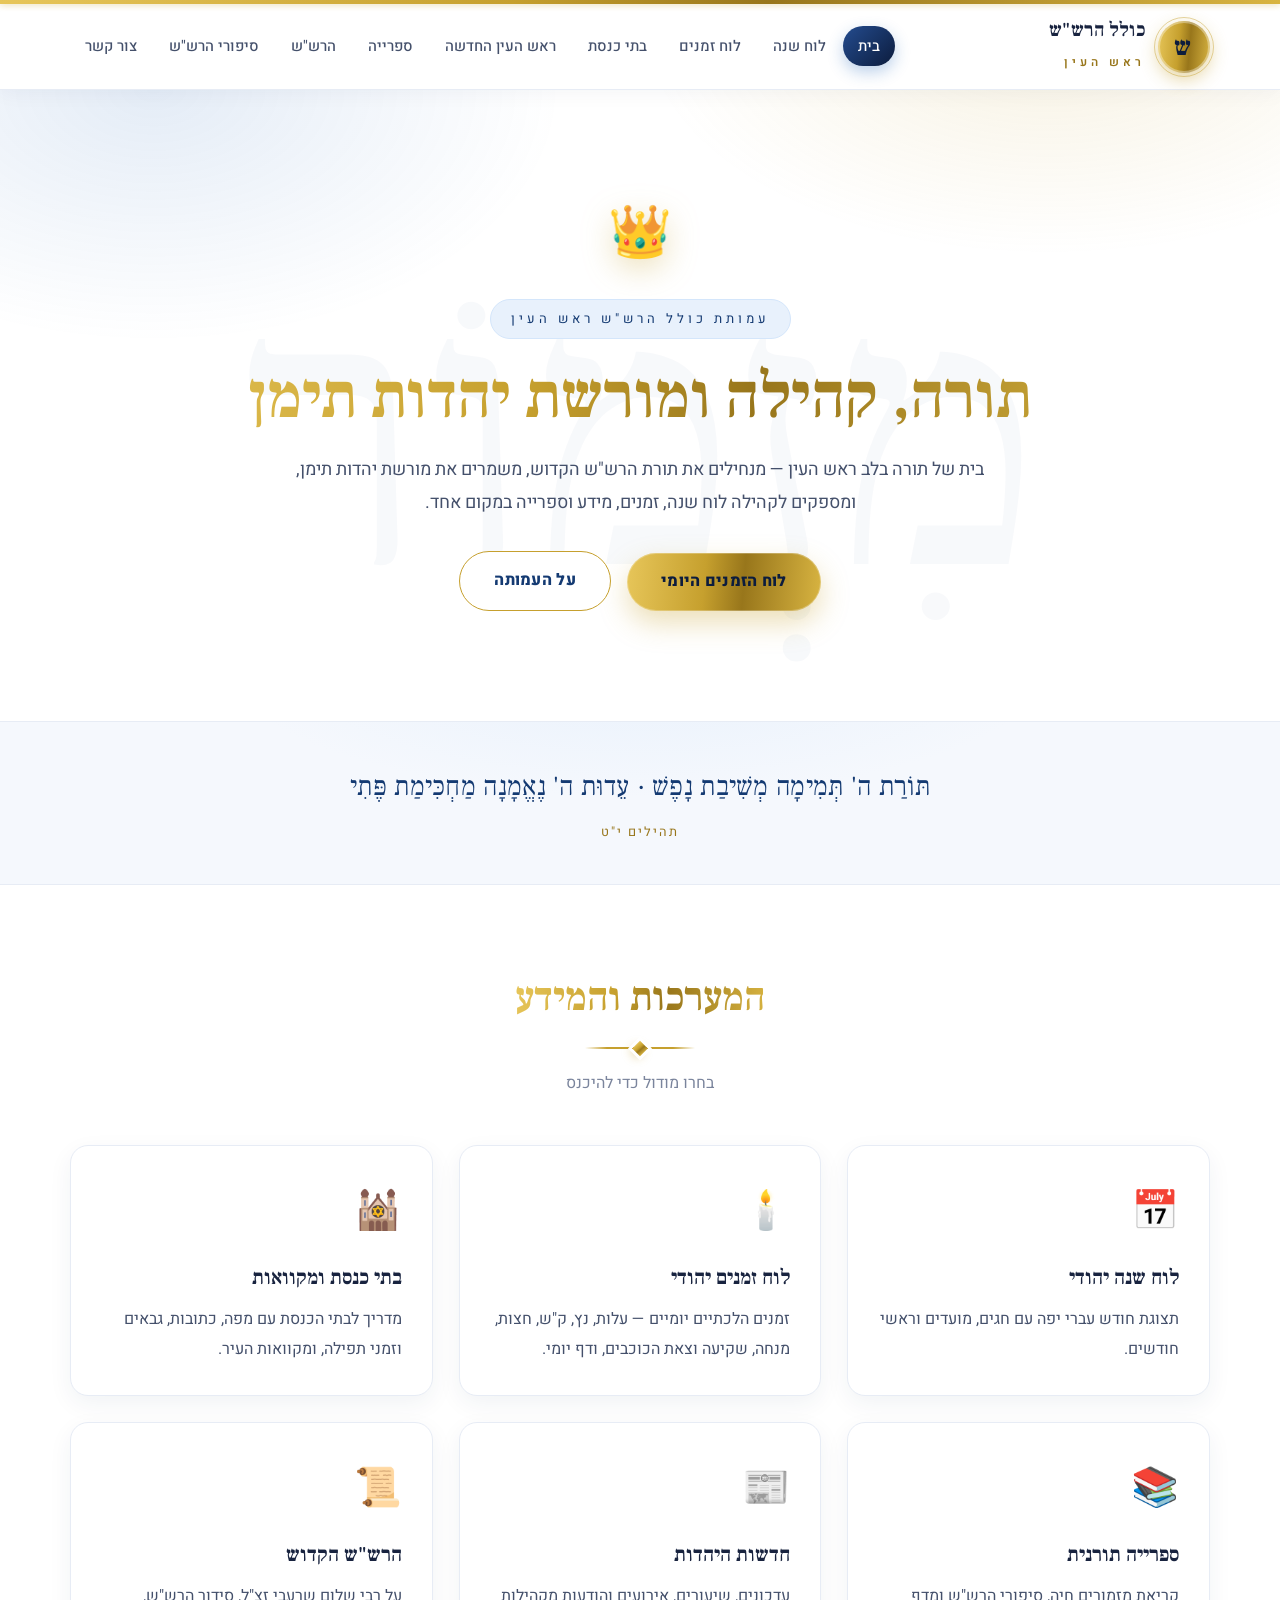
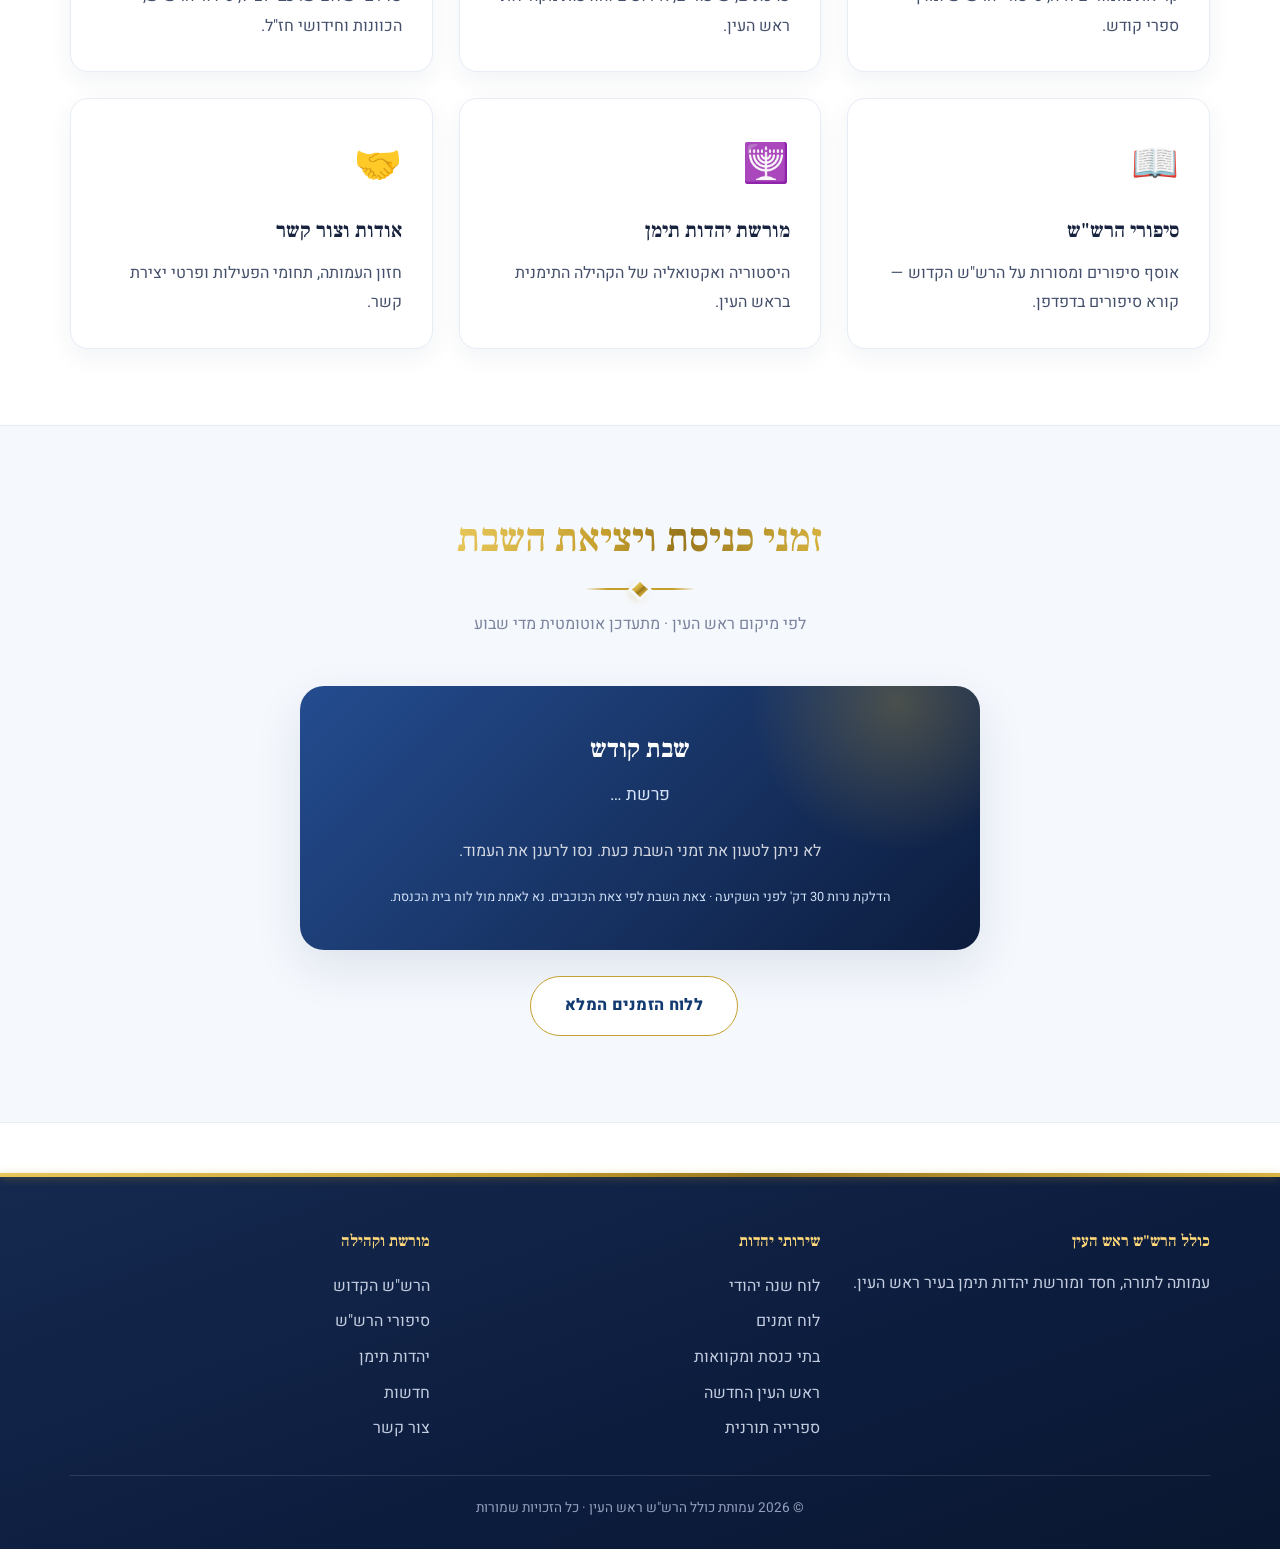
<file: index.html>
<!DOCTYPE html>
<html lang="he" dir="rtl">
<head>
  <meta charset="UTF-8">
  <meta name="viewport" content="width=device-width, initial-scale=1.0">
  <title>כולל הרש"ש ראש העין | תורה, קהילה ומורשת יהדות תימן</title>
  <meta name="description" content="עמותת כולל הרש&quot;ש ראש העין - לוח שנה ולוח זמנים יהודי, חדשות, בתי כנסת ומקוואות, ספרייה תורנית, תורת הרש&quot;ש ומורשת יהדות תימן.">
  <link rel="preconnect" href="https://fonts.googleapis.com">
  <link href="https://fonts.googleapis.com/css2?family=Heebo:wght@400;500;700;800&family=Frank+Ruhl+Libre:wght@500;700;900&display=swap" rel="stylesheet">
  <link rel="stylesheet" href="style.css">
</head>
<body>
  <div id="app-header"></div>

  <!-- Hero -->
  <section class="hero">
    <div class="container">
      <div class="crown">👑</div>
      <div class="sub">עמותת כולל הרש"ש ראש העין</div>
      <h1 class="gold-text">תורה, קהילה ומורשת יהדות תימן</h1>
      <p class="lead">בית של תורה בלב ראש העין — מנחילים את תורת הרש"ש הקדוש, משמרים את מורשת יהדות תימן, ומספקים לקהילה לוח שנה, זמנים, מידע וספרייה במקום אחד.</p>
      <a class="btn" href="luach.html">לוח הזמנים היומי</a>
      <a class="btn ghost" href="about.html">על העמותה</a>
    </div>
  </section>

  <!-- פסוק קודש -->
  <section class="verse-band">
    <div class="container">
      <div class="verse">תּוֹרַת ה' תְּמִימָה מְשִׁיבַת נָפֶשׁ · עֵדוּת ה' נֶאֱמָנָה מַחְכִּימַת פֶּתִי</div>
      <small>תהילים י"ט</small>
    </div>
  </section>

  <!-- פורטל מערכות -->
  <section class="section">
    <div class="container">
      <div class="section-title">
        <h2 class="gold-text">המערכות והמידע</h2>
        <p>בחרו מודול כדי להיכנס</p>
      </div>
      <div class="grid">
        <a class="card" href="calendar.html">
          <div class="ico">📅</div>
          <h3>לוח שנה יהודי</h3>
          <p>תצוגת חודש עברי יפה עם חגים, מועדים וראשי חודשים.</p>
        </a>
        <a class="card" href="luach.html">
          <div class="ico">🕯️</div>
          <h3>לוח זמנים יהודי</h3>
          <p>זמנים הלכתיים יומיים — עלות, נץ, ק"ש, חצות, מנחה, שקיעה וצאת הכוכבים, ודף יומי.</p>
        </a>
        <a class="card" href="judaism.html">
          <div class="ico">🕍</div>
          <h3>בתי כנסת ומקוואות</h3>
          <p>מדריך לבתי הכנסת עם מפה, כתובות, גבאים וזמני תפילה, ומקוואות העיר.</p>
        </a>
        <a class="card" href="library.html">
          <div class="ico">📚</div>
          <h3>ספרייה תורנית</h3>
          <p>קריאת מזמורים חיה, סיפורי הרש"ש ומדף ספרי קודש.</p>
        </a>
        <a class="card" href="news.html">
          <div class="ico">📰</div>
          <h3>חדשות היהדות</h3>
          <p>עדכונים, שיעורים, אירועים והודעות מקהילות ראש העין.</p>
        </a>
        <a class="card" href="rashash.html">
          <div class="ico">📜</div>
          <h3>הרש"ש הקדוש</h3>
          <p>על רבי שלום שרעבי זצ"ל, סידור הרש"ש, הכוונות וחידושי חז"ל.</p>
        </a>
        <a class="card" href="sippurim.html">
          <div class="ico">📖</div>
          <h3>סיפורי הרש"ש</h3>
          <p>אוסף סיפורים ומסורות על הרש"ש הקדוש — קורא סיפורים בדפדפן.</p>
        </a>
        <a class="card" href="teimanim.html">
          <div class="ico">🕎</div>
          <h3>מורשת יהדות תימן</h3>
          <p>היסטוריה ואקטואליה של הקהילה התימנית בראש העין.</p>
        </a>
        <a class="card" href="about.html">
          <div class="ico">🤝</div>
          <h3>אודות וצור קשר</h3>
          <p>חזון העמותה, תחומי הפעילות ופרטי יצירת קשר.</p>
        </a>
      </div>
    </div>
  </section>

  <!-- זמני שבת -->
  <section class="section alt">
    <div class="container">
      <div class="section-title">
        <h2 class="gold-text">זמני כניסת ויציאת השבת</h2>
        <p>לפי מיקום ראש העין · מתעדכן אוטומטית מדי שבוע</p>
      </div>
      <div class="shabbat-box">
        <h3>שבת קודש</h3>
        <div class="parasha">פרשת <span id="shabbatParasha">…</span></div>
        <div class="shabbat-times" id="shabbatTimes"><p>טוען זמנים…</p></div>
        <div class="shabbat-note">הדלקת נרות 30 דק' לפני השקיעה · צאת השבת לפי צאת הכוכבים. נא לאמת מול לוח בית הכנסת.</div>
      </div>
      <div style="text-align:center; margin-top:26px;">
        <a class="btn ghost" href="luach.html">ללוח הזמנים המלא</a>
      </div>
    </div>
  </section>

  <div id="app-footer"></div>

  <script src="components.js"></script>
  <script src="script.js"></script>
</body>
</html>
</file>
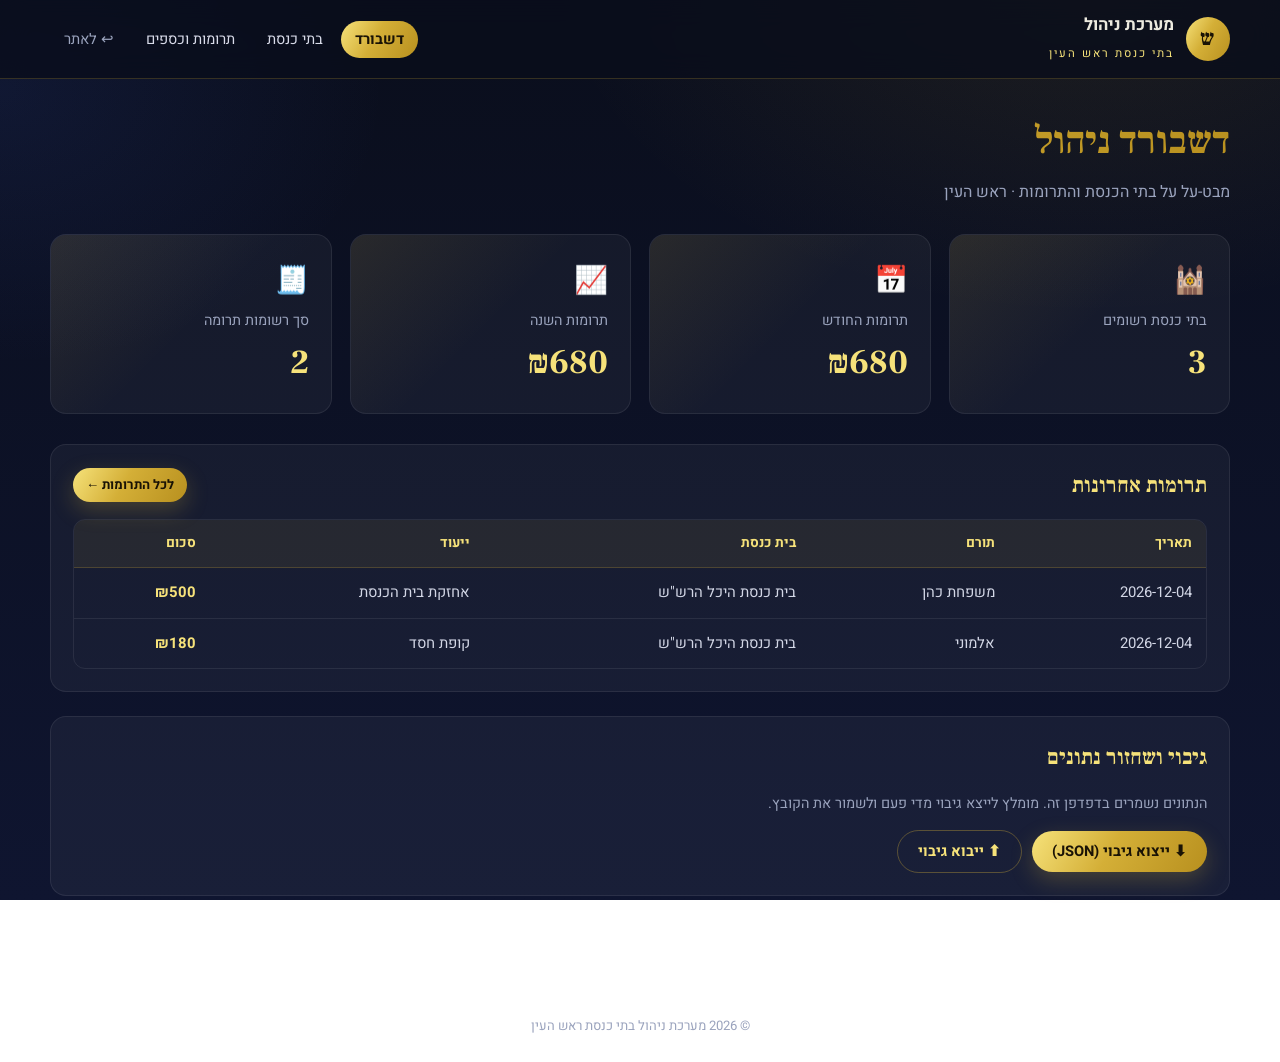
<file: admin/index.html>
<!DOCTYPE html>
<html lang="he" dir="rtl">
<head>
  <meta charset="UTF-8">
  <meta name="viewport" content="width=device-width, initial-scale=1.0">
  <title>דשבורד | מערכת ניהול בתי כנסת ראש העין</title>
  <link rel="preconnect" href="https://fonts.googleapis.com">
  <link href="https://fonts.googleapis.com/css2?family=Heebo:wght@400;500;700;800&family=Frank+Ruhl+Libre:wght@500;700;900&display=swap" rel="stylesheet">
  <link rel="stylesheet" href="admin.css">
</head>
<body>
  <header class="site-header" id="siteHeader"></header>

  <div class="page-head">
    <div class="container">
      <h1 class="gold-text">דשבורד ניהול</h1>
      <p>מבט-על על בתי הכנסת והתרומות · ראש העין</p>
    </div>
  </div>

  <main>
    <div class="container">
      <div class="stats" id="stats"></div>

      <div class="panel">
        <div class="panel-head">
          <h2>תרומות אחרונות</h2>
          <a class="btn sm" href="donations.html">לכל התרומות ←</a>
        </div>
        <div class="table-wrap">
          <table>
            <thead><tr><th>תאריך</th><th>תורם</th><th>בית כנסת</th><th>ייעוד</th><th>סכום</th></tr></thead>
            <tbody id="recentBody"></tbody>
          </table>
        </div>
      </div>

      <div class="panel">
        <div class="panel-head">
          <h2>גיבוי ושחזור נתונים</h2>
        </div>
        <p style="color:var(--muted); margin-bottom:14px; font-size:.9rem;">
          הנתונים נשמרים בדפדפן זה. מומלץ לייצא גיבוי מדי פעם ולשמור את הקובץ.
        </p>
        <div class="toolbar">
          <button class="btn" onclick="doExport()">⬇ ייצוא גיבוי (JSON)</button>
          <button class="btn ghost" onclick="document.getElementById('importFile').click()">⬆ ייבוא גיבוי</button>
          <input type="file" id="importFile" accept="application/json" style="display:none" onchange="doImport(this)">
        </div>
      </div>
    </div>
  </main>

  <div class="footer-note">© <span id="year"></span> מערכת ניהול בתי כנסת ראש העין</div>

  <script src="db.js"></script>
  <script src="ui.js"></script>
  <script>
    renderNav('home');
    document.getElementById('year').textContent = new Date().getFullYear();

    function synName(id) {
      const s = DB.synagogues.get(id);
      return s ? s.name : '—';
    }

    function render() {
      const syn = DB.synagogues.all();
      const don = DB.donations.all();
      const now = new Date();
      const monthKey = now.toISOString().slice(0, 7);
      const yearKey = now.getFullYear().toString();

      const monthTotal = don.filter(d => (d.date || '').startsWith(monthKey))
        .reduce((s, d) => s + Number(d.amount || 0), 0);
      const yearTotal = don.filter(d => (d.date || '').startsWith(yearKey))
        .reduce((s, d) => s + Number(d.amount || 0), 0);

      document.getElementById('stats').innerHTML = `
        <div class="stat"><div class="ico">🕍</div><div class="label">בתי כנסת רשומים</div><div class="num">${syn.length}</div></div>
        <div class="stat"><div class="ico">📅</div><div class="label">תרומות החודש</div><div class="num">${ils(monthTotal)}</div></div>
        <div class="stat"><div class="ico">📈</div><div class="label">תרומות השנה</div><div class="num">${ils(yearTotal)}</div></div>
        <div class="stat"><div class="ico">🧾</div><div class="label">סך רשומות תרומה</div><div class="num">${don.length}</div></div>`;

      const recent = [...don].sort((a, b) => (b.date || '').localeCompare(a.date || '')).slice(0, 6);
      const body = document.getElementById('recentBody');
      if (!recent.length) {
        body.innerHTML = `<tr><td colspan="5" class="empty">אין עדיין תרומות. אפשר להוסיף במסך "תרומות וכספים".</td></tr>`;
        return;
      }
      body.innerHTML = recent.map(d => `
        <tr>
          <td>${esc(d.date) || '—'}</td>
          <td>${esc(d.donor) || '—'}</td>
          <td>${esc(synName(d.synagogueId))}</td>
          <td>${esc(d.purpose) || '—'}</td>
          <td class="amount">${ils(d.amount)}</td>
        </tr>`).join('');
    }

    function doExport() {
      const blob = new Blob([DB.exportAll()], { type: 'application/json' });
      const a = document.createElement('a');
      a.href = URL.createObjectURL(blob);
      a.download = 'roshhaayin-backup-' + new Date().toISOString().slice(0, 10) + '.json';
      a.click();
      toast('הגיבוי יוצא בהצלחה');
    }

    function doImport(input) {
      const file = input.files[0];
      if (!file) return;
      if (!confirm('הייבוא יחליף את כל הנתונים הקיימים. להמשיך?')) { input.value = ''; return; }
      const reader = new FileReader();
      reader.onload = () => {
        try { DB.importAll(reader.result); toast('הנתונים יובאו בהצלחה'); render(); }
        catch (e) { alert('קובץ לא תקין'); }
        input.value = '';
      };
      reader.readAsText(file);
    }

    render();
  </script>
</body>
</html>
</file>
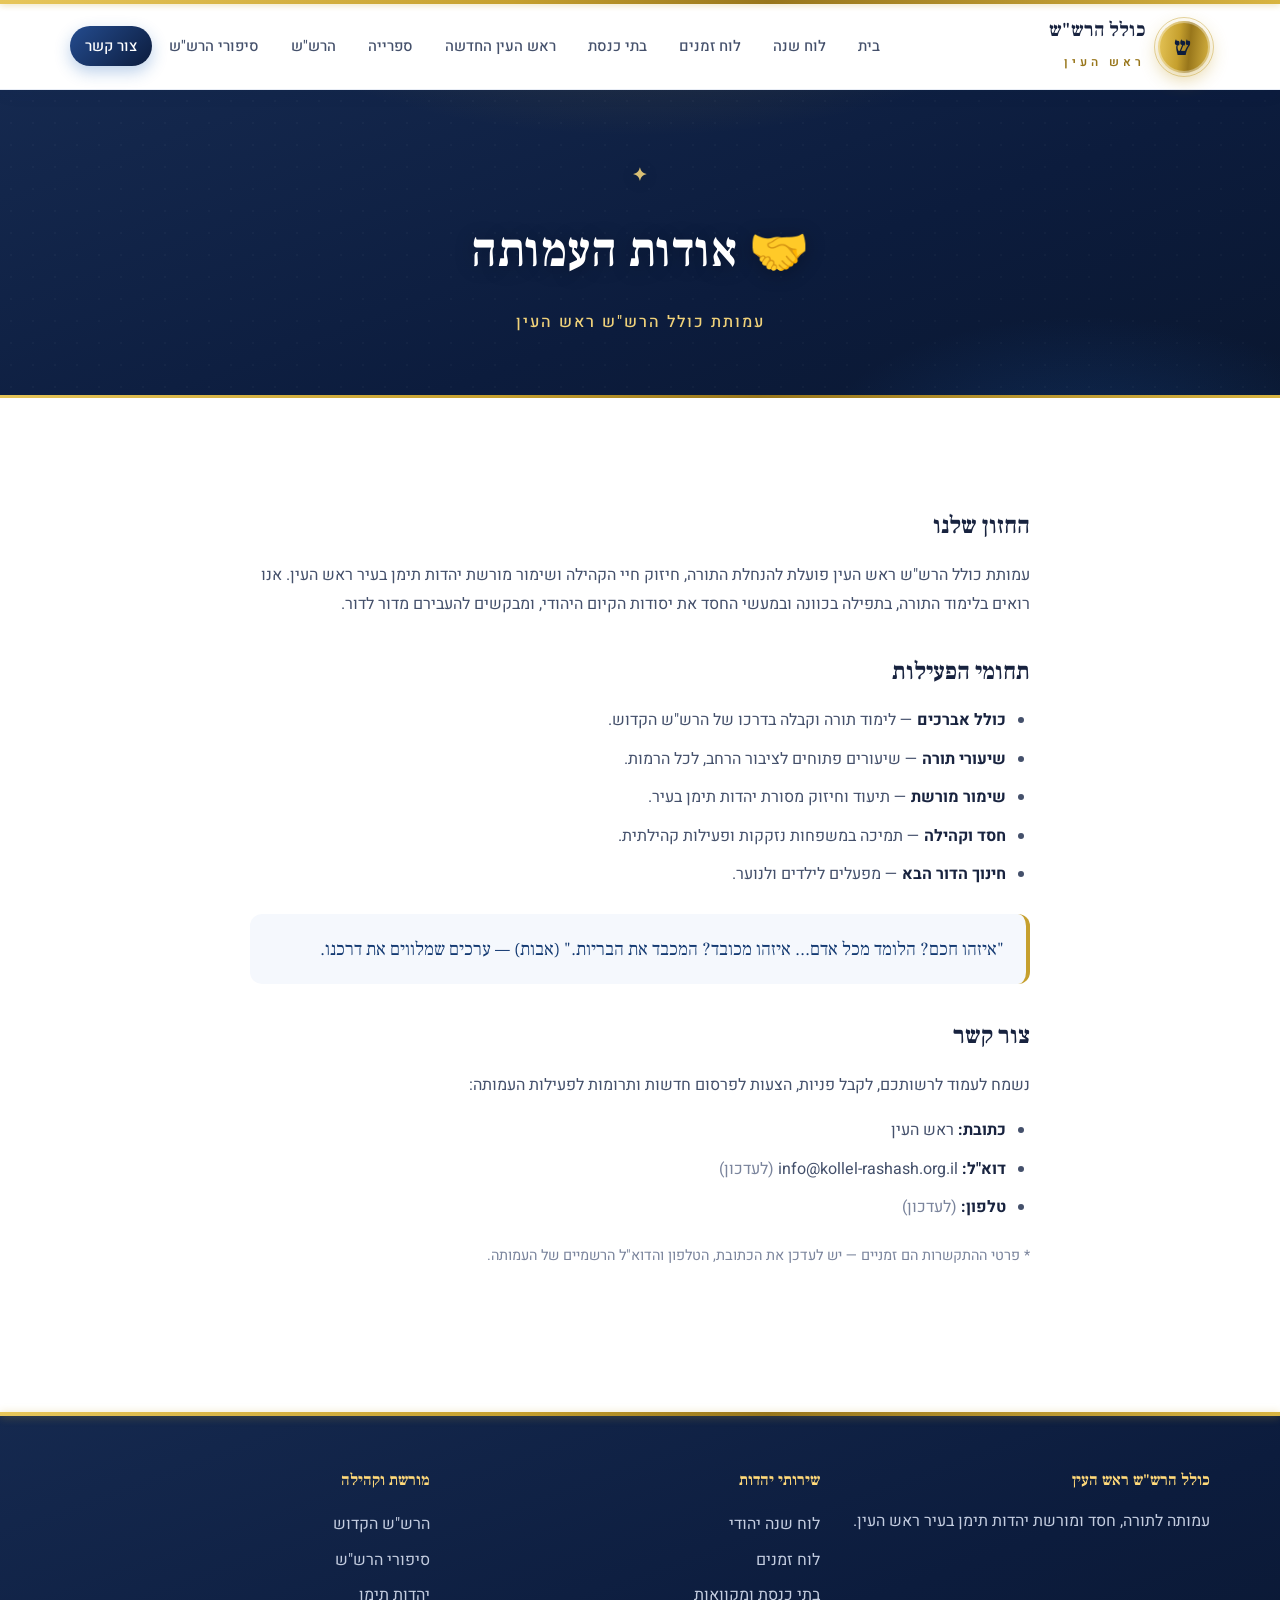
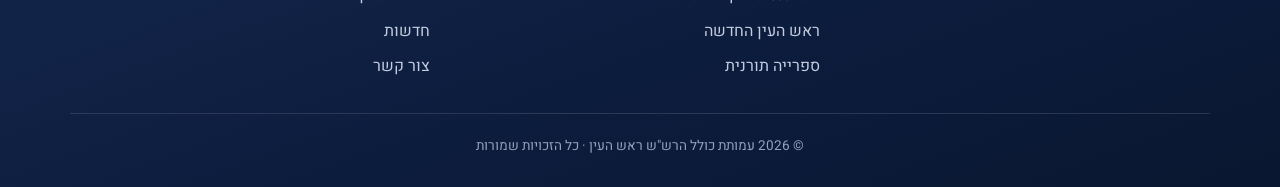
<file: about.html>
<!DOCTYPE html>
<html lang="he" dir="rtl">
<head>
  <meta charset="UTF-8">
  <meta name="viewport" content="width=device-width, initial-scale=1.0">
  <title>אודות העמותה וצור קשר | כולל הרש"ש ראש העין</title>
  <meta name="description" content="אודות עמותת כולל הרש&quot;ש ראש העין - חזון, פעילות וצור קשר.">
  <link rel="preconnect" href="https://fonts.googleapis.com">
  <link href="https://fonts.googleapis.com/css2?family=Heebo:wght@400;500;700;800&family=Frank+Ruhl+Libre:wght@500;700&display=swap" rel="stylesheet">
  <link rel="stylesheet" href="style.css">
</head>
<body>
  <div id="app-header"></div>

  <section class="page-head">
    <div class="container">
      <h1>🤝 אודות העמותה</h1>
      <p>עמותת כולל הרש"ש ראש העין</p>
    </div>
  </section>

  <section class="section">
    <div class="container">
      <div class="prose">
        <h3>החזון שלנו</h3>
        <p>עמותת כולל הרש"ש ראש העין פועלת להנחלת התורה, חיזוק חיי הקהילה ושימור מורשת יהדות תימן בעיר ראש העין. אנו רואים בלימוד התורה, בתפילה בכוונה ובמעשי החסד את יסודות הקיום היהודי, ומבקשים להעבירם מדור לדור.</p>

        <h3>תחומי הפעילות</h3>
        <ul>
          <li><b>כולל אברכים</b> — לימוד תורה וקבלה בדרכו של הרש"ש הקדוש.</li>
          <li><b>שיעורי תורה</b> — שיעורים פתוחים לציבור הרחב, לכל הרמות.</li>
          <li><b>שימור מורשת</b> — תיעוד וחיזוק מסורת יהדות תימן בעיר.</li>
          <li><b>חסד וקהילה</b> — תמיכה במשפחות נזקקות ופעילות קהילתית.</li>
          <li><b>חינוך הדור הבא</b> — מפעלים לילדים ולנוער.</li>
        </ul>

        <blockquote>"איזהו חכם? הלומד מכל אדם... איזהו מכובד? המכבד את הבריות." (אבות) — ערכים שמלווים את דרכנו.</blockquote>

        <h3>צור קשר</h3>
        <p>נשמח לעמוד לרשותכם, לקבל פניות, הצעות לפרסום חדשות ותרומות לפעילות העמותה:</p>
        <ul>
          <li><b>כתובת:</b> ראש העין</li>
          <li><b>דוא"ל:</b> <span style="direction:ltr; unicode-bidi:embed;">info@kollel-rashash.org.il</span> <span style="color:var(--muted)">(לעדכון)</span></li>
          <li><b>טלפון:</b> <span style="color:var(--muted)">(לעדכון)</span></li>
        </ul>
        <p style="color:var(--muted); font-size:.9rem;">* פרטי ההתקשרות הם זמניים — יש לעדכן את הכתובת, הטלפון והדוא"ל הרשמיים של העמותה.</p>
      </div>
    </div>
  </section>

  <div id="app-footer"></div>

  <script src="components.js"></script>
  <script src="script.js"></script>
</body>
</html>
</file>
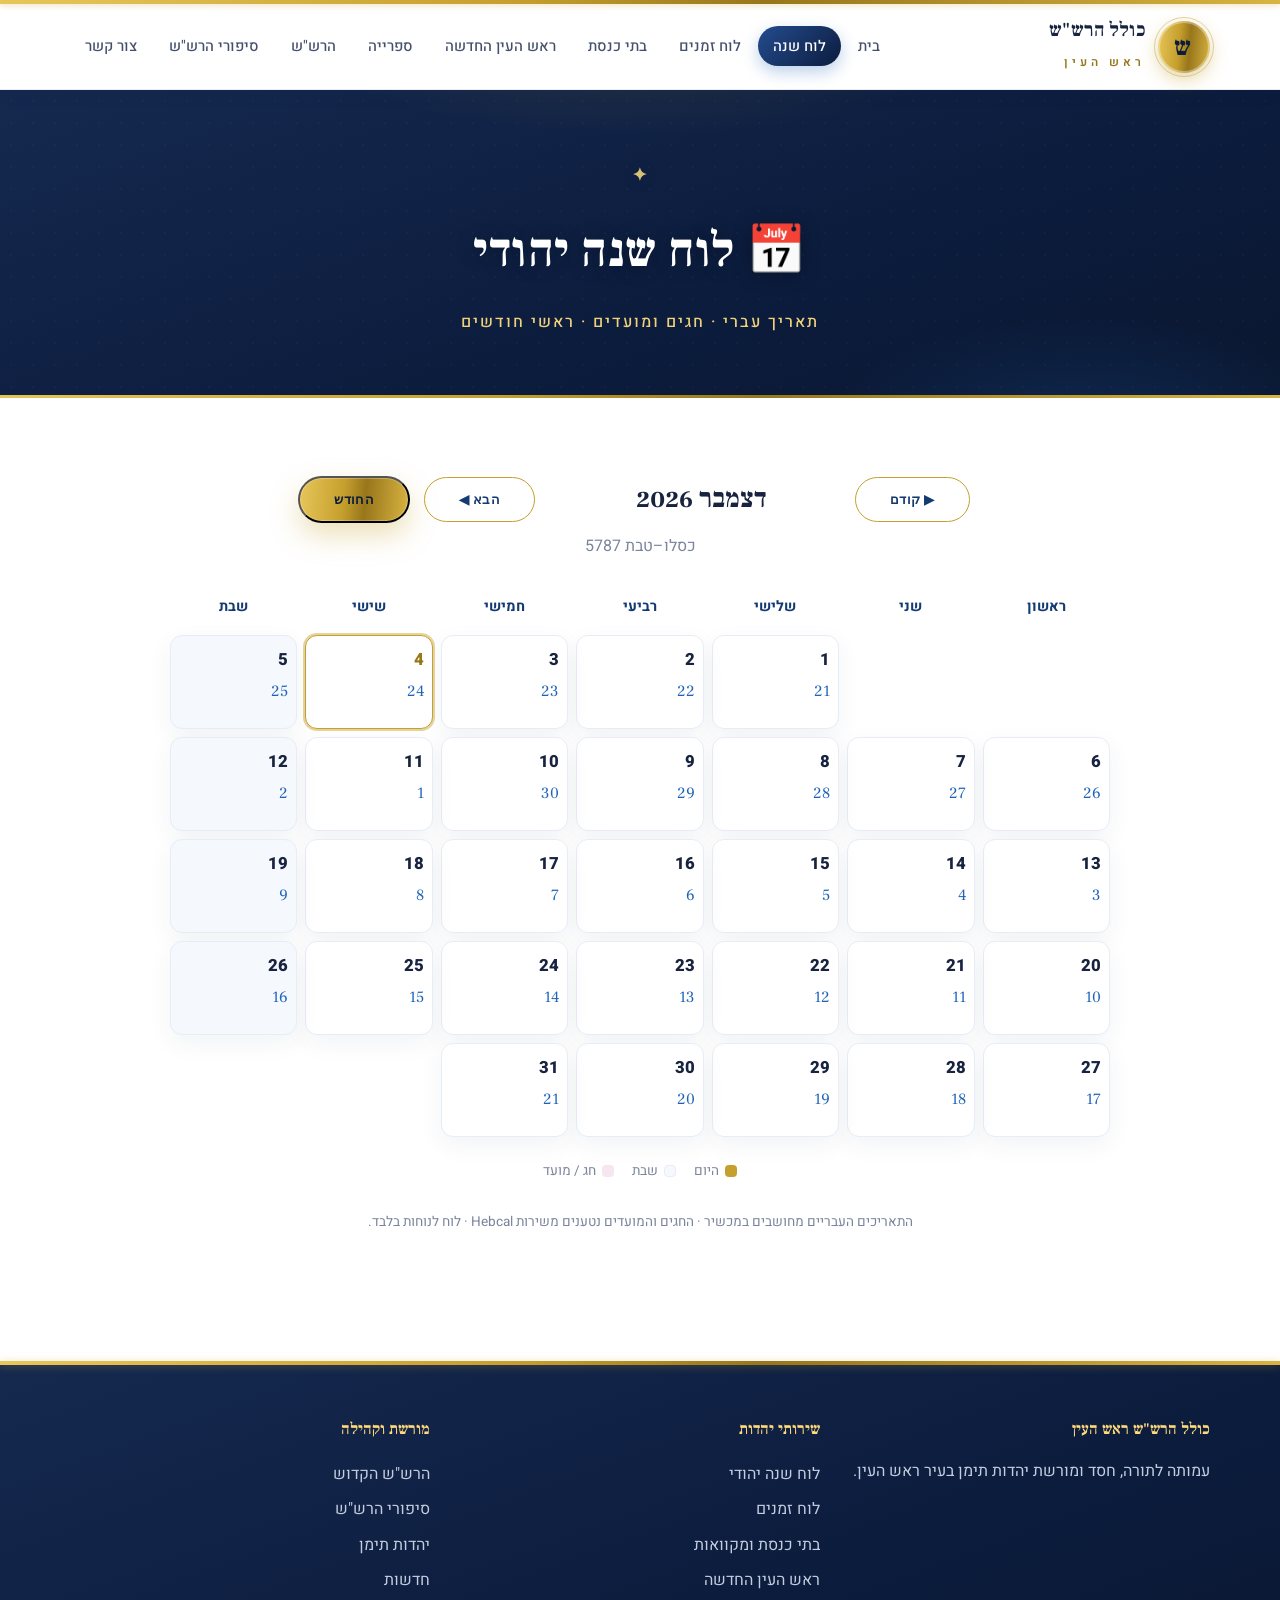
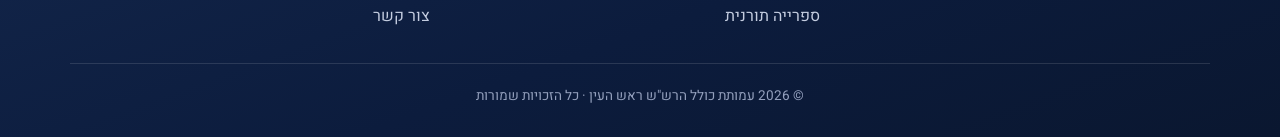
<file: calendar.html>
<!DOCTYPE html>
<html lang="he" dir="rtl">
<head>
  <meta charset="UTF-8">
  <meta name="viewport" content="width=device-width, initial-scale=1.0">
  <title>לוח שנה יהודי | כולל הרש"ש ראש העין</title>
  <meta name="description" content="לוח שנה עברי יפה - תצוגת חודש עם תאריכים עבריים, חגים, מועדים וראשי חודשים.">
  <link rel="preconnect" href="https://fonts.googleapis.com">
  <link href="https://fonts.googleapis.com/css2?family=Heebo:wght@400;500;700;800&family=Frank+Ruhl+Libre:wght@500;700;900&display=swap" rel="stylesheet">
  <link rel="stylesheet" href="style.css">
  <style>
    .cal-bar { display: flex; justify-content: center; align-items: center; gap: 14px; margin-bottom: 8px; flex-wrap: wrap; }
    .cal-title { font-family: 'Frank Ruhl Libre', serif; font-size: 1.7rem; color: var(--ink); font-weight: 700; min-width: 280px; text-align: center; }
    .cal-sub { text-align: center; color: var(--muted); margin-bottom: 26px; }
    .cal-grid { display: grid; grid-template-columns: repeat(7, 1fr); gap: 8px; max-width: 940px; margin: 0 auto; }
    .cal-dow { text-align: center; font-weight: 700; color: var(--techelet-deep); padding: 6px 0; font-size: .9rem; }
    .cal-cell { min-height: 94px; background: #fff; border: 1px solid var(--line); border-radius: 12px; padding: 8px; display: flex; flex-direction: column; gap: 2px; box-shadow: var(--shadow-sm); transition: transform .2s, border-color .2s; }
    .cal-cell:hover { transform: translateY(-2px); border-color: #cdddf3; }
    .cal-cell.empty { background: transparent; border: none; box-shadow: none; }
    .cal-cell .greg { font-weight: 800; color: var(--ink); font-size: 1.05rem; }
    .cal-cell .heb { font-family: 'Frank Ruhl Libre', serif; color: var(--techelet); font-size: .98rem; }
    .cal-cell .evs { margin-top: auto; display: flex; flex-direction: column; gap: 2px; }
    .cal-cell .ev { background: var(--techelet-soft); color: var(--techelet-deep); font-size: .66rem; border-radius: 6px; padding: 1px 5px; line-height: 1.45; }
    .cal-cell.today { border-color: var(--gold); box-shadow: 0 0 0 2px rgba(198,160,46,.45); }
    .cal-cell.today .greg { color: var(--gold-deep); }
    .cal-cell.shabbat { background: var(--bg-tint); }
    .cal-cell.holiday .ev { background: #f6e6ef; color: var(--argaman); }
    .cal-legend { display: flex; justify-content: center; gap: 18px; flex-wrap: wrap; margin-top: 22px; color: var(--muted); font-size: .85rem; }
    .cal-legend span { display: inline-flex; align-items: center; gap: 6px; }
    .dot { width: 12px; height: 12px; border-radius: 4px; display: inline-block; }
    @media (max-width: 680px) {
      .cal-grid { gap: 4px; }
      .cal-cell { min-height: 62px; padding: 4px; border-radius: 8px; }
      .cal-cell .greg { font-size: .85rem; }
      .cal-cell .heb { font-size: .72rem; }
      .cal-cell .ev { font-size: .52rem; padding: 1px 3px; }
      .cal-dow { font-size: .72rem; }
    }
  </style>
</head>
<body>
  <div id="app-header"></div>

  <section class="page-head">
    <div class="container">
      <h1>📅 לוח שנה יהודי</h1>
      <p>תאריך עברי · חגים ומועדים · ראשי חודשים</p>
    </div>
  </section>

  <section class="section">
    <div class="container">
      <div class="cal-bar">
        <button class="btn ghost" onclick="changeMonth(-1)">▶ קודם</button>
        <div class="cal-title" id="calTitle">…</div>
        <button class="btn ghost" onclick="changeMonth(1)">הבא ◀</button>
        <button class="btn" onclick="goThisMonth()">החודש</button>
      </div>
      <div class="cal-sub" id="calSub"></div>

      <div class="cal-grid" id="calGrid"></div>

      <div class="cal-legend">
        <span><i class="dot" style="background:var(--gold)"></i> היום</span>
        <span><i class="dot" style="background:var(--bg-tint);border:1px solid var(--line)"></i> שבת</span>
        <span><i class="dot" style="background:#f6e6ef"></i> חג / מועד</span>
      </div>

      <p style="text-align:center; color:var(--muted); font-size:.85rem; margin-top:26px;">
        התאריכים העבריים מחושבים במכשיר · החגים והמועדים נטענים משירות Hebcal · לוח לנוחות בלבד.
      </p>
    </div>
  </section>

  <div id="app-footer"></div>

  <script src="components.js"></script>
  <script src="script.js"></script>
  <script>
    var view = new Date();
    view.setDate(1);

    var DOW = ['ראשון', 'שני', 'שלישי', 'רביעי', 'חמישי', 'שישי', 'שבת'];
    var hebDay = new Intl.DateTimeFormat('he-u-ca-hebrew', { day: 'numeric' });
    var hebMY  = new Intl.DateTimeFormat('he-u-ca-hebrew', { month: 'long', year: 'numeric' });
    var hebMonth = new Intl.DateTimeFormat('he-u-ca-hebrew', { month: 'long' });

    function isoDate(d) {
      return d.getFullYear() + '-' + String(d.getMonth() + 1).padStart(2, '0') + '-' + String(d.getDate()).padStart(2, '0');
    }
    function changeMonth(delta) { view.setMonth(view.getMonth() + delta); render(); }
    function goThisMonth() { view = new Date(); view.setDate(1); render(); }

    async function render() {
      var y = view.getFullYear(), m = view.getMonth();
      var first = new Date(y, m, 1);
      var daysInMonth = new Date(y, m + 1, 0).getDate();
      var todayIso = isoDate(new Date());

      document.getElementById('calTitle').textContent =
        first.toLocaleDateString('he-IL', { month: 'long', year: 'numeric' });
      // טווח חודשים עבריים
      var hStart = hebMonth.format(new Date(y, m, 1));
      var hEnd = hebMonth.format(new Date(y, m, daysInMonth));
      var hYear = hebMY.format(new Date(y, m, 15)).split(' ').slice(1).join(' ');
      document.getElementById('calSub').textContent =
        (hStart === hEnd ? hStart : hStart + '–' + hEnd) + ' ' + hYear;

      // אירועים מ-Hebcal לחודש זה
      var events = {};
      try {
        var url = 'https://www.hebcal.com/hebcal?v=1&cfg=json&year=' + y + '&month=' + (m + 1) +
          '&maj=on&min=on&mod=on&nx=on&mf=on&ss=on&lg=h&c=off';
        var res = await fetch(url);
        var data = await res.json();
        (data.items || []).forEach(function (it) {
          if (!it.date) return;
          var key = it.date.substring(0, 10);
          (events[key] = events[key] || []).push(it.title);
        });
      } catch (e) {}

      var html = '';
      DOW.forEach(function (d) { html += '<div class="cal-dow">' + d + '</div>'; });
      for (var i = 0; i < first.getDay(); i++) html += '<div class="cal-cell empty"></div>';

      for (var day = 1; day <= daysInMonth; day++) {
        var date = new Date(y, m, day);
        var iso = isoDate(date);
        var cls = 'cal-cell';
        if (iso === todayIso) cls += ' today';
        if (date.getDay() === 6) cls += ' shabbat';
        var evs = events[iso] || [];
        if (evs.length) cls += ' holiday';
        var evHtml = evs.map(function (t) { return '<div class="ev">' + t + '</div>'; }).join('');
        html += '<div class="' + cls + '">' +
          '<div class="greg">' + day + '</div>' +
          '<div class="heb">' + hebDay.format(date) + '</div>' +
          '<div class="evs">' + evHtml + '</div></div>';
      }
      document.getElementById('calGrid').innerHTML = html;
    }

    render();
  </script>
</body>
</html>
</file>
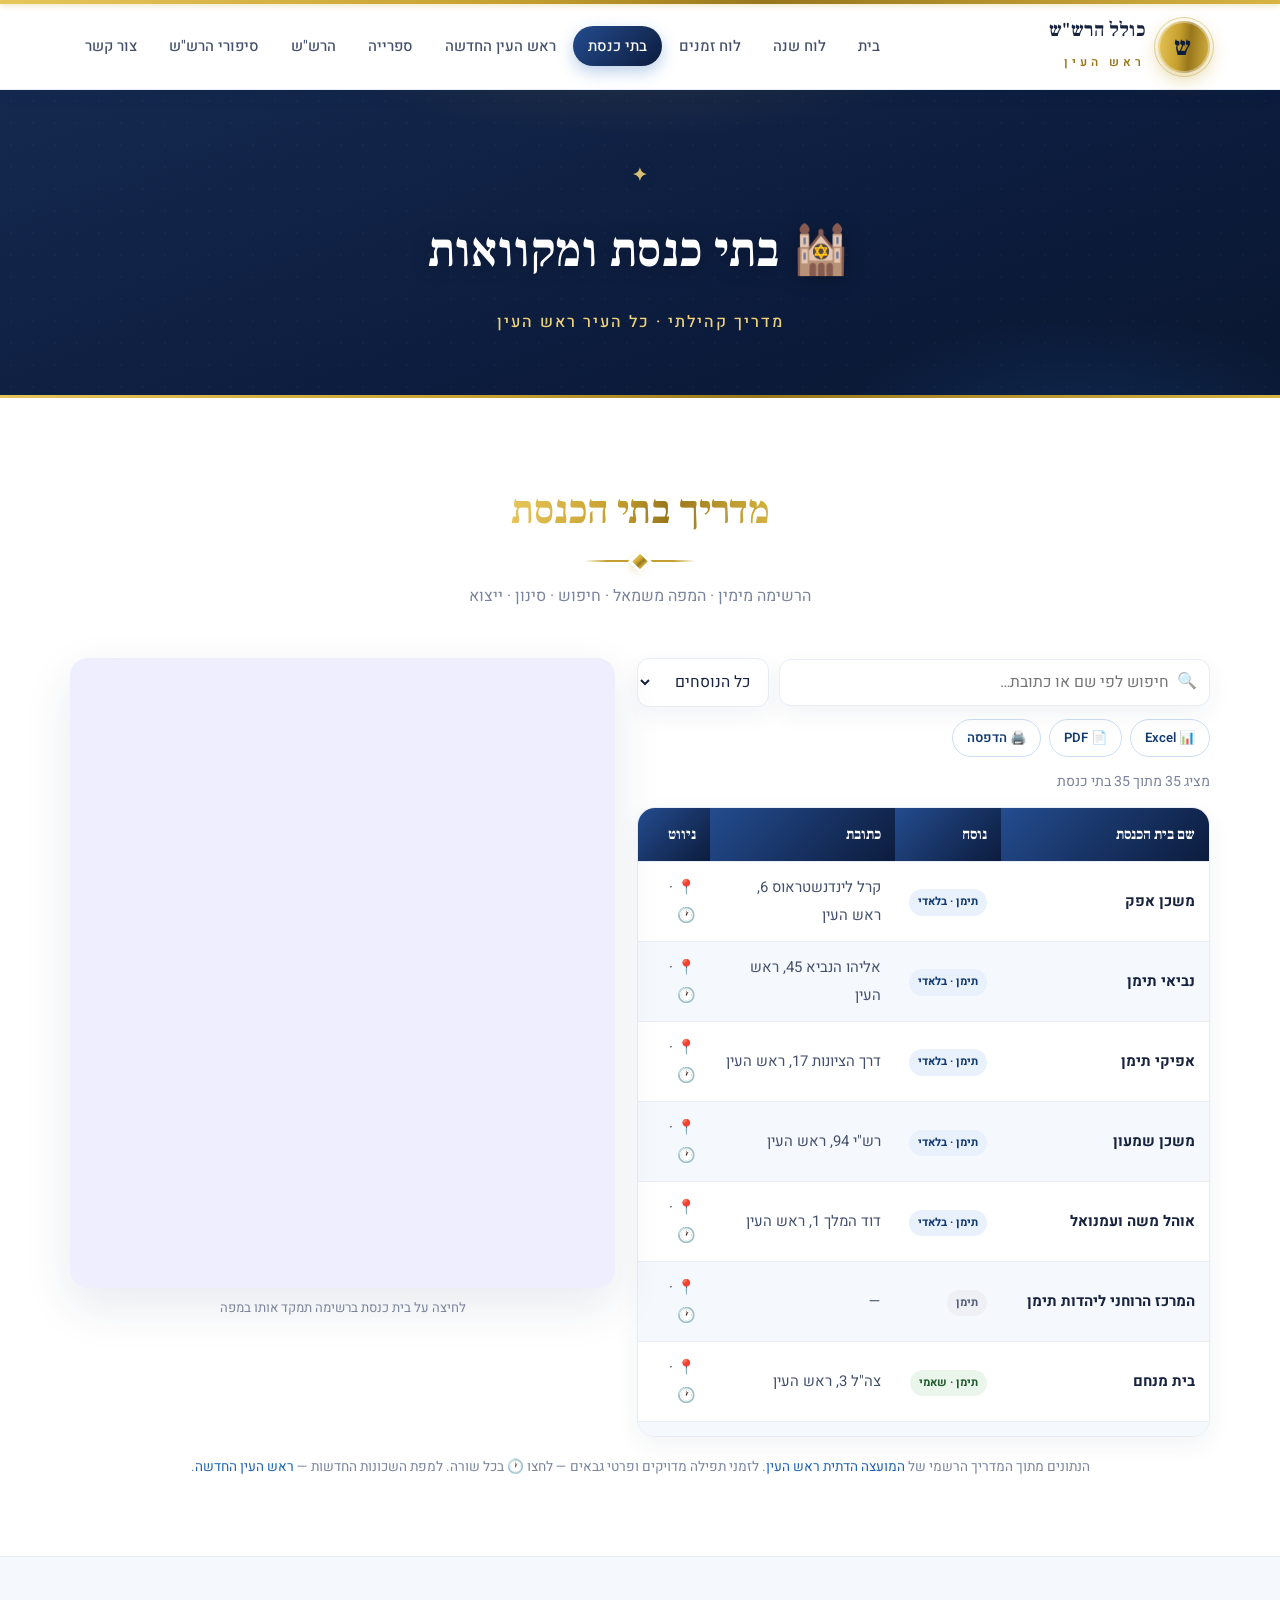
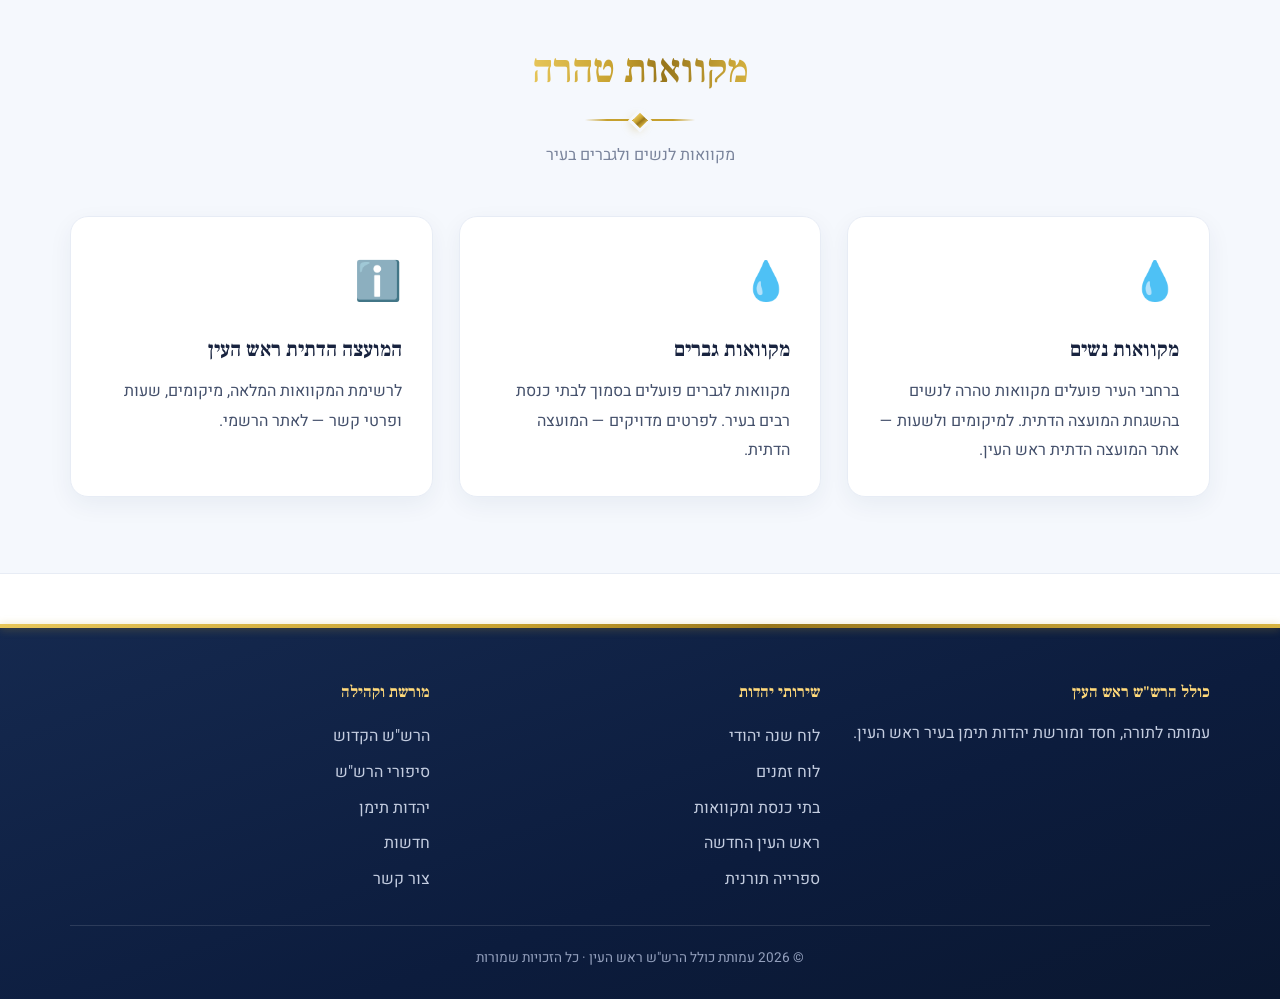
<file: judaism.html>
<!DOCTYPE html>
<html lang="he" dir="rtl">
<head>
  <meta charset="UTF-8">
  <meta name="viewport" content="width=device-width, initial-scale=1.0">
  <title>בתי כנסת ומקוואות בראש העין | כולל הרש"ש</title>
  <meta name="description" content="מדריך בתי הכנסת בראש העין - רשימה ומפה זה לצד זה, חיפוש, סינון לפי נוסח, ניווט וייצוא ל-PDF/Excel והדפסה. מקור: המועצה הדתית ראש העין.">
  <link rel="preconnect" href="https://fonts.googleapis.com">
  <link href="https://fonts.googleapis.com/css2?family=Heebo:wght@400;500;700;800&family=Frank+Ruhl+Libre:wght@500;700;900&display=swap" rel="stylesheet">
  <link rel="stylesheet" href="style.css">
  <style>
    /* רשימה (ראשונה, מימין) + מפה (שנייה, משמאל) זה לצד זה */
    .split { display: grid; grid-template-columns: 1.05fr 1fr; gap: 22px; align-items: start; max-width: 1180px; margin: 0 auto; }
    .map-col { position: sticky; top: 86px; }
    .map-frame { width: 100%; height: 70vh; min-height: 420px; border: 0; border-radius: var(--radius); box-shadow: var(--shadow); display: block; background: #eef; }
    .map-cap { text-align: center; color: var(--muted); font-size: .82rem; margin-top: 8px; }

    .toolbar { display: flex; gap: 10px; flex-wrap: wrap; align-items: center; margin-bottom: 12px; }
    .toolbar .search { flex: 1; min-width: 180px; position: relative; }
    .toolbar .search input { width: 100%; padding: 11px 40px 11px 14px; border-radius: 12px; border: 1px solid var(--line); font-family: inherit; font-size: .98rem; color: var(--ink); background: #fff; box-shadow: var(--shadow-sm); }
    .toolbar .search::before { content: "🔍"; position: absolute; top: 50%; right: 13px; transform: translateY(-50%); opacity: .6; }
    .toolbar select { padding: 11px 14px; border-radius: 12px; border: 1px solid var(--line); font-family: inherit; font-size: .98rem; color: var(--ink); background: #fff; box-shadow: var(--shadow-sm); }

    .export-bar { display: flex; gap: 8px; flex-wrap: wrap; margin-bottom: 12px; }
    .export-bar button { padding: 8px 14px; border-radius: 999px; border: 1px solid #cdddf3; background: #fff; color: var(--techelet-deep); font-family: inherit; font-size: .82rem; font-weight: 600; cursor: pointer; transition: background .2s, transform .15s; }
    .export-bar button:hover { background: var(--techelet-soft); transform: translateY(-1px); }
    .count-line { color: var(--muted); font-size: .88rem; margin-bottom: 12px; }

    .list-wrap { max-height: 70vh; overflow-y: auto; border-radius: var(--radius); border: 1px solid var(--line); box-shadow: var(--shadow-sm); background: #fff; }
    table.shuls { width: 100%; border-collapse: collapse; font-size: .93rem; }
    table.shuls thead th { background: var(--grad-tech); color: #fff; padding: 13px 14px; text-align: right; font-family: 'Frank Ruhl Libre', serif; font-weight: 700; white-space: nowrap; position: sticky; top: 0; z-index: 2; }
    table.shuls tbody td { padding: 12px 14px; border-top: 1px solid var(--line); color: var(--ink-soft); }
    table.shuls tbody tr { cursor: pointer; }
    table.shuls tbody tr:nth-child(even) { background: var(--bg-tint); }
    table.shuls tbody tr:hover, table.shuls tbody tr.sel { background: var(--techelet-soft); }
    table.shuls .name { font-weight: 700; color: var(--ink); }
    .badge { display: inline-block; font-size: .7rem; font-weight: 700; padding: 3px 9px; border-radius: 999px; white-space: nowrap; }
    .b-baladi { background: #e8f1fc; color: #143a72; }
    .b-shami  { background: #eaf6ec; color: #235c2f; }
    .b-sfarad { background: #f6e6ef; color: #7a2e57; }
    .b-ashkenaz { background: #fff1d9; color: #8a5a12; }
    .b-other  { background: #eef0f5; color: #555f78; }
    .nav-link { color: var(--techelet); font-weight: 600; white-space: nowrap; }
    .nav-link:hover { text-decoration: underline; }
    .no-results { text-align: center; padding: 30px; color: var(--muted); }

    /* נייד: הכל אחד מתחת לשני — קודם רשימה, אחר כך מפה */
    @media (max-width: 900px) {
      .split { grid-template-columns: 1fr; }
      .map-col { position: static; }
      .map-frame { height: 56vh; }
      .list-wrap { max-height: none; }
      table.shuls thead { display: none; }
      table.shuls, table.shuls tbody, table.shuls tr, table.shuls td { display: block; width: 100%; }
      table.shuls tr { border-top: 4px solid var(--techelet-soft); padding: 6px 0; }
      table.shuls td { border: none; padding: 5px 16px; }
      table.shuls td::before { content: attr(data-label) ": "; font-weight: 700; color: var(--ink); }
      table.shuls td.name-cell::before { content: ""; }
      table.shuls .name { font-size: 1.1rem; }
    }

    @media print {
      .site-header, #app-header, #app-footer, .site-footer, .toolbar, .export-bar,
      .map-col, .page-head p, .nav-link, .mikveh-sec { display: none !important; }
      .split { grid-template-columns: 1fr; }
      .list-wrap { max-height: none; overflow: visible; box-shadow: none; border: 1px solid #ccc; }
      body { background: #fff; }
      .print-head { display: block !important; text-align: center; margin-bottom: 16px; }
      table.shuls thead th { background: #143a72 !important; -webkit-print-color-adjust: exact; print-color-adjust: exact; }
      .section { padding: 0; }
    }
    .print-head { display: none; }
  </style>
</head>
<body>
  <div id="app-header"></div>

  <section class="page-head">
    <div class="container">
      <h1>🕍 בתי כנסת ומקוואות</h1>
      <p>מדריך קהילתי · כל העיר ראש העין</p>
    </div>
  </section>

  <section class="section">
    <div class="container">
      <div class="section-title">
        <h2 class="gold-text">מדריך בתי הכנסת</h2>
        <p>הרשימה מימין · המפה משמאל · חיפוש · סינון · ייצוא</p>
      </div>

      <div class="print-head">
        <h2 style="font-family:'Frank Ruhl Libre',serif;">מדריך בתי כנסת — ראש העין</h2>
        <div>עמותת כולל הרש"ש ראש העין · מקור: המועצה הדתית ראש העין</div>
      </div>

      <div class="split">
        <!-- רשימה (ראשונה, מימין) -->
        <div class="list-col">
          <div class="toolbar">
            <div class="search"><input type="text" id="searchBox" placeholder="חיפוש לפי שם או כתובת…" oninput="renderTable()"></div>
            <select id="nusachFilter" onchange="renderTable()">
              <option value="">כל הנוסחים</option>
              <option value="תימן · בלאדי">תימן · בלאדי</option>
              <option value="תימן · שאמי">תימן · שאמי</option>
              <option value="ספרד">ספרד</option>
              <option value="אשכנז">אשכנז</option>
              <option value="ירושלים">ירושלים</option>
              <option value="אחר">אחר / מעורב</option>
            </select>
          </div>
          <div class="export-bar">
            <button onclick="exportExcel()">📊 Excel</button>
            <button onclick="exportPDF()">📄 PDF</button>
            <button onclick="window.print()">🖨️ הדפסה</button>
          </div>
          <div class="count-line" id="countLine"></div>
          <div class="list-wrap">
            <table class="shuls">
              <thead><tr><th>שם בית הכנסת</th><th>נוסח</th><th>כתובת</th><th>ניווט</th></tr></thead>
              <tbody id="shulsBody"></tbody>
            </table>
          </div>
        </div>

        <!-- מפה (שנייה, משמאל) -->
        <div class="map-col">
          <iframe class="map-frame" id="mainMap" loading="lazy" referrerpolicy="no-referrer-when-downgrade"
            src="https://www.google.com/maps?q=%D7%91%D7%AA%D7%99%20%D7%9B%D7%A0%D7%A1%D7%AA%20%D7%A8%D7%90%D7%A9%20%D7%94%D7%A2%D7%99%D7%9F&output=embed"
            title="מפת בתי כנסת ראש העין"></iframe>
          <div class="map-cap">לחיצה על בית כנסת ברשימה תמקד אותו במפה</div>
        </div>
      </div>

      <p style="text-align:center; color:var(--muted); font-size:.85rem; margin-top:18px;">
        הנתונים מתוך המדריך הרשמי של
        <a href="https://mdrh.org.il/directory-synagogues/" target="_blank" rel="noopener" style="color:var(--techelet)">המועצה הדתית ראש העין</a>.
        לזמני תפילה מדויקים ופרטי גבאים — לחצו 🕐 בכל שורה.
        למפת השכונות החדשות — <a href="newcity.html" style="color:var(--techelet)">ראש העין החדשה</a>.
      </p>
    </div>
  </section>

  <!-- מקוואות -->
  <section class="section alt mikveh-sec">
    <div class="container">
      <div class="section-title">
        <h2 class="gold-text">מקוואות טהרה</h2>
        <p>מקוואות לנשים ולגברים בעיר</p>
      </div>
      <div class="grid">
        <div class="card">
          <div class="ico">💧</div>
          <h3>מקוואות נשים</h3>
          <p>ברחבי העיר פועלים מקוואות טהרה לנשים בהשגחת המועצה הדתית. למיקומים ולשעות — אתר המועצה הדתית ראש העין.</p>
        </div>
        <div class="card">
          <div class="ico">💧</div>
          <h3>מקוואות גברים</h3>
          <p>מקוואות לגברים פועלים בסמוך לבתי כנסת רבים בעיר. לפרטים מדויקים — המועצה הדתית.</p>
        </div>
        <a class="card" href="https://mdrh.org.il/" target="_blank" rel="noopener">
          <div class="ico">ℹ️</div>
          <h3>המועצה הדתית ראש העין</h3>
          <p>לרשימת המקוואות המלאה, מיקומים, שעות ופרטי קשר — לאתר הרשמי.</p>
        </a>
      </div>
    </div>
  </section>

  <div id="app-footer"></div>

  <script src="components.js"></script>
  <script src="script.js"></script>
  <script>
    /* נתונים מתוך המדריך הרשמי של המועצה הדתית ראש העין (mdrh.org.il). */
    var SHULS = [
      { name: 'משכן אפק', nusach: 'תימן · בלאדי', address: 'קרל לינדנשטראוס 6' },
      { name: 'נביאי תימן', nusach: 'תימן · בלאדי', address: 'אליהו הנביא 45' },
      { name: 'אפיקי תימן', nusach: 'תימן · בלאדי', address: 'דרך הציונות 17' },
      { name: 'משכן שמעון', nusach: 'תימן · בלאדי', address: 'רש"י 94' },
      { name: 'אוהל משה ועמנואל', nusach: 'תימן · בלאדי', address: 'דוד המלך 1' },
      { name: 'המרכז הרוחני ליהדות תימן', nusach: 'תימן', address: '' },
      { name: 'בית מנחם', nusach: 'תימן · שאמי', address: 'צה"ל 3' },
      { name: 'שם ועבר', nusach: 'תימן · שאמי', address: 'מנצורה 40' },
      { name: 'חפץ חיים', nusach: 'תימן · שאמי', address: 'קנדי / מלכי ישראל' },
      { name: 'שער השמים', nusach: 'תימן · שאמי', address: 'צה"ל 101' },
      { name: 'אהבת ישראל', nusach: 'ספרד', address: 'יגאל אלון 1' },
      { name: 'בית הכנסת הספרדי', nusach: 'ספרד', address: 'ברקן 2' },
      { name: 'הספרדי פסגות אפק (מאור ישראל)', nusach: 'ספרד', address: 'הרב שלום שבזי 182' },
      { name: 'אבן העזר', nusach: 'ספרד', address: 'מבצע דני' },
      { name: 'נוה צדק', nusach: 'אשכנז', address: 'ש"י עגנון 5' },
      { name: 'סיני', nusach: 'אשכנז', address: 'סיני 17' },
      { name: 'ישיבת צדק ושלום', nusach: 'ירושלים', address: 'חפץ חיים 6' },
      { name: 'בית הכנסת המרכזי פסגות אפק', nusach: 'אחר', address: 'נתן אלתרמן' },
      { name: 'דברי קהלת', nusach: 'אחר', address: 'אפק 25' },
      { name: 'בית כנסת חדש', nusach: 'אחר', address: 'צה"ל 55' },
      { name: 'צעירי פסגות אפק', nusach: 'אחר', address: '' },
      { name: 'פסגות אפק - שערי שמים', nusach: 'אחר', address: '' },
      { name: 'אהבת אחים - פסגות', nusach: 'אחר', address: '' },
      { name: 'זכור לאברהם', nusach: 'אחר', address: '' },
      { name: 'יד הרמב"ם', nusach: 'אחר', address: '' },
      { name: 'רמב"ם - לב אחים', nusach: 'אחר', address: '' },
      { name: 'בית אל', nusach: 'אחר', address: '' },
      { name: 'בית תפילה', nusach: 'אחר', address: '' },
      { name: 'היכל יד ושם', nusach: 'אחר', address: '' },
      { name: 'יד לחללי צה"ל', nusach: 'אחר', address: '' },
      { name: 'עוד יוסף חי', nusach: 'אחר', address: '' },
      { name: 'תפארת שלום', nusach: 'אחר', address: '' },
      { name: 'תפארת ישראל', nusach: 'אחר', address: '' },
      { name: 'אחוות אחים', nusach: 'אחר', address: '' },
      { name: 'בית חב"ד ראש העין', nusach: 'אחר', address: '' }
    ];

    var MDRH = 'https://mdrh.org.il/directory-synagogues/';

    function badgeClass(n) {
      if (n.indexOf('בלאדי') > -1) return 'b-baladi';
      if (n.indexOf('שאמי') > -1) return 'b-shami';
      if (n.indexOf('ספרד') > -1) return 'b-sfarad';
      if (n.indexOf('אשכנז') > -1) return 'b-ashkenaz';
      return 'b-other';
    }
    function mapsLink(q) { return 'https://www.google.com/maps/search/?api=1&query=' + encodeURIComponent(q); }
    function embedFor(q) { return 'https://www.google.com/maps?q=' + encodeURIComponent(q) + '&output=embed'; }

    function filtered() {
      var q = (document.getElementById('searchBox').value || '').trim();
      var nf = document.getElementById('nusachFilter').value;
      return SHULS.filter(function (s) {
        var matchQ = !q || s.name.indexOf(q) > -1 || (s.address && s.address.indexOf(q) > -1);
        var matchN = !nf || s.nusach === nf || (nf === 'אחר' && (s.nusach === 'אחר' || s.nusach === 'תימן'));
        return matchQ && matchN;
      });
    }

    function focusShul(idx) {
      var s = SHULS[idx];
      if (!s) return;
      var q = s.address ? (s.address + ', ראש העין') : (s.name + ' ראש העין');
      document.getElementById('mainMap').src = embedFor(q);
      document.querySelectorAll('#shulsBody tr').forEach(function (tr) { tr.classList.remove('sel'); });
      var row = document.querySelector('#shulsBody tr[data-idx="' + idx + '"]');
      if (row) row.classList.add('sel');
      // בנייד — גלילה אל המפה
      if (window.matchMedia('(max-width: 900px)').matches) {
        document.getElementById('mainMap').scrollIntoView({ behavior: 'smooth', block: 'center' });
      }
    }

    function renderTable() {
      var rows = filtered();
      var body = document.getElementById('shulsBody');
      document.getElementById('countLine').textContent =
        'מציג ' + rows.length + ' מתוך ' + SHULS.length + ' בתי כנסת';

      if (!rows.length) {
        body.innerHTML = '<tr><td colspan="4" class="no-results">לא נמצאו בתי כנסת התואמים לחיפוש.</td></tr>';
        return;
      }
      body.innerHTML = rows.map(function (s) {
        var idx = SHULS.indexOf(s);
        var addr = s.address ? (s.address + ', ראש העין') : '—';
        var navQ = s.address ? (s.address + ', ראש העין') : (s.name + ' ראש העין');
        return '<tr data-idx="' + idx + '" onclick="focusShul(' + idx + ')">' +
          '<td class="name-cell" data-label="שם"><span class="name">' + s.name + '</span></td>' +
          '<td data-label="נוסח"><span class="badge ' + badgeClass(s.nusach) + '">' + s.nusach + '</span></td>' +
          '<td data-label="כתובת">' + addr + '</td>' +
          '<td data-label="ניווט" onclick="event.stopPropagation()">' +
            '<a class="nav-link" href="' + mapsLink(navQ) + '" target="_blank" rel="noopener" title="ניווט">📍</a> · ' +
            '<a class="nav-link" href="' + MDRH + '" target="_blank" rel="noopener" title="זמני תפילה">🕐</a></td>' +
        '</tr>';
      }).join('');
    }

    function exportExcel() {
      var rows = filtered();
      var html = '<html dir="rtl"><head><meta charset="UTF-8"></head><body><table border="1"><tr>' +
        '<th>שם בית הכנסת</th><th>נוסח</th><th>כתובת</th><th>עיר</th></tr>';
      rows.forEach(function (s) {
        html += '<tr><td>' + s.name + '</td><td>' + s.nusach + '</td><td>' +
          (s.address || '') + '</td><td>ראש העין</td></tr>';
      });
      html += '</table></body></html>';
      var blob = new Blob(['﻿' + html], { type: 'application/vnd.ms-excel;charset=utf-8' });
      downloadBlob(blob, 'בתי-כנסת-ראש-העין.xls');
    }
    function exportPDF() { window.print(); }
    function downloadBlob(blob, filename) {
      var url = URL.createObjectURL(blob);
      var a = document.createElement('a');
      a.href = url; a.download = filename;
      document.body.appendChild(a); a.click();
      document.body.removeChild(a);
      setTimeout(function () { URL.revokeObjectURL(url); }, 1000);
    }

    renderTable();
  </script>
</body>
</html>
</file>
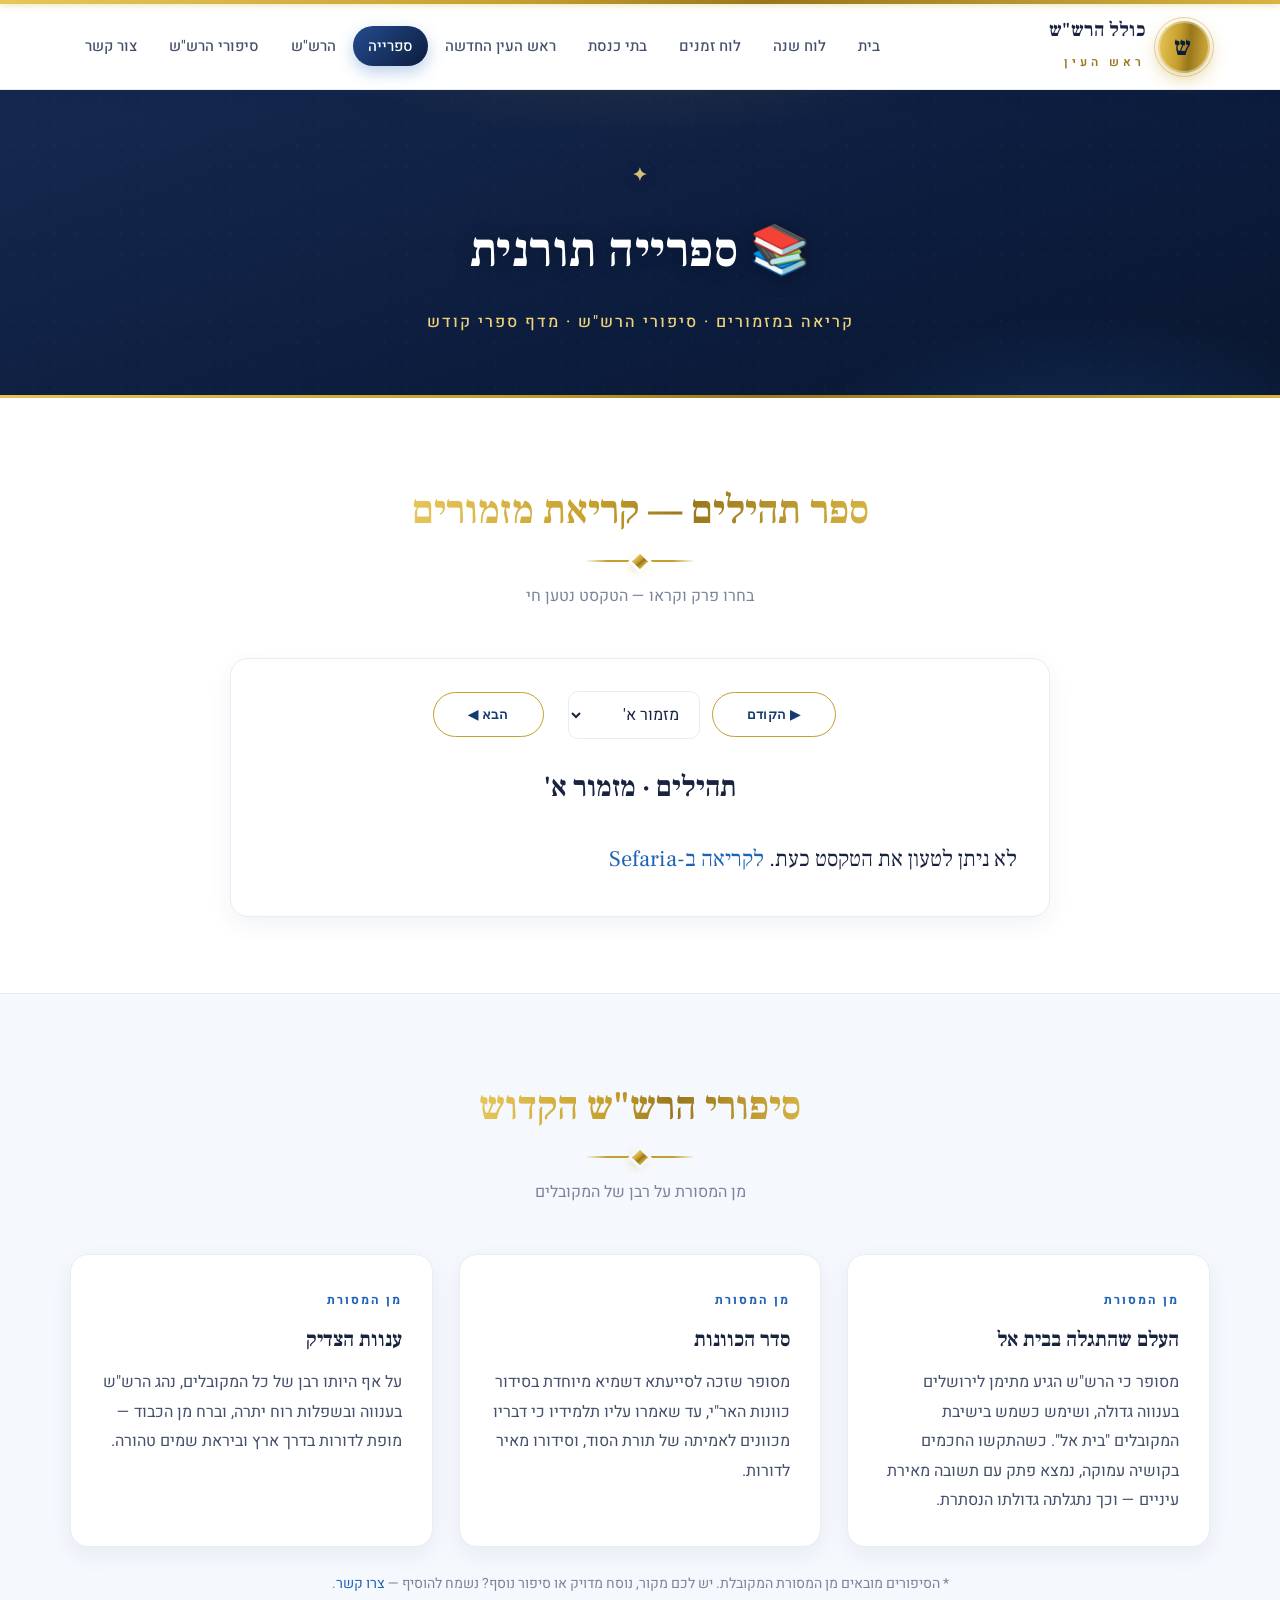
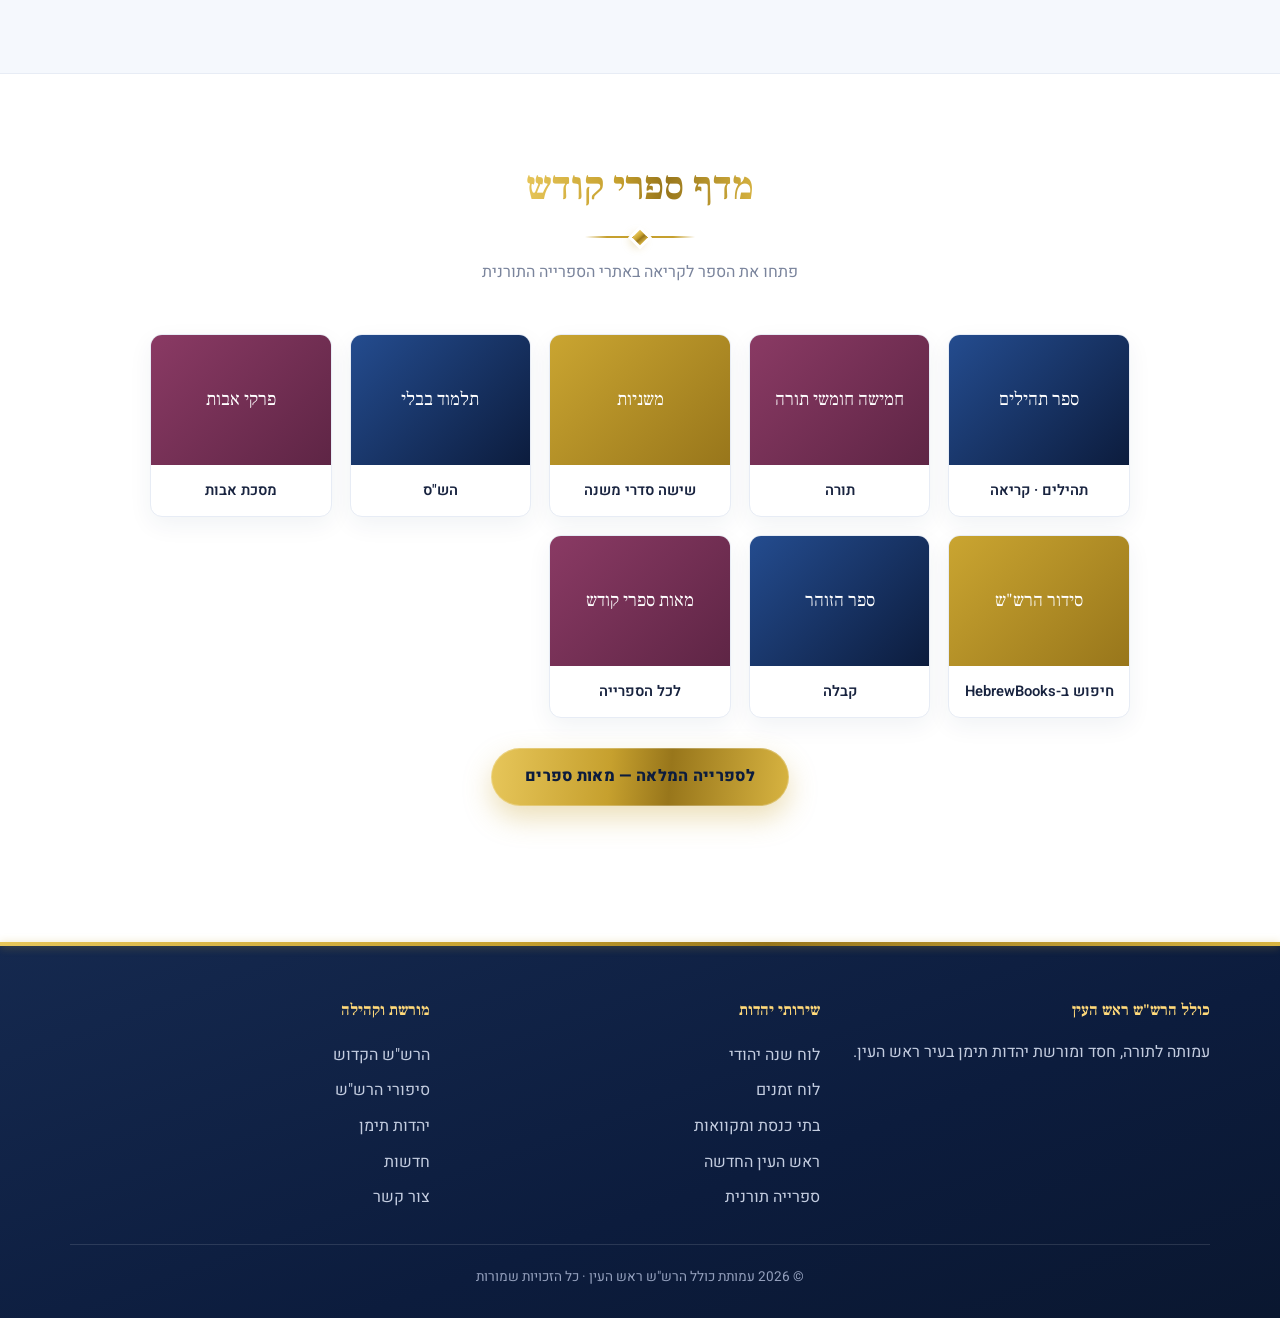
<file: library.html>
<!DOCTYPE html>
<html lang="he" dir="rtl">
<head>
  <meta charset="UTF-8">
  <meta name="viewport" content="width=device-width, initial-scale=1.0">
  <title>ספרייה תורנית | כולל הרש"ש ראש העין</title>
  <meta name="description" content="ספרייה תורנית - קורא תהילים ומזמורים חי, סיפורי הרש&quot;ש הקדוש, ומדף ספרי קודש לקריאה.">
  <link rel="preconnect" href="https://fonts.googleapis.com">
  <link href="https://fonts.googleapis.com/css2?family=Heebo:wght@400;500;700;800&family=Frank+Ruhl+Libre:wght@500;700;900&display=swap" rel="stylesheet">
  <link rel="stylesheet" href="style.css">
  <style>
    .reader { max-width: 820px; margin: 0 auto; background: #fff; border: 1px solid var(--line); border-radius: var(--radius); box-shadow: var(--shadow-sm); padding: 32px; }
    .reader-bar { display: flex; justify-content: center; align-items: center; gap: 12px; margin-bottom: 22px; flex-wrap: wrap; }
    .reader-bar select { padding: 10px 16px; border-radius: 10px; border: 1px solid var(--line); font-family: inherit; font-size: 1rem; color: var(--ink); background: #fff; }
    .reader-title { text-align: center; font-family: 'Frank Ruhl Libre', serif; font-size: 1.8rem; color: var(--ink); font-weight: 700; margin-bottom: 20px; }
    .reader-text { font-family: 'Frank Ruhl Libre', serif; font-size: 1.4rem; line-height: 2.25; color: var(--ink); text-align: justify; }
    .reader-text .vn { display: inline-block; color: var(--gold-deep); font-size: .8rem; font-weight: 700; margin: 0 2px 0 6px; vertical-align: super; }
    .shelf { display: grid; grid-template-columns: repeat(auto-fill, minmax(155px, 1fr)); gap: 18px; max-width: 980px; margin: 0 auto; }
    .book { background: #fff; border: 1px solid var(--line); border-radius: 12px; box-shadow: var(--shadow-sm); overflow: hidden; transition: transform .2s, box-shadow .2s; text-align: center; }
    .book:hover { transform: translateY(-4px); box-shadow: var(--shadow); }
    .book .cover { height: 130px; background: var(--grad-tech); display: grid; place-items: center; color: #fff; font-family: 'Frank Ruhl Libre', serif; font-size: 1.15rem; padding: 12px; line-height: 1.4; }
    .book:nth-child(3n) .cover { background: linear-gradient(135deg, #caa531, #98761b); }
    .book:nth-child(3n+2) .cover { background: linear-gradient(135deg, #8a3a64, #5e2545); }
    .book .bt { padding: 12px 10px; font-weight: 600; color: var(--ink); font-size: .92rem; }
  </style>
</head>
<body>
  <div id="app-header"></div>

  <section class="page-head">
    <div class="container">
      <h1>📚 ספרייה תורנית</h1>
      <p>קריאה במזמורים · סיפורי הרש"ש · מדף ספרי קודש</p>
    </div>
  </section>

  <!-- קורא תהילים -->
  <section class="section">
    <div class="container">
      <div class="section-title">
        <h2 class="gold-text">ספר תהילים — קריאת מזמורים</h2>
        <p>בחרו פרק וקראו — הטקסט נטען חי</p>
      </div>
      <div class="reader">
        <div class="reader-bar">
          <button class="btn ghost" onclick="changeChap(-1)">▶ הקודם</button>
          <select id="chapSel" onchange="loadChapter()"></select>
          <button class="btn ghost" onclick="changeChap(1)">הבא ◀</button>
        </div>
        <div class="reader-title" id="readerTitle">מזמור</div>
        <div class="reader-text" id="readerText">טוען…</div>
      </div>
    </div>
  </section>

  <!-- סיפורי הרש"ש -->
  <section class="section alt">
    <div class="container">
      <div class="section-title">
        <h2 class="gold-text">סיפורי הרש"ש הקדוש</h2>
        <p>מן המסורת על רבן של המקובלים</p>
      </div>
      <div class="grid">
        <div class="card">
          <div class="meta">מן המסורת</div>
          <h3>העלם שהתגלה בבית אל</h3>
          <p>מסופר כי הרש"ש הגיע מתימן לירושלים בענווה גדולה, ושימש כשמש בישיבת המקובלים "בית אל". כשהתקשו החכמים בקושיה עמוקה, נמצא פתק עם תשובה מאירת עיניים — וכך נתגלתה גדולתו הנסתרת.</p>
        </div>
        <div class="card">
          <div class="meta">מן המסורת</div>
          <h3>סדר הכוונות</h3>
          <p>מסופר שזכה לסייעתא דשמיא מיוחדת בסידור כוונות האר"י, עד שאמרו עליו תלמידיו כי דבריו מכוונים לאמיתה של תורת הסוד, וסידורו מאיר לדורות.</p>
        </div>
        <div class="card">
          <div class="meta">מן המסורת</div>
          <h3>ענוות הצדיק</h3>
          <p>על אף היותו רבן של כל המקובלים, נהג הרש"ש בענווה ובשפלות רוח יתרה, וברח מן הכבוד — מופת לדורות בדרך ארץ וביראת שמים טהורה.</p>
        </div>
      </div>
      <p style="text-align:center; color:var(--muted); font-size:.88rem; margin-top:24px;">
        * הסיפורים מובאים מן המסורת המקובלת. יש לכם מקור, נוסח מדויק או סיפור נוסף? נשמח להוסיף — <a href="about.html" style="color:var(--techelet)">צרו קשר</a>.
      </p>
    </div>
  </section>

  <!-- מדף ספרים -->
  <section class="section">
    <div class="container">
      <div class="section-title">
        <h2 class="gold-text">מדף ספרי קודש</h2>
        <p>פתחו את הספר לקריאה באתרי הספרייה התורנית</p>
      </div>
      <div class="shelf">
        <a class="book" href="https://www.sefaria.org.il/Psalms?lang=he" target="_blank" rel="noopener"><div class="cover">ספר תהילים</div><div class="bt">תהילים · קריאה</div></a>
        <a class="book" href="https://www.sefaria.org.il/Pentateuch?lang=he" target="_blank" rel="noopener"><div class="cover">חמישה חומשי תורה</div><div class="bt">תורה</div></a>
        <a class="book" href="https://www.sefaria.org.il/Mishnah?lang=he" target="_blank" rel="noopener"><div class="cover">משניות</div><div class="bt">שישה סדרי משנה</div></a>
        <a class="book" href="https://www.sefaria.org.il/texts/Talmud?lang=he" target="_blank" rel="noopener"><div class="cover">תלמוד בבלי</div><div class="bt">הש"ס</div></a>
        <a class="book" href="https://www.sefaria.org.il/Pirkei_Avot?lang=he" target="_blank" rel="noopener"><div class="cover">פרקי אבות</div><div class="bt">מסכת אבות</div></a>
        <a class="book" href="https://hebrewbooks.org/" target="_blank" rel="noopener"><div class="cover">סידור הרש"ש</div><div class="bt">חיפוש ב-HebrewBooks</div></a>
        <a class="book" href="https://www.sefaria.org.il/Zohar?lang=he" target="_blank" rel="noopener"><div class="cover">ספר הזוהר</div><div class="bt">קבלה</div></a>
        <a class="book" href="https://www.sefaria.org.il/texts?lang=he" target="_blank" rel="noopener"><div class="cover">מאות ספרי קודש</div><div class="bt">לכל הספרייה</div></a>
      </div>
      <div style="text-align:center; margin-top:30px;">
        <a class="btn" href="https://www.sefaria.org.il/texts?lang=he" target="_blank" rel="noopener">לספרייה המלאה — מאות ספרים</a>
      </div>
    </div>
  </section>

  <div id="app-footer"></div>

  <script src="components.js"></script>
  <script src="script.js"></script>
  <script>
    var chap = 1, MAX = 150;
    function gematria(n) { // מספר עברי פשוט עד 150
      var ones = ['', 'א', 'ב', 'ג', 'ד', 'ה', 'ו', 'ז', 'ח', 'ט'];
      var tens = ['', 'י', 'כ', 'ל', 'מ', 'נ', 'ס', 'ע', 'פ', 'צ'];
      var huns = ['', 'ק'];
      var s = huns[Math.floor(n / 100)] + tens[Math.floor((n % 100) / 10)] + ones[n % 10];
      s = s.replace('יה', 'טו').replace('יו', 'טז');
      if (s.length > 1) s = s.slice(0, -1) + '"' + s.slice(-1);
      else if (s.length === 1) s = s + "'";
      return s;
    }
    function fillSelect() {
      var sel = document.getElementById('chapSel'), o = '';
      for (var i = 1; i <= MAX; i++) o += '<option value="' + i + '">מזמור ' + gematria(i) + '</option>';
      sel.innerHTML = o;
    }
    function changeChap(d) {
      chap = Math.min(MAX, Math.max(1, chap + d));
      document.getElementById('chapSel').value = chap;
      loadChapter();
    }
    async function loadChapter() {
      chap = parseInt(document.getElementById('chapSel').value, 10) || 1;
      var t = document.getElementById('readerText');
      document.getElementById('readerTitle').textContent = 'תהילים · מזמור ' + gematria(chap);
      t.textContent = 'טוען…';
      try {
        var res = await fetch('https://www.sefaria.org/api/texts/Psalms.' + chap + '?lang=he&context=0');
        var data = await res.json();
        var verses = data.he || [];
        if (!verses.length) { t.textContent = 'לא נמצא טקסט.'; return; }
        t.innerHTML = verses.map(function (v, i) {
          var clean = String(v).replace(/<[^>]*>/g, '');
          return '<span class="vn">' + gematria(i + 1) + '</span>' + clean + ' ';
        }).join('');
      } catch (e) {
        t.innerHTML = 'לא ניתן לטעון את הטקסט כעת. ' +
          '<a href="https://www.sefaria.org.il/Psalms.' + chap + '?lang=he" target="_blank" rel="noopener" style="color:var(--techelet)">לקריאה ב-Sefaria</a>';
      }
    }
    fillSelect();
    loadChapter();
  </script>
</body>
</html>
</file>
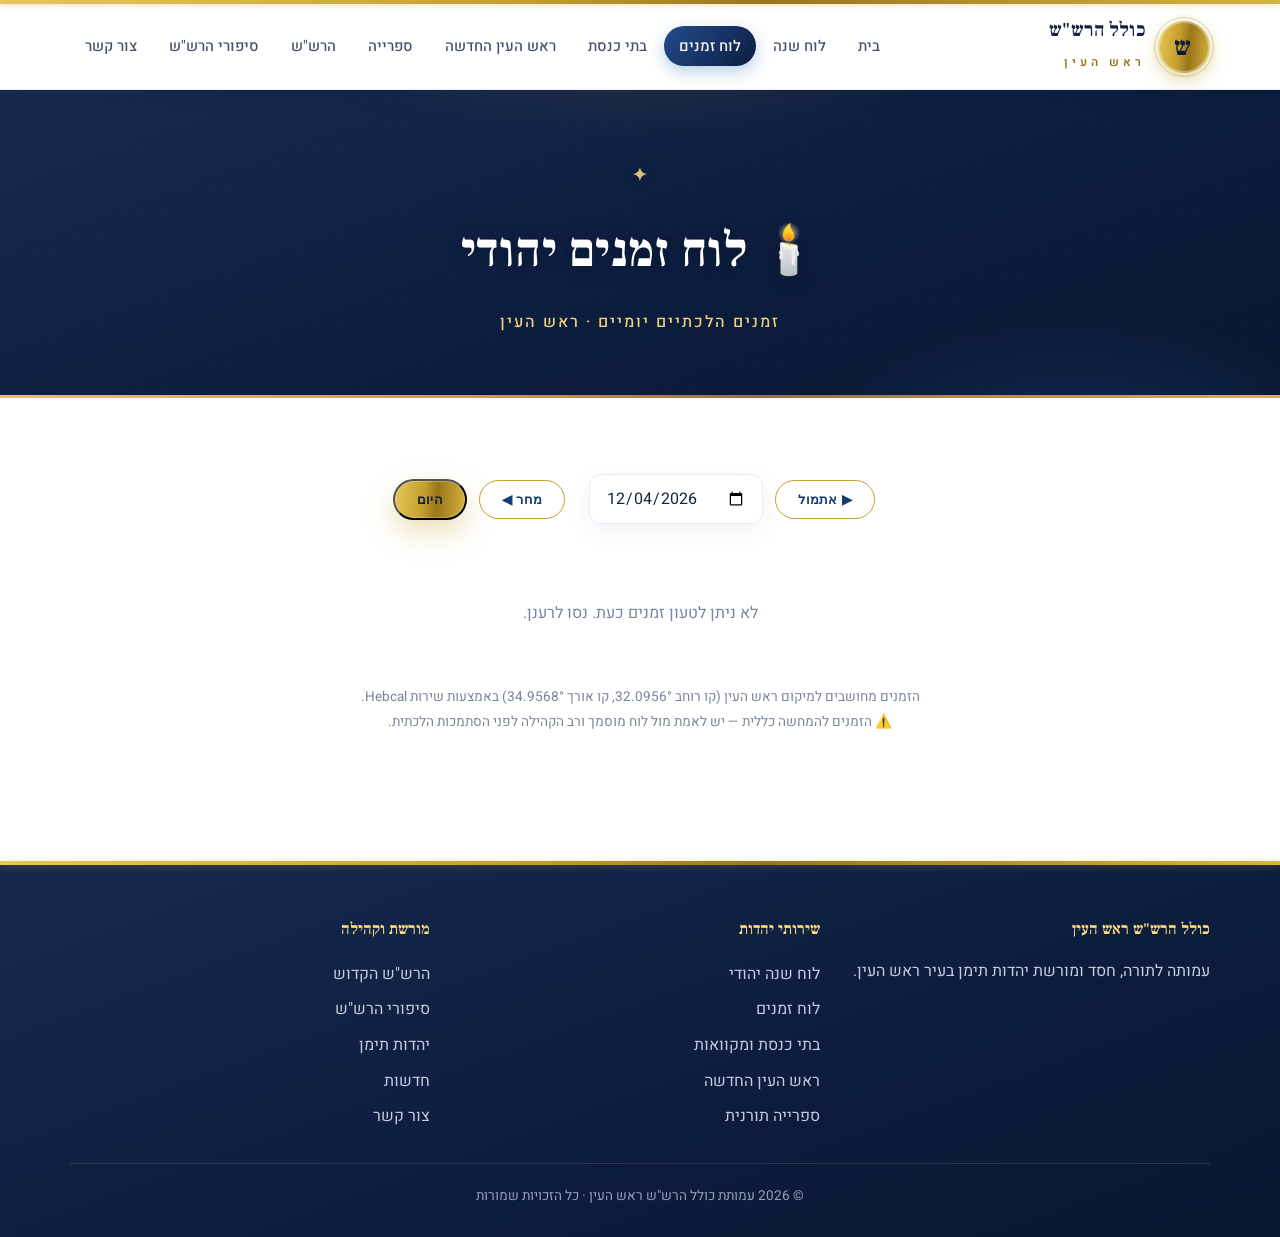
<file: luach.html>
<!DOCTYPE html>
<html lang="he" dir="rtl">
<head>
  <meta charset="UTF-8">
  <meta name="viewport" content="width=device-width, initial-scale=1.0">
  <title>לוח זמנים יהודי - ראש העין | כולל הרש"ש</title>
  <meta name="description" content="לוח זמנים הלכתי יומי לראש העין - עלות השחר, נץ החמה, סוף זמן קריאת שמע, חצות, מנחה, שקיעה וצאת הכוכבים, תאריך עברי, פרשת השבוע ודף יומי.">
  <link rel="preconnect" href="https://fonts.googleapis.com">
  <link href="https://fonts.googleapis.com/css2?family=Heebo:wght@400;500;700;800&family=Frank+Ruhl+Libre:wght@500;700;900&display=swap" rel="stylesheet">
  <link rel="stylesheet" href="style.css">
</head>
<body>

  <div id="app-header"></div>

  <section class="page-head">
    <div class="container">
      <h1>🕯️ לוח זמנים יהודי</h1>
      <p>זמנים הלכתיים יומיים · ראש העין</p>
    </div>
  </section>

  <section class="section">
    <div class="container">

      <div class="date-bar">
        <button class="btn ghost" onclick="changeDay(-1)">▶ אתמול</button>
        <input type="date" id="dateInput" onchange="loadLuach()">
        <button class="btn ghost" onclick="changeDay(1)">מחר ◀</button>
        <button class="btn" onclick="goToday()">היום</button>
      </div>

      <div class="hebdate" id="hebDate">טוען…</div>
      <div class="hebdate-events" id="hebEvents"></div>

      <div class="luach-grid" id="zmanim">
        <p style="grid-column:1/-1; text-align:center; color:var(--muted)">טוען זמנים…</p>
      </div>

      <div class="luach-extra" id="extra"></div>

      <p style="text-align:center; color:var(--muted); font-size:.85rem; margin-top:30px;">
        הזמנים מחושבים למיקום ראש העין (קו רוחב 32.0956°, קו אורך 34.9568°) באמצעות שירות Hebcal.<br>
        ⚠️ הזמנים להמחשה כללית — יש לאמת מול לוח מוסמך ורב הקהילה לפני הסתמכות הלכתית.
      </p>
    </div>
  </section>

  <div id="app-footer"></div>

  <script src="components.js"></script>
  <script src="script.js"></script>
  <script>
    var LAT = 32.0956, LNG = 34.9568, TZ = 'Asia/Jerusalem';

    // רשימת הזמנים שמוצגים, לפי הסדר. hl = להדגיש.
    var ZMANIM = [
      { key: 'chatzotNight',   name: 'חצות הלילה' },
      { key: 'alotHaShachar',  name: 'עלות השחר', sub: 'עמוד השחר' },
      { key: 'misheyakir',     name: 'משיכיר', sub: 'זמן טלית ותפילין' },
      { key: 'sunrise',        name: 'הנץ החמה', sub: 'זריחה', hl: true },
      { key: 'sofZmanShma',    name: 'סוף זמן ק"ש', sub: 'גר"א', hl: true },
      { key: 'sofZmanShmaMGA', name: 'סוף זמן ק"ש', sub: 'מג"א' },
      { key: 'sofZmanTfilla',  name: 'סוף זמן תפילה', sub: 'גר"א' },
      { key: 'chatzot',        name: 'חצות היום', hl: true },
      { key: 'minchaGedola',   name: 'מנחה גדולה' },
      { key: 'minchaKetana',   name: 'מנחה קטנה' },
      { key: 'plagHaMincha',   name: 'פלג המנחה' },
      { key: 'sunset',         name: 'שקיעת החמה', sub: 'שקיעה', hl: true },
      { key: 'tzeit85deg',     name: 'צאת הכוכבים', sub: 'צאת', hl: true },
      { key: 'tzeit72min',     name: 'צאת ר"ת', sub: '72 דקות' }
    ];

    function fmtTime(iso) {
      if (!iso) return '--:--';
      return new Date(iso).toLocaleTimeString('he-IL', { hour: '2-digit', minute: '2-digit' });
    }
    function isoDate(d) {
      return d.getFullYear() + '-' + String(d.getMonth() + 1).padStart(2, '0') + '-' + String(d.getDate()).padStart(2, '0');
    }

    function goToday() { document.getElementById('dateInput').value = isoDate(new Date()); loadLuach(); }
    function changeDay(delta) {
      var inp = document.getElementById('dateInput');
      var d = inp.value ? new Date(inp.value + 'T12:00:00') : new Date();
      d.setDate(d.getDate() + delta);
      inp.value = isoDate(d);
      loadLuach();
    }

    async function loadLuach() {
      var date = document.getElementById('dateInput').value || isoDate(new Date());
      loadZmanim(date);
      loadHebDate(date);
      loadExtras(date);
    }

    async function loadZmanim(date) {
      var box = document.getElementById('zmanim');
      try {
        var url = 'https://www.hebcal.com/zmanim?cfg=json&latitude=' + LAT + '&longitude=' + LNG +
                  '&tzid=' + TZ + '&date=' + date;
        var res = await fetch(url);
        var data = await res.json();
        var t = data.times || {};
        box.innerHTML = ZMANIM.map(function (z) {
          return '<div class="zman' + (z.hl ? ' hl' : '') + '">' +
            '<div class="name">' + z.name + (z.sub ? '<small>' + z.sub + '</small>' : '') + '</div>' +
            '<div class="t">' + fmtTime(t[z.key]) + '</div>' +
          '</div>';
        }).join('');
      } catch (e) {
        box.innerHTML = '<p style="grid-column:1/-1; text-align:center; color:var(--muted)">לא ניתן לטעון זמנים כעת. נסו לרענן.</p>';
      }
    }

    async function loadHebDate(date) {
      var el = document.getElementById('hebDate');
      var ev = document.getElementById('hebEvents');
      try {
        var p = date.split('-');
        var url = 'https://www.hebcal.com/converter?cfg=json&gy=' + p[0] + '&gm=' + (+p[1]) +
                  '&gd=' + (+p[2]) + '&g2h=1&strict=1';
        var res = await fetch(url);
        var data = await res.json();
        el.innerHTML = '<span class="gold-text">' + (data.hebrew || '') + '</span>';
        ev.textContent = (data.events && data.events.length) ? data.events.join(' · ') : '';
      } catch (e) { el.textContent = ''; }
    }

    async function loadExtras(date) {
      var box = document.getElementById('extra');
      var cards = [];
      // דף יומי
      try {
        var r1 = await fetch('https://www.hebcal.com/dafyomi?cfg=json&date=' + date);
        var d1 = await r1.json();
        var daf = (d1.hebrew) || (d1.name && d1.name.he) || (d1.name && d1.name.en) || '';
        if (daf) cards.push({ ico: '📖', label: 'דף יומי', val: daf });
      } catch (e) {}
      // פרשת השבוע (השבת הקרובה)
      try {
        var r2 = await fetch('https://www.hebcal.com/shabbat?cfg=json&latitude=' + LAT +
                  '&longitude=' + LNG + '&tzid=' + TZ + '&lg=h');
        var d2 = await r2.json();
        var par = (d2.items || []).find(function (i) { return i.category === 'parashat'; });
        if (par) cards.push({ ico: '📜', label: 'פרשת השבוע', val: par.hebrew || par.title });
      } catch (e) {}

      box.innerHTML = cards.map(function (c) {
        return '<div class="card"><div class="ico">' + c.ico + '</div>' +
          '<div class="meta">' + c.label + '</div>' +
          '<div class="big">' + c.val + '</div></div>';
      }).join('');
    }

    goToday();
  </script>
</body>
</html>
</file>
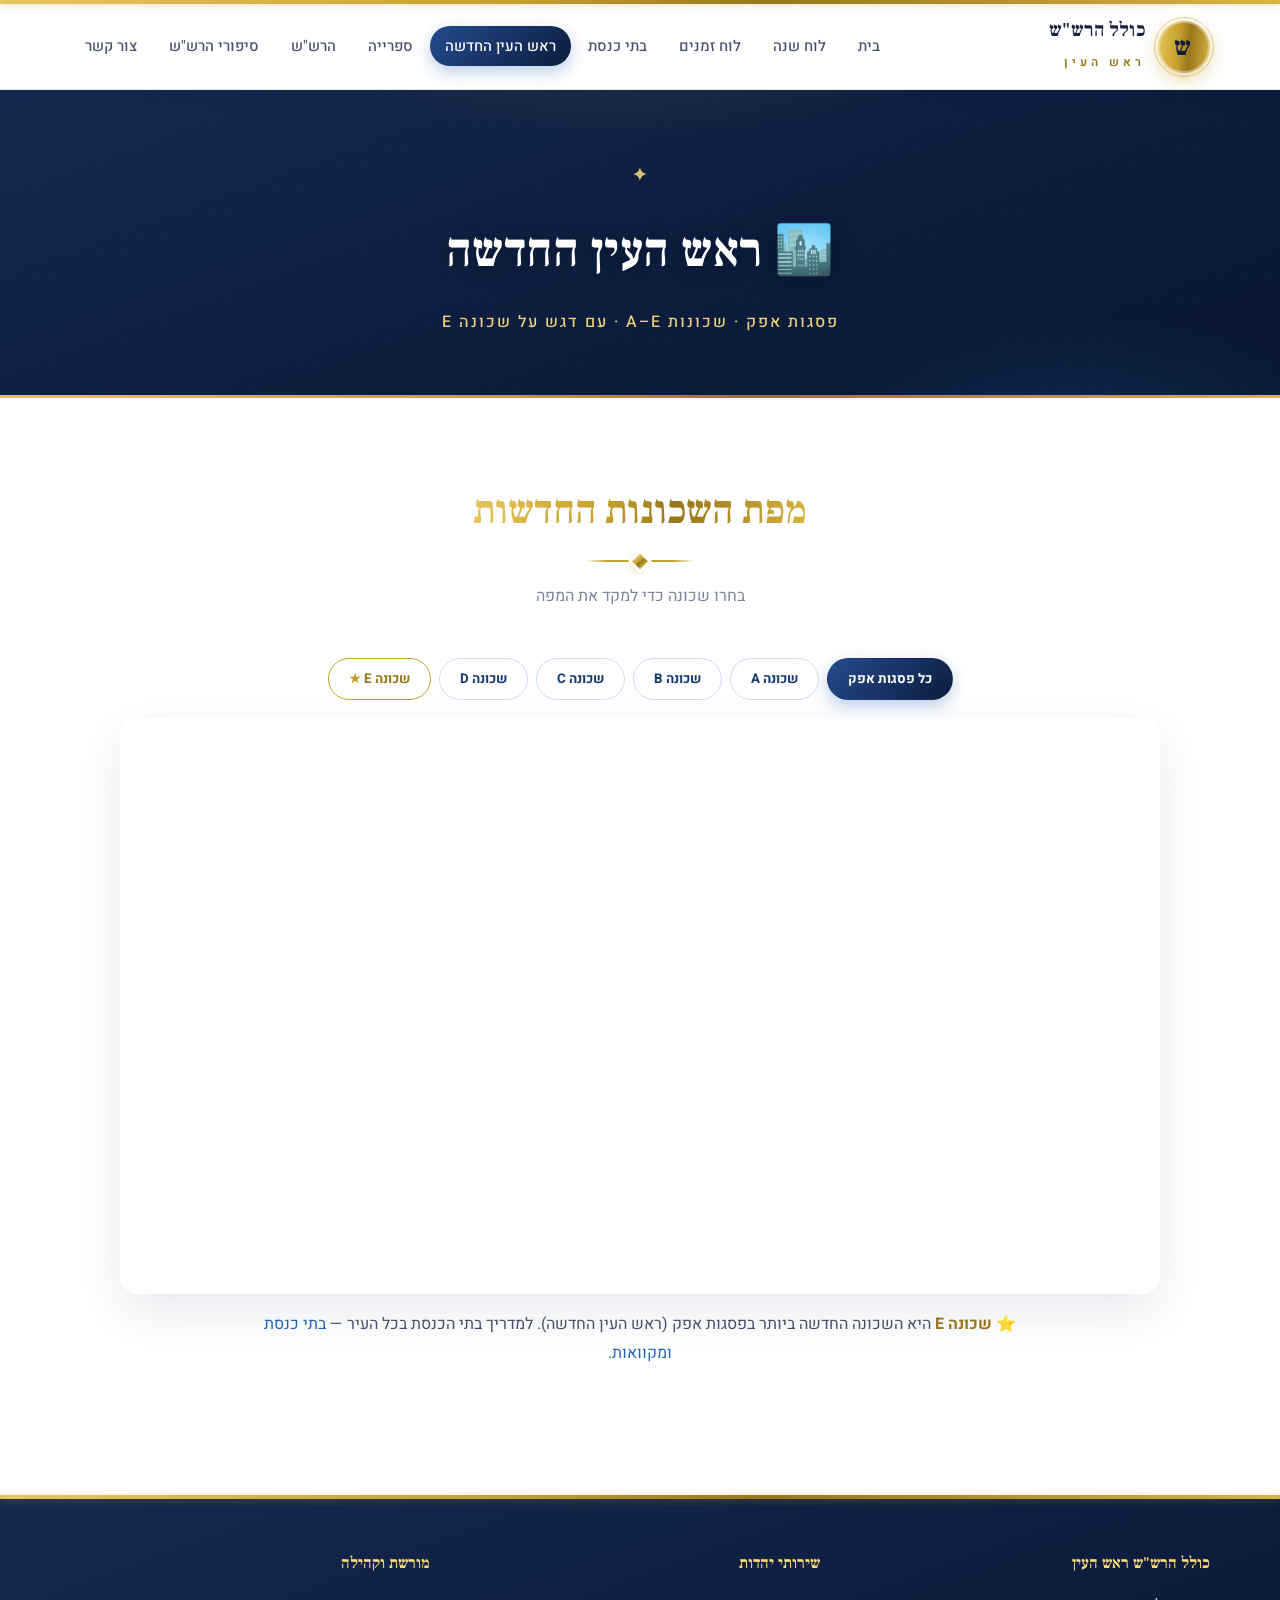
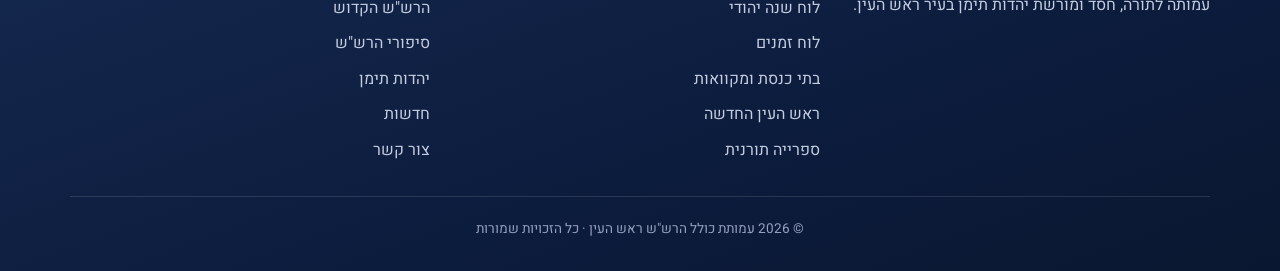
<file: newcity.html>
<!DOCTYPE html>
<html lang="he" dir="rtl">
<head>
  <meta charset="UTF-8">
  <meta name="viewport" content="width=device-width, initial-scale=1.0">
  <title>ראש העין החדשה - פסגות אפק | כולל הרש"ש</title>
  <meta name="description" content="מפת ראש העין החדשה - שכונות פסגות אפק A-E, עם דגש על שכונה E. בורר שכונות ומפת גוגל.">
  <link rel="preconnect" href="https://fonts.googleapis.com">
  <link href="https://fonts.googleapis.com/css2?family=Heebo:wght@400;500;700;800&family=Frank+Ruhl+Libre:wght@500;700;900&display=swap" rel="stylesheet">
  <link rel="stylesheet" href="style.css">
  <style>
    .hood-bar { display: flex; gap: 8px; flex-wrap: wrap; justify-content: center; margin-bottom: 18px; }
    .hood-bar button { padding: 10px 20px; border-radius: 999px; border: 1px solid #cdddf3; background: #fff; color: var(--techelet-deep); font-family: inherit; font-weight: 700; cursor: pointer; transition: all .2s; }
    .hood-bar button.on { background: var(--grad-tech); color: #fff; border-color: transparent; box-shadow: 0 6px 16px rgba(31,99,184,.3); }
    .hood-bar button.emph { border-color: var(--gold); color: var(--gold-deep); }
    .hood-bar button.emph::after { content: " ★"; color: var(--gold); }
    .hood-bar button.emph.on { background: var(--grad-gold); color: #fff; border-color: transparent; }
    .hood-bar button.emph.on::after { color: #fff; }
    .new-map-wrap { max-width: 1040px; margin: 0 auto; }
    .new-map { width: 100%; height: 64vh; min-height: 400px; border: 0; border-radius: var(--radius); box-shadow: var(--shadow); display: block; }
    .hood-note { text-align: center; margin-top: 16px; color: var(--ink-soft); max-width: 760px; margin-inline: auto; }
    .hood-note b { color: var(--gold-deep); }
  </style>
</head>
<body>
  <div id="app-header"></div>

  <section class="page-head">
    <div class="container">
      <h1>🏙️ ראש העין החדשה</h1>
      <p>פסגות אפק · שכונות A–E · עם דגש על שכונה E</p>
    </div>
  </section>

  <section class="section">
    <div class="container">
      <div class="section-title">
        <h2 class="gold-text">מפת השכונות החדשות</h2>
        <p>בחרו שכונה כדי למקד את המפה</p>
      </div>

      <div class="hood-bar" id="hoodBar">
        <button data-q="פסגות אפק ראש העין" class="on" onclick="setHood(this)">כל פסגות אפק</button>
        <button data-q="פסגות אפק A ראש העין" onclick="setHood(this)">שכונה A</button>
        <button data-q="פסגות אפק B ראש העין" onclick="setHood(this)">שכונה B</button>
        <button data-q="פסגות אפק C ראש העין" onclick="setHood(this)">שכונה C</button>
        <button data-q="פסגות אפק D ראש העין" onclick="setHood(this)">שכונה D</button>
        <button data-q="פסגות אפק שכונה E ראש העין" class="emph" onclick="setHood(this)">שכונה E</button>
      </div>

      <div class="new-map-wrap">
        <iframe class="new-map" id="newMap" loading="lazy" referrerpolicy="no-referrer-when-downgrade"
          src="https://www.google.com/maps?q=%D7%A4%D7%A1%D7%92%D7%95%D7%AA%20%D7%90%D7%A4%D7%A7%20%D7%A8%D7%90%D7%A9%20%D7%94%D7%A2%D7%99%D7%9F&output=embed"
          title="מפת ראש העין החדשה - פסגות אפק"></iframe>
      </div>

      <p class="hood-note">
        ⭐ <b>שכונה E</b> היא השכונה החדשה ביותר בפסגות אפק (ראש העין החדשה).
        למדריך בתי הכנסת בכל העיר — <a href="judaism.html" style="color:var(--techelet)">בתי כנסת ומקוואות</a>.
      </p>
    </div>
  </section>

  <div id="app-footer"></div>

  <script src="components.js"></script>
  <script src="script.js"></script>
  <script>
    function embedFor(q) { return 'https://www.google.com/maps?q=' + encodeURIComponent(q) + '&output=embed'; }
    function setHood(btn) {
      document.querySelectorAll('#hoodBar button').forEach(function (b) { b.classList.remove('on'); });
      btn.classList.add('on');
      document.getElementById('newMap').src = embedFor(btn.getAttribute('data-q'));
    }
  </script>
</body>
</html>
</file>
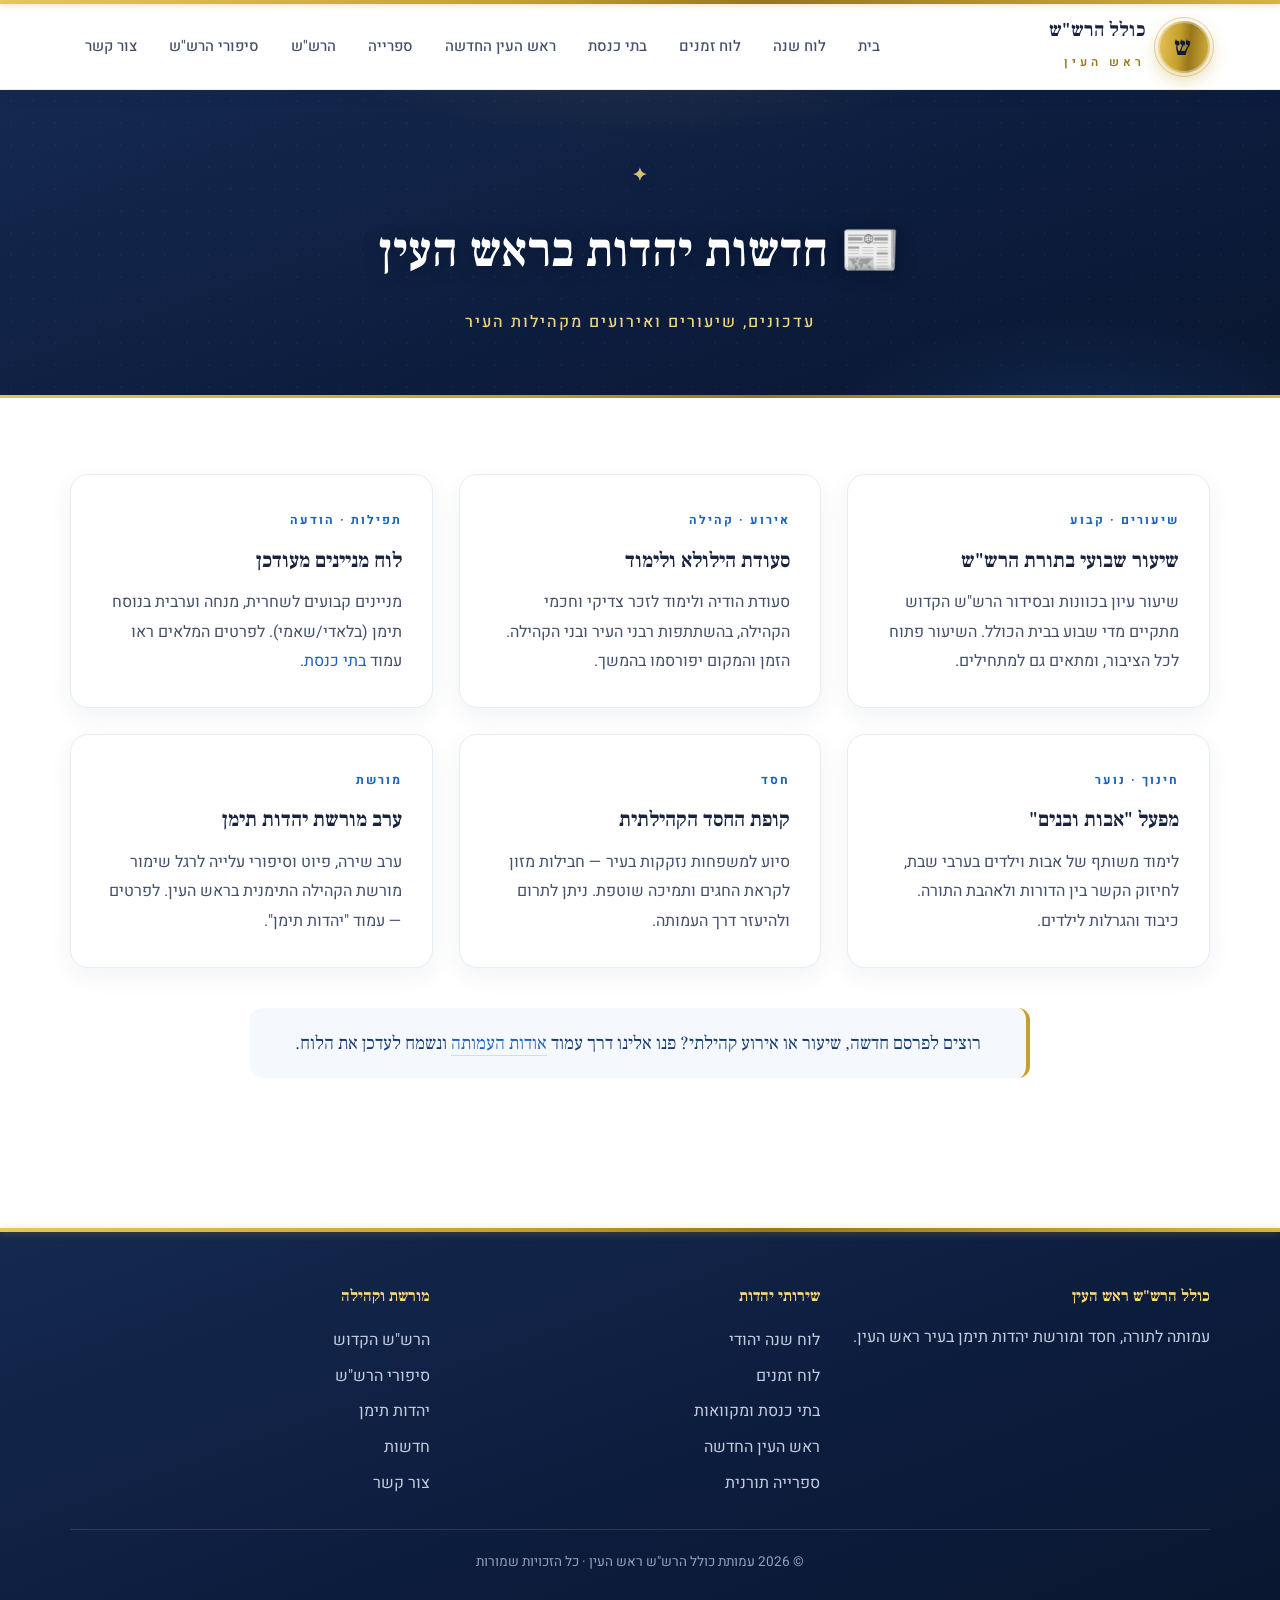
<file: news.html>
<!DOCTYPE html>
<html lang="he" dir="rtl">
<head>
  <meta charset="UTF-8">
  <meta name="viewport" content="width=device-width, initial-scale=1.0">
  <title>חדשות יהדות בראש העין | כולל הרש"ש</title>
  <meta name="description" content="חדשות, עדכונים ואירועים מקהילות היהדות בראש העין - שיעורים, הילולות, מניינים ואירועי קהילה.">
  <link rel="preconnect" href="https://fonts.googleapis.com">
  <link href="https://fonts.googleapis.com/css2?family=Heebo:wght@400;500;700;800&family=Frank+Ruhl+Libre:wght@500;700&display=swap" rel="stylesheet">
  <link rel="stylesheet" href="style.css">
</head>
<body>
  <div id="app-header"></div>

  <section class="page-head">
    <div class="container">
      <h1>📰 חדשות יהדות בראש העין</h1>
      <p>עדכונים, שיעורים ואירועים מקהילות העיר</p>
    </div>
  </section>

  <section class="section">
    <div class="container">
      <div class="grid">
        <article class="card">
          <div class="meta">שיעורים · קבוע</div>
          <h3>שיעור שבועי בתורת הרש"ש</h3>
          <p>שיעור עיון בכוונות ובסידור הרש"ש הקדוש מתקיים מדי שבוע בבית הכולל. השיעור פתוח לכל הציבור, ומתאים גם למתחילים.</p>
        </article>
        <article class="card">
          <div class="meta">אירוע · קהילה</div>
          <h3>סעודת הילולא ולימוד</h3>
          <p>סעודת הודיה ולימוד לזכר צדיקי וחכמי הקהילה, בהשתתפות רבני העיר ובני הקהילה. הזמן והמקום יפורסמו בהמשך.</p>
        </article>
        <article class="card">
          <div class="meta">תפילות · הודעה</div>
          <h3>לוח מניינים מעודכן</h3>
          <p>מניינים קבועים לשחרית, מנחה וערבית בנוסח תימן (בלאדי/שאמי). לפרטים המלאים ראו עמוד <a href="judaism.html" style="color:var(--techelet)">בתי כנסת</a>.</p>
        </article>
        <article class="card">
          <div class="meta">חינוך · נוער</div>
          <h3>מפעל "אבות ובנים"</h3>
          <p>לימוד משותף של אבות וילדים בערבי שבת, לחיזוק הקשר בין הדורות ולאהבת התורה. כיבוד והגרלות לילדים.</p>
        </article>
        <article class="card">
          <div class="meta">חסד</div>
          <h3>קופת החסד הקהילתית</h3>
          <p>סיוע למשפחות נזקקות בעיר — חבילות מזון לקראת החגים ותמיכה שוטפת. ניתן לתרום ולהיעזר דרך העמותה.</p>
        </article>
        <article class="card">
          <div class="meta">מורשת</div>
          <h3>ערב מורשת יהדות תימן</h3>
          <p>ערב שירה, פיוט וסיפורי עלייה לרגל שימור מורשת הקהילה התימנית בראש העין. לפרטים — עמוד "יהדות תימן".</p>
        </article>
      </div>

      <div class="prose" style="margin-top:40px; text-align:center;">
        <blockquote>רוצים לפרסם חדשה, שיעור או אירוע קהילתי? פנו אלינו דרך עמוד <a href="about.html">אודות העמותה</a> ונשמח לעדכן את הלוח.</blockquote>
      </div>
    </div>
  </section>

  <div id="app-footer"></div>

  <script src="components.js"></script>
  <script src="script.js"></script>
</body>
</html>
</file>
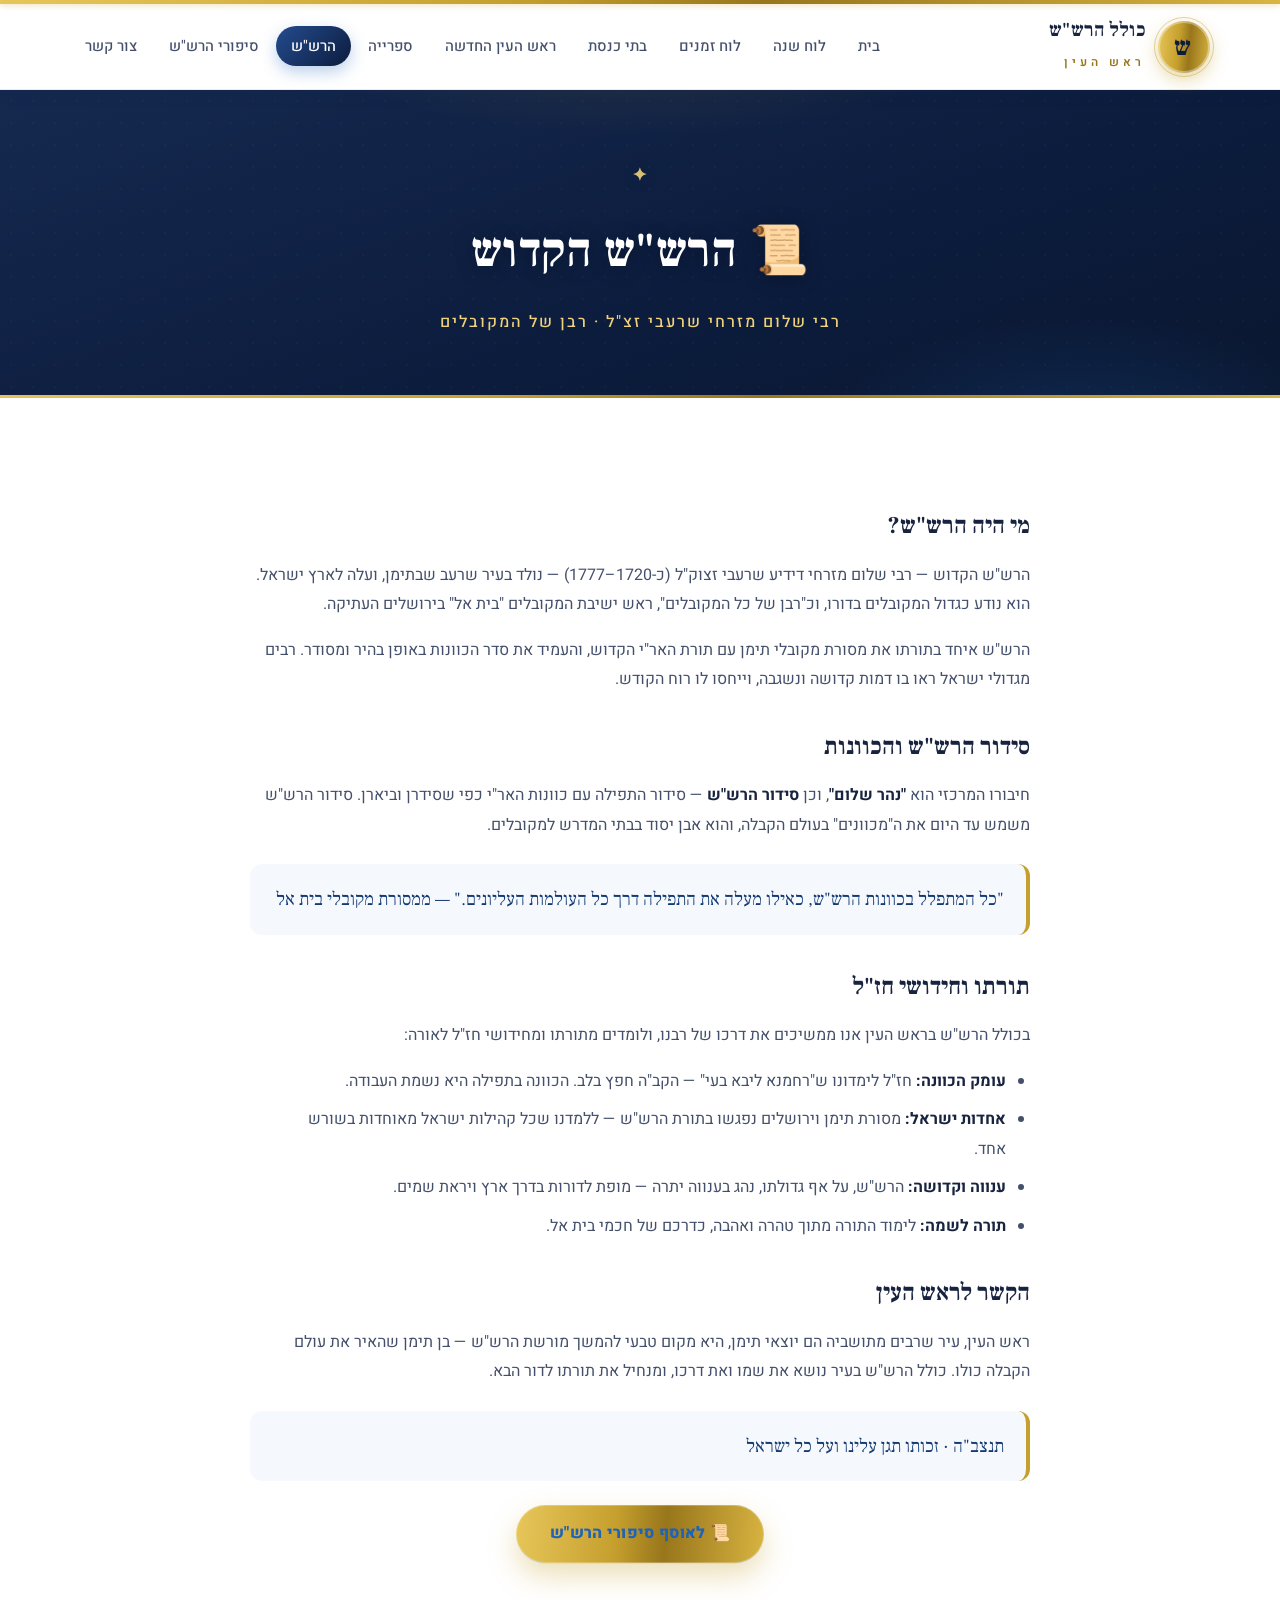
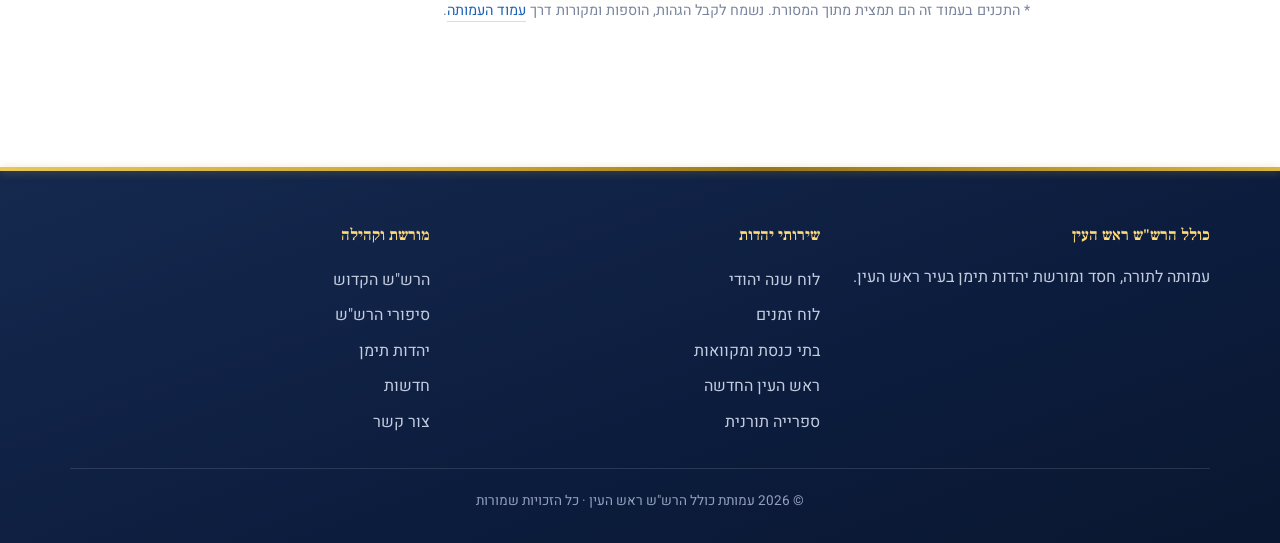
<file: rashash.html>
<!DOCTYPE html>
<html lang="he" dir="rtl">
<head>
  <meta charset="UTF-8">
  <meta name="viewport" content="width=device-width, initial-scale=1.0">
  <title>הרש"ש הקדוש - רבי שלום שרעבי זצ"ל | כולל הרש"ש ראש העין</title>
  <meta name="description" content="על הרש&quot;ש הקדוש - רבי שלום מזרחי שרעבי זצ&quot;ל, ראש ישיבת המקובלים בית אל, סידור הרש&quot;ש, הכוונות וחידושי חז&quot;ל.">
  <link rel="preconnect" href="https://fonts.googleapis.com">
  <link href="https://fonts.googleapis.com/css2?family=Heebo:wght@400;500;700;800&family=Frank+Ruhl+Libre:wght@500;700&display=swap" rel="stylesheet">
  <link rel="stylesheet" href="style.css">
</head>
<body>
  <div id="app-header"></div>

  <section class="page-head">
    <div class="container">
      <h1>📜 הרש"ש הקדוש</h1>
      <p>רבי שלום מזרחי שרעבי זצ"ל · רבן של המקובלים</p>
    </div>
  </section>

  <section class="section">
    <div class="container">
      <div class="prose">
        <h3>מי היה הרש"ש?</h3>
        <p>הרש"ש הקדוש — רבי שלום מזרחי דידיע שרעבי זצוק"ל (כ-1720–1777) — נולד בעיר שרעב שבתימן, ועלה לארץ ישראל. הוא נודע כגדול המקובלים בדורו, וכ"רבן של כל המקובלים", ראש ישיבת המקובלים "בית אל" בירושלים העתיקה.</p>
        <p>הרש"ש איחד בתורתו את מסורת מקובלי תימן עם תורת האר"י הקדוש, והעמיד את סדר הכוונות באופן בהיר ומסודר. רבים מגדולי ישראל ראו בו דמות קדושה ונשגבה, וייחסו לו רוח הקודש.</p>

        <h3>סידור הרש"ש והכוונות</h3>
        <p>חיבורו המרכזי הוא <b>"נהר שלום"</b>, וכן <b>סידור הרש"ש</b> — סידור התפילה עם כוונות האר"י כפי שסידרן וביארן. סידור הרש"ש משמש עד היום את ה"מכוונים" בעולם הקבלה, והוא אבן יסוד בבתי המדרש למקובלים.</p>
        <blockquote>"כל המתפלל בכוונות הרש"ש, כאילו מעלה את התפילה דרך כל העולמות העליונים." — ממסורת מקובלי בית אל</blockquote>

        <h3>תורתו וחידושי חז"ל</h3>
        <p>בכולל הרש"ש בראש העין אנו ממשיכים את דרכו של רבנו, ולומדים מתורתו ומחידושי חז"ל לאורה:</p>
        <ul>
          <li><b>עומק הכוונה:</b> חז"ל לימדונו ש"רחמנא ליבא בעי" — הקב"ה חפץ בלב. הכוונה בתפילה היא נשמת העבודה.</li>
          <li><b>אחדות ישראל:</b> מסורת תימן וירושלים נפגשו בתורת הרש"ש — ללמדנו שכל קהילות ישראל מאוחדות בשורש אחד.</li>
          <li><b>ענווה וקדושה:</b> הרש"ש, על אף גדולתו, נהג בענווה יתרה — מופת לדורות בדרך ארץ ויראת שמים.</li>
          <li><b>תורה לשמה:</b> לימוד התורה מתוך טהרה ואהבה, כדרכם של חכמי בית אל.</li>
        </ul>

        <h3>הקשר לראש העין</h3>
        <p>ראש העין, עיר שרבים מתושביה הם יוצאי תימן, היא מקום טבעי להמשך מורשת הרש"ש — בן תימן שהאיר את עולם הקבלה כולו. כולל הרש"ש בעיר נושא את שמו ואת דרכו, ומנחיל את תורתו לדור הבא.</p>

        <blockquote>תנצב"ה · זכותו תגן עלינו ועל כל ישראל</blockquote>
        <div style="text-align:center; margin:24px 0;">
          <a class="btn" href="sippurim.html">📜 לאוסף סיפורי הרש"ש</a>
        </div>
        <p style="color:var(--muted); font-size:.9rem;">* התכנים בעמוד זה הם תמצית מתוך המסורת. נשמח לקבל הגהות, הוספות ומקורות דרך <a href="about.html">עמוד העמותה</a>.</p>
      </div>
    </div>
  </section>

  <div id="app-footer"></div>

  <script src="components.js"></script>
  <script src="script.js"></script>
</body>
</html>
</file>
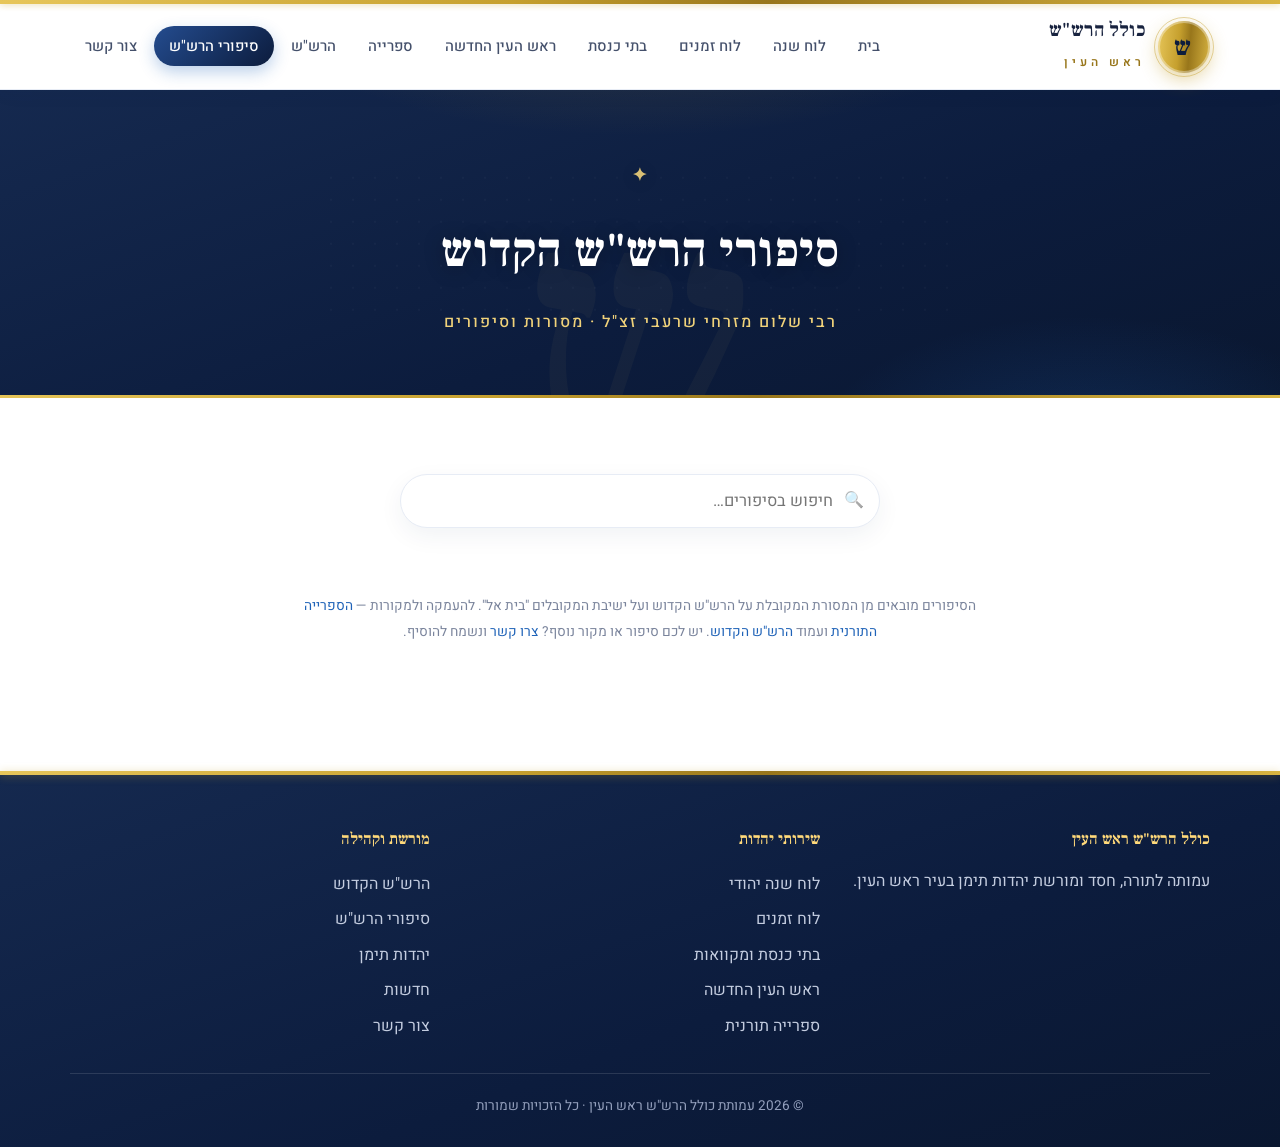
<file: sippurim.html>
<!DOCTYPE html>
<html lang="he" dir="rtl">
<head>
  <meta charset="UTF-8">
  <meta name="viewport" content="width=device-width, initial-scale=1.0">
  <title>סיפורי הרש"ש הקדוש | כולל הרש"ש ראש העין</title>
  <meta name="description" content="אוסף סיפורים ומסורות על הרש&quot;ש הקדוש - רבי שלום שרעבי זצ&quot;ל. קורא סיפורים בדפדפן עם חיפוש וניווט חלק.">
  <link rel="preconnect" href="https://fonts.googleapis.com">
  <link href="https://fonts.googleapis.com/css2?family=Heebo:wght@400;500;700;800&family=Frank+Ruhl+Libre:wght@500;700;900&display=swap" rel="stylesheet">
  <link rel="stylesheet" href="style.css">
  <style>
    /* רקע מהודר לעמוד */
    .sip-hero { position: relative; overflow: hidden; }
    .sip-hero::after {
      content: "ש"; position: absolute; top: 50%; right: 50%; transform: translate(50%, -50%);
      font-family: 'Frank Ruhl Libre', serif; font-size: 24rem; color: rgba(240,210,122,.08);
      pointer-events: none; line-height: 1; z-index: 0;
    }
    .sip-hero > .container { position: relative; z-index: 1; }

    .tools { max-width: 900px; margin: 0 auto 18px; display: flex; gap: 12px; flex-wrap: wrap; align-items: center; justify-content: center; }
    .tools .search { flex: 1; min-width: 220px; max-width: 480px; position: relative; }
    .tools .search input { width: 100%; padding: 14px 46px 14px 18px; border-radius: 999px; border: 1px solid var(--line); font-family: inherit; font-size: 1.02rem; color: var(--ink); background: #fff; box-shadow: var(--shadow-sm); transition: box-shadow .25s, border-color .25s; }
    .tools .search input:focus { outline: none; border-color: var(--gold); box-shadow: 0 0 0 4px rgba(198,160,46,.14); }
    .tools .search::before { content: "🔍"; position: absolute; top: 50%; right: 16px; transform: translateY(-50%); opacity: .55; }
    .count-line { text-align: center; color: var(--muted); font-size: .9rem; margin-bottom: 30px; }

    .stories { display: grid; grid-template-columns: repeat(auto-fill, minmax(290px, 1fr)); gap: 22px; max-width: 1100px; margin: 0 auto; }

    .story-card {
      position: relative; background: #fff; border: 1px solid var(--line);
      border-radius: 20px; box-shadow: var(--shadow-sm); padding: 26px 24px 24px;
      cursor: pointer; overflow: hidden;
      transition: transform .28s cubic-bezier(.2,.7,.3,1), box-shadow .28s, border-color .28s;
      display: flex; flex-direction: column; gap: 10px;
    }
    /* פס עליון מוזהב נמתח */
    .story-card::before { content: ""; position: absolute; top: 0; right: 0; left: 0; height: 4px; background: var(--grad-gold); transform: scaleX(0); transform-origin: right; transition: transform .35s; }
    /* עיטור פינתי דהוי */
    .story-card::after { content: "❝"; position: absolute; bottom: -18px; left: 8px; font-family: 'Frank Ruhl Libre', serif; font-size: 6rem; color: rgba(31,99,184,.05); line-height: 1; pointer-events: none; transition: color .3s; }
    .story-card:hover { transform: translateY(-7px); box-shadow: 0 24px 50px rgba(20,45,90,.14); border-color: #ecd9a0; }
    .story-card:hover::before { transform: scaleX(1); }
    .story-card:hover::after { color: rgba(198,160,46,.13); }

    .story-card .top { display: flex; align-items: center; gap: 12px; }
    .story-card .num {
      flex: none; width: 46px; height: 46px; border-radius: 14px;
      background: var(--grad-tech); color: #fff; display: grid; place-items: center;
      font-family: 'Frank Ruhl Libre', serif; font-weight: 700; font-size: 1.3rem;
      box-shadow: 0 6px 16px rgba(31,99,184,.32); transform: rotate(-4deg); transition: transform .3s;
    }
    .story-card:hover .num { transform: rotate(0); }
    /* כל כרטיס שלישי — מספר בזהב, לגיוון */
    .story-card.alt .num { background: var(--grad-gold); box-shadow: 0 6px 16px rgba(198,160,46,.36); }
    .story-card .tag { font-size: .7rem; font-weight: 700; letter-spacing: 1.5px; color: var(--techelet-deep); background: var(--techelet-soft); padding: 4px 12px; border-radius: 999px; white-space: nowrap; }
    .story-card.alt .tag { color: var(--gold-deep); background: #fbf3da; }
    .story-card h3 { color: var(--ink); font-size: 1.28rem; line-height: 1.45; font-family: 'Frank Ruhl Libre', serif; position: relative; z-index: 1; }
    .story-card .peek { color: var(--ink-soft); font-size: .93rem; line-height: 1.7; display: -webkit-box; -webkit-line-clamp: 3; -webkit-box-orient: vertical; overflow: hidden; position: relative; z-index: 1; }
    .story-card .read-more { margin-top: auto; padding-top: 6px; color: var(--techelet); font-weight: 700; font-size: .86rem; display: inline-flex; align-items: center; gap: 5px; }
    .story-card.alt .read-more { color: var(--gold-deep); }

    .no-results { grid-column: 1/-1; text-align: center; padding: 50px; color: var(--muted); font-size: 1.05rem; }

    /* קורא הסיפור (מודאל) */
    .reader-overlay { position: fixed; inset: 0; background: rgba(10,18,38,.6); backdrop-filter: blur(5px); -webkit-backdrop-filter: blur(5px); z-index: 200; display: none; align-items: center; justify-content: center; padding: 20px; }
    .reader-overlay.open { display: flex; animation: fadeIn .25s ease; }
    @keyframes fadeIn { from { opacity: 0; } to { opacity: 1; } }
    .reader-modal { background: var(--bg); border-radius: 26px; max-width: 740px; width: 100%; max-height: 90vh; overflow-y: auto; box-shadow: 0 40px 90px rgba(0,0,0,.45); position: relative; animation: popIn .32s cubic-bezier(.2,.8,.3,1); }
    @keyframes popIn { from { opacity: 0; transform: translateY(24px) scale(.97); } to { opacity: 1; transform: none; } }
    .reader-modal .rm-head { position: sticky; top: 0; background: var(--grad-tech); color: #fff; padding: 30px 32px 26px; border-radius: 26px 26px 0 0; overflow: hidden; z-index: 3; }
    .reader-modal .rm-head::after { content: "❝"; position: absolute; bottom: -30px; left: 14px; font-family: 'Frank Ruhl Libre', serif; font-size: 8rem; color: rgba(255,255,255,.08); line-height: 1; pointer-events: none; }
    .reader-modal .rm-head .rm-num { font-size: .8rem; letter-spacing: 2px; color: #ffe9a8; position: relative; z-index: 1; }
    .reader-modal .rm-head h2 { font-size: 1.75rem; margin-top: 6px; line-height: 1.35; position: relative; z-index: 1; }
    .reader-modal .rm-close { position: absolute; top: 20px; left: 20px; background: rgba(255,255,255,.18); border: 0; color: #fff; width: 40px; height: 40px; border-radius: 50%; font-size: 1.3rem; cursor: pointer; line-height: 1; transition: background .2s, transform .2s; z-index: 4; }
    .reader-modal .rm-close:hover { background: rgba(255,255,255,.34); transform: rotate(90deg); }
    .reader-modal .rm-body { padding: 30px 34px 8px; font-family: 'Frank Ruhl Libre', serif; font-size: 1.26rem; line-height: 2.05; color: var(--ink); text-align: justify; }
    /* אות פתיחה מעוטרת */
    .reader-modal .rm-body p:first-of-type::first-letter { font-size: 2.8rem; font-weight: 700; color: var(--gold-deep); float: right; line-height: .9; margin: 6px 0 0 8px; }
    .reader-modal .rm-body p { margin-bottom: 18px; }
    .reader-modal .rm-source { font-family: 'Heebo', sans-serif; font-size: .85rem; color: var(--muted); border-top: 1px solid var(--line); padding-top: 16px; margin-top: 12px; text-align: center; }
    .reader-modal .rm-source::before { content: "✦"; color: var(--gold); margin-left: 6px; }
    .reader-modal .rm-nav { display: flex; justify-content: space-between; gap: 10px; padding: 18px 34px 30px; }
    .reader-modal .rm-nav button { flex: 1; padding: 13px; border-radius: 14px; border: 1px solid #cdddf3; background: #fff; color: var(--techelet-deep); font-family: inherit; font-weight: 700; cursor: pointer; transition: background .2s, transform .15s; }
    .reader-modal .rm-nav button:hover:not(:disabled) { background: var(--techelet-soft); transform: translateY(-1px); }
    .reader-modal .rm-nav button:disabled { opacity: .35; cursor: default; }

    @media (max-width: 600px) {
      .sip-hero::after { font-size: 14rem; }
      .reader-modal .rm-head h2 { font-size: 1.4rem; }
      .reader-modal .rm-body { font-size: 1.16rem; padding: 24px 22px 6px; }
    }
  </style>
</head>
<body>
  <div id="app-header"></div>

  <section class="page-head sip-hero">
    <div class="container">
      <h1>סיפורי הרש"ש הקדוש</h1>
      <p>רבי שלום מזרחי שרעבי זצ"ל · מסורות וסיפורים</p>
    </div>
  </section>

  <section class="section">
    <div class="container">
      <div class="tools">
        <div class="search"><input type="text" id="searchBox" placeholder="חיפוש בסיפורים…" oninput="renderStories()"></div>
      </div>
      <div class="count-line" id="countLine"></div>
      <div class="stories" id="storiesGrid"></div>

      <p style="text-align:center; color:var(--muted); font-size:.86rem; margin-top:36px; max-width:720px; margin-inline:auto;">
        הסיפורים מובאים מן המסורת המקובלת על הרש"ש הקדוש ועל ישיבת המקובלים "בית אל".
        להעמקה ולמקורות — <a href="library.html" style="color:var(--techelet)">הספרייה התורנית</a> ועמוד
        <a href="rashash.html" style="color:var(--techelet)">הרש"ש הקדוש</a>.
        יש לכם סיפור או מקור נוסף? <a href="about.html" style="color:var(--techelet)">צרו קשר</a> ונשמח להוסיף.
      </p>
    </div>
  </section>

  <!-- קורא הסיפור -->
  <div class="reader-overlay" id="readerOverlay" onclick="if(event.target===this)closeReader()">
    <div class="reader-modal">
      <div class="rm-head">
        <button class="rm-close" onclick="closeReader()" aria-label="סגור">✕</button>
        <div class="rm-num" id="rmNum"></div>
        <h2 id="rmTitle"></h2>
      </div>
      <div class="rm-body" id="rmBody"></div>
      <div class="rm-nav">
        <button id="rmPrev" onclick="navStory(-1)">▶ הקודם</button>
        <button id="rmNext" onclick="navStory(1)">הבא ◀</button>
      </div>
    </div>
  </div>

  <div id="app-footer"></div>

  <script src="components.js"></script>
  <script src="script.js"></script>
  <script src="sippurim-data.js"></script>
  <script>
    var current = -1;

    function filtered() {
      var q = (document.getElementById('searchBox').value || '').trim();
      if (!q) return STORIES.map(function (s, i) { return i; });
      return STORIES.map(function (s, i) { return i; }).filter(function (i) {
        var s = STORIES[i];
        return s.title.indexOf(q) > -1 || s.body.indexOf(q) > -1 || (s.tag && s.tag.indexOf(q) > -1);
      });
    }

    function renderStories() {
      var idxs = filtered();
      document.getElementById('countLine').textContent = 'מציג ' + idxs.length + ' מתוך ' + STORIES.length + ' סיפורים';
      var grid = document.getElementById('storiesGrid');
      if (!idxs.length) { grid.innerHTML = '<div class="no-results">לא נמצאו סיפורים התואמים לחיפוש.</div>'; return; }
      grid.innerHTML = idxs.map(function (i) {
        var s = STORIES[i];
        var peek = s.body.replace(/<[^>]*>/g, '').replace(/\n/g, ' ').slice(0, 130);
        var alt = (i % 3 === 2) ? ' alt' : '';
        return '<div class="story-card' + alt + '" onclick="openReader(' + i + ')">' +
          '<div class="top">' +
            '<div class="num">' + (i + 1) + '</div>' +
            (s.tag ? '<span class="tag">' + s.tag + '</span>' : '') +
          '</div>' +
          '<h3>' + s.title + '</h3>' +
          '<div class="peek">' + peek + '…</div>' +
          '<span class="read-more">קראו את הסיפור ◀</span>' +
        '</div>';
      }).join('');
    }

    function openReader(i) {
      current = i;
      var s = STORIES[i];
      document.getElementById('rmNum').textContent = 'סיפור ' + (i + 1) + ' מתוך ' + STORIES.length + (s.tag ? ' · ' + s.tag : '');
      document.getElementById('rmTitle').textContent = s.title;
      var paras = s.body.split('\n').filter(Boolean).map(function (p) { return '<p>' + p + '</p>'; }).join('');
      document.getElementById('rmBody').innerHTML = paras +
        (s.source ? '<div class="rm-source">' + s.source + '</div>' : '');
      document.getElementById('rmPrev').disabled = (i === 0);
      document.getElementById('rmNext').disabled = (i === STORIES.length - 1);
      document.getElementById('readerOverlay').classList.add('open');
      document.querySelector('.reader-modal').scrollTop = 0;
      document.body.style.overflow = 'hidden';
    }

    function navStory(delta) {
      var n = current + delta;
      if (n >= 0 && n < STORIES.length) openReader(n);
    }

    function closeReader() {
      document.getElementById('readerOverlay').classList.remove('open');
      document.body.style.overflow = '';
    }

    document.addEventListener('keydown', function (e) {
      if (!document.getElementById('readerOverlay').classList.contains('open')) return;
      if (e.key === 'Escape') closeReader();
      if (e.key === 'ArrowRight') navStory(-1); // RTL: ימין = הקודם
      if (e.key === 'ArrowLeft') navStory(1);
    });

    renderStories();
  </script>
</body>
</html>
</file>
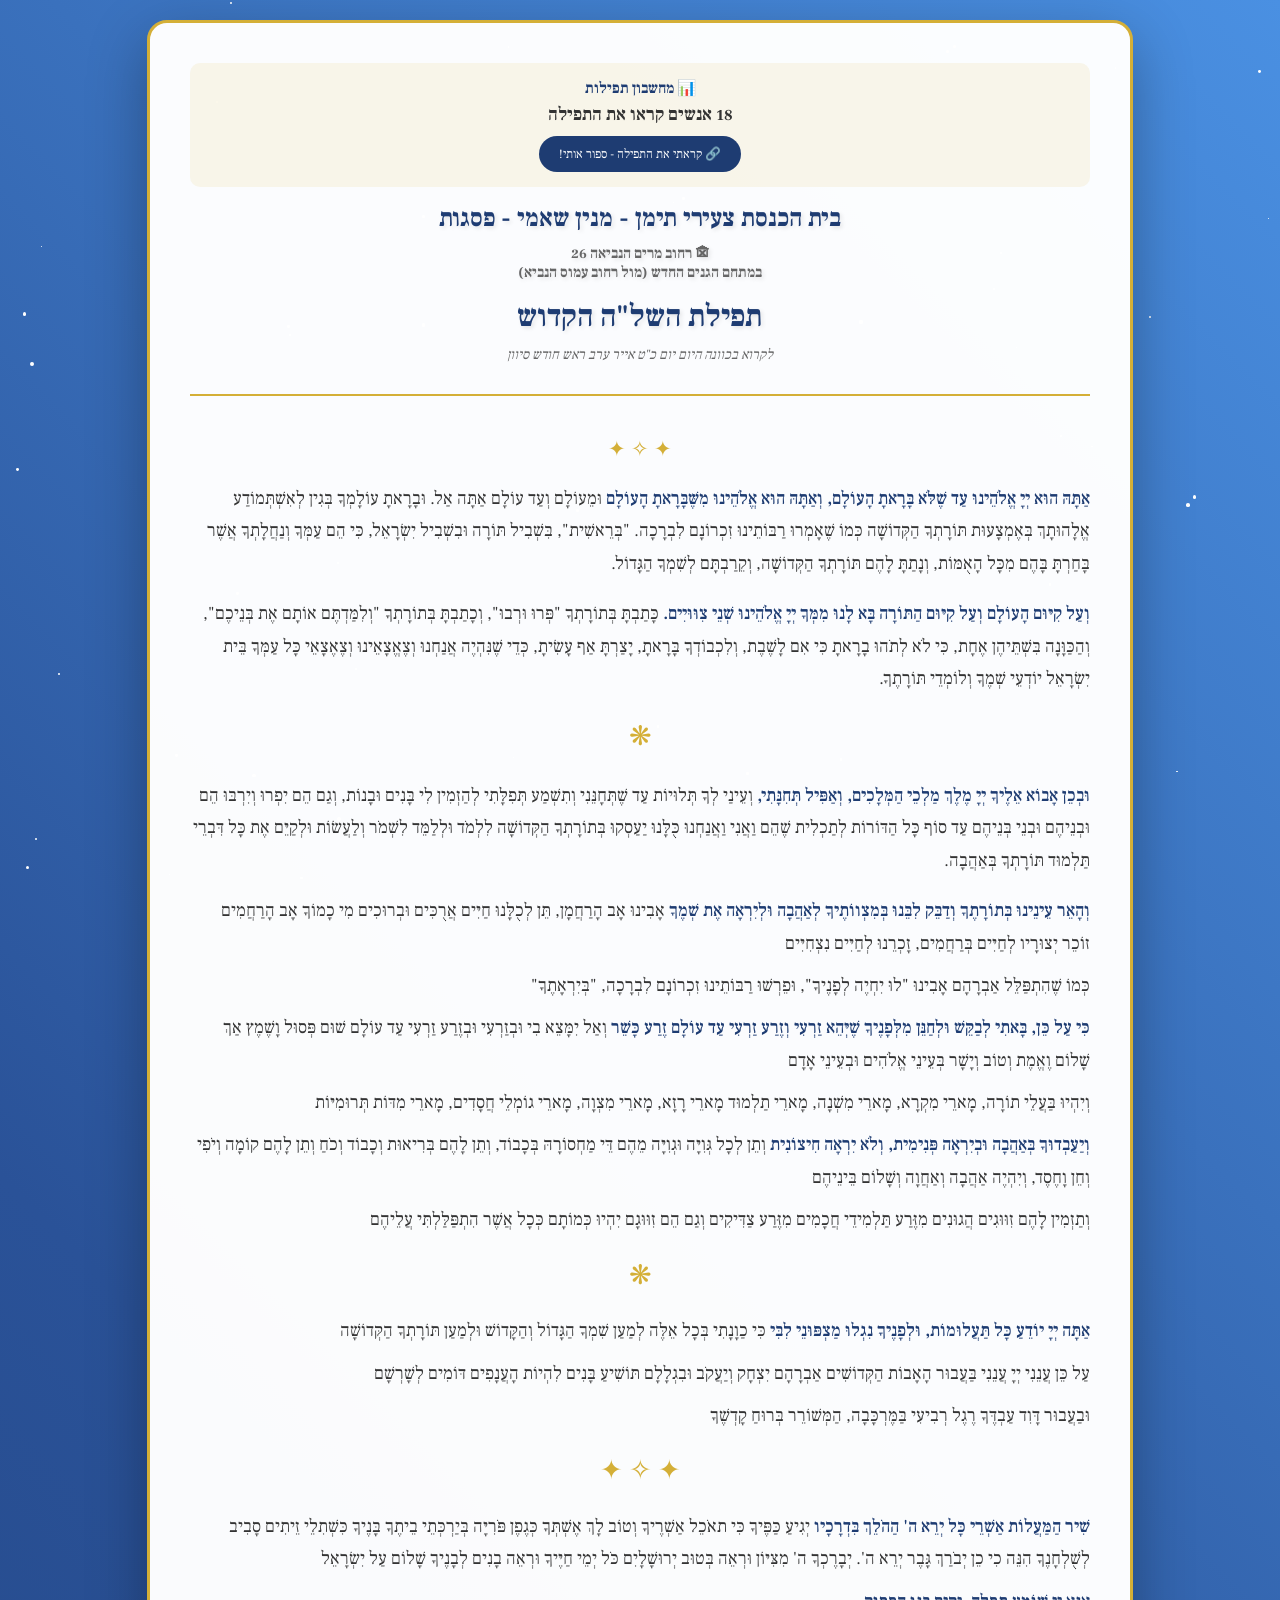
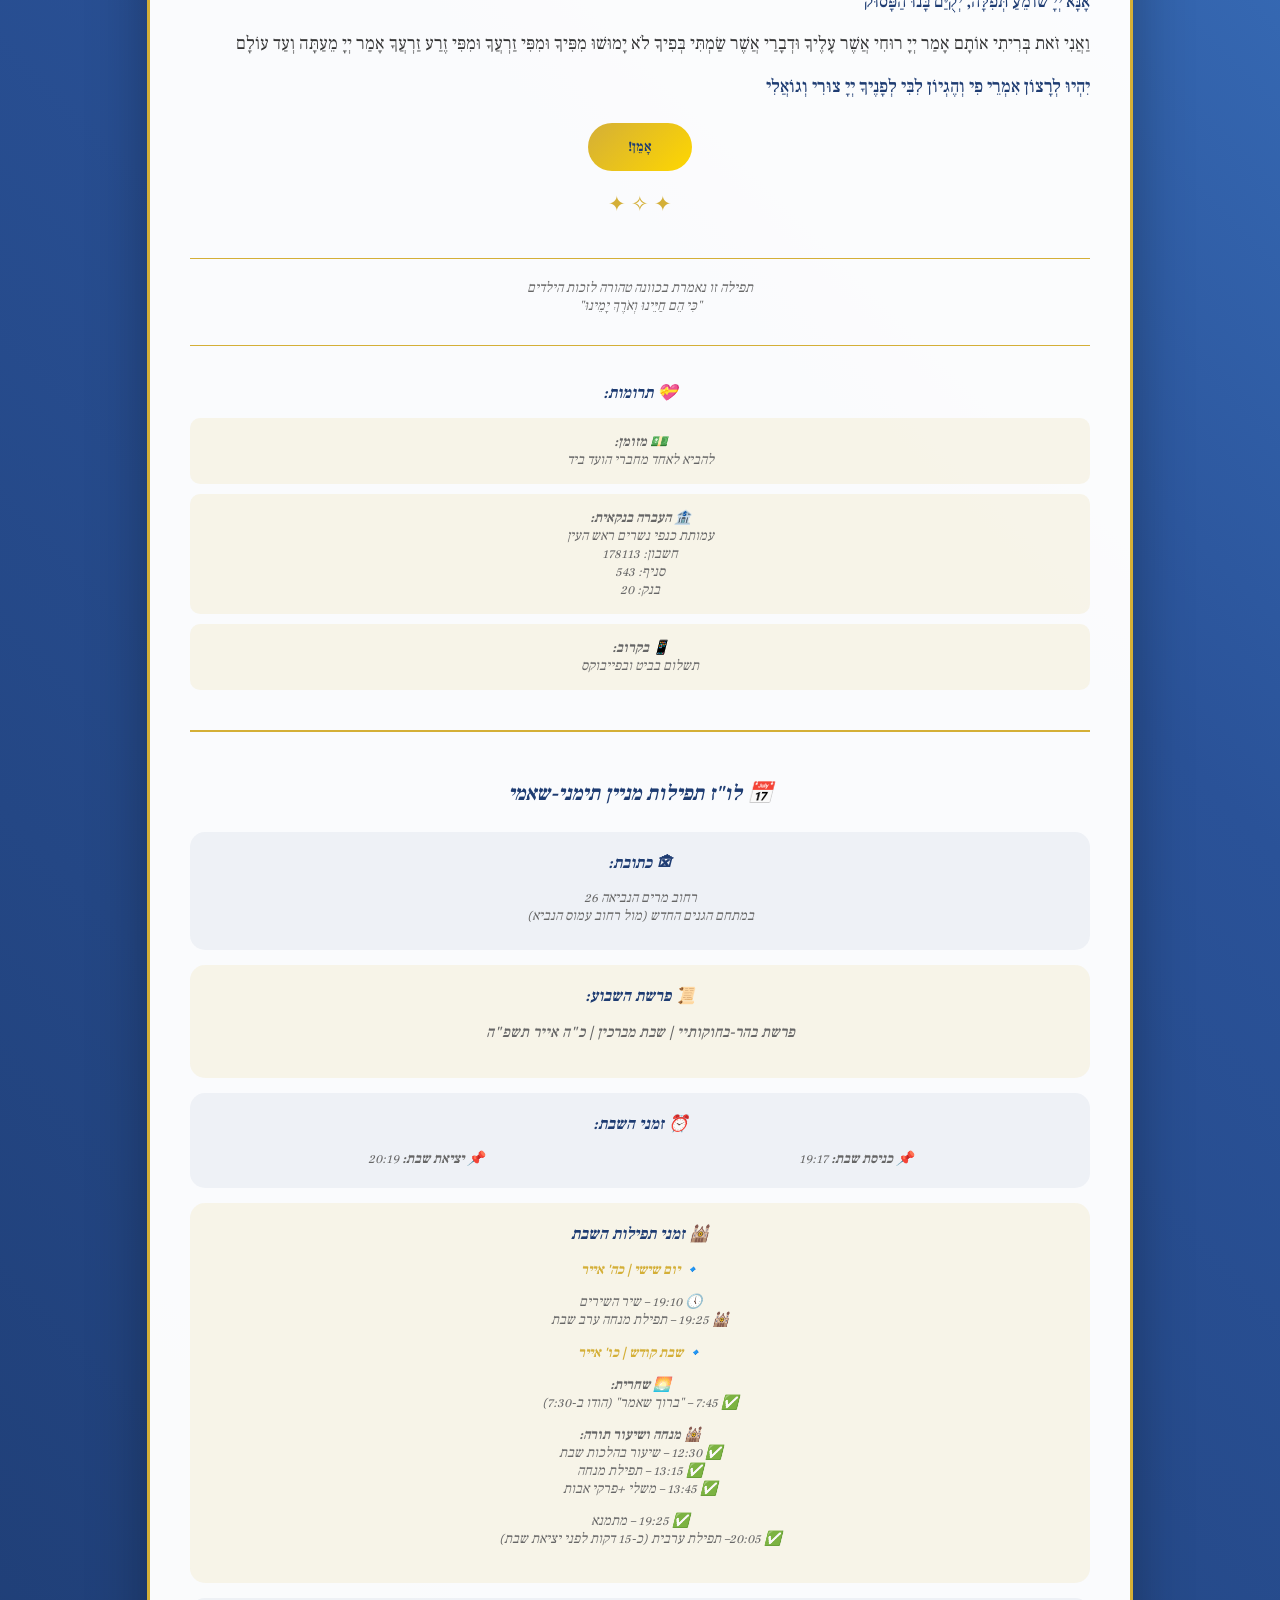
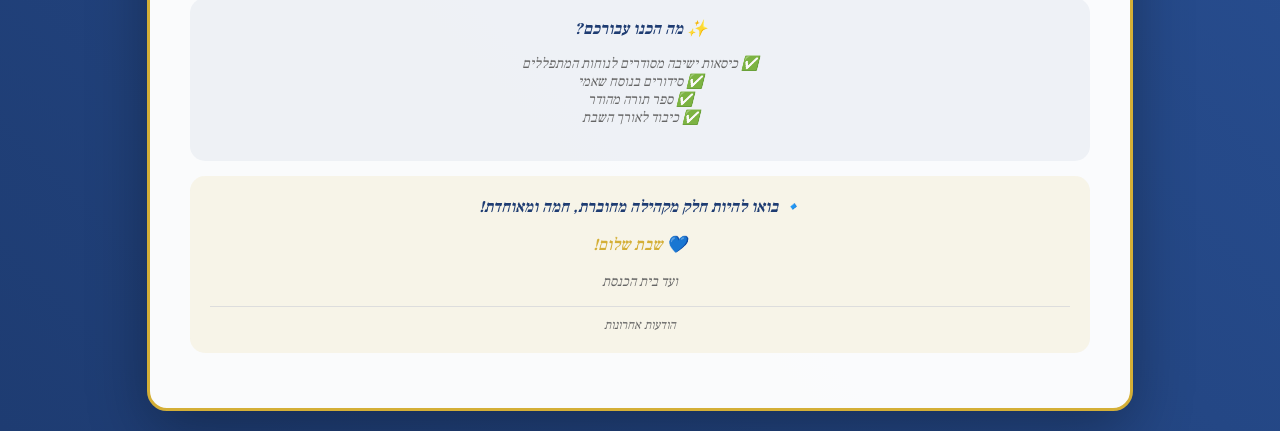
<file: tefilah.html>
<!DOCTYPE html>
<html lang="he" dir="rtl">
<head>
    <meta charset="UTF-8">
    <meta name="viewport" content="width=device-width, initial-scale=1.0">
    <title>תפילת השל"ה הקדוש - יום כ"ט אייר</title>
    <style>
        @import url('https://fonts.googleapis.com/css2?family=Frank+Ruhl+Libre:wght@300;400;500;700&display=swap');
        
        body {
            font-family: 'Frank Ruhl Libre', serif;
            background: linear-gradient(45deg, #1e3c72 0%, #2a5298 50%, #4a90e2 100%);
            margin: 0;
            padding: 20px;
            min-height: 100vh;
            position: relative;
            overflow-x: hidden;
            font-size: 14px;
        }
        
        /* כוכבים מנצנצים */
        .stars {
            position: fixed;
            top: 0;
            left: 0;
            width: 100%;
            height: 100%;
            pointer-events: none;
            z-index: 1;
        }
        
        .star {
            position: absolute;
            background: white;
            border-radius: 50%;
            animation: twinkle 2s infinite;
        }
        
        @keyframes twinkle {
            0%, 100% { opacity: 0.3; }
            50% { opacity: 1; }
        }
        
        .container {
            max-width: 900px;
            margin: 0 auto;
            background: rgba(255, 255, 255, 0.98);
            padding: 40px;
            border-radius: 20px;
            box-shadow: 0 20px 60px rgba(0,0,0,0.3);
            position: relative;
            z-index: 2;
            border: 3px solid #d4af37;
        }
        
        .header {
            text-align: center;
            margin-bottom: 40px;
            border-bottom: 2px solid #d4af37;
            padding-bottom: 20px;
        }
        
        .title {
            font-size: 2.2em;
            color: #1e3c72;
            margin: 0;
            text-shadow: 2px 2px 4px rgba(0,0,0,0.1);
            font-weight: 700;
        }
        
        .subtitle {
            font-size: 14px;
            color: #666;
            margin: 10px 0;
            font-style: italic;
        }
        
        .prayer-content {
            font-size: 18px;
            line-height: 1.8;
            color: #333;
            text-align: right;
            margin: 20px 0;
            font-weight: 400;
            direction: rtl;
        }
        
        .prayer-line {
            margin: 3px 0;
            padding: 0;
            display: inline;
        }
        
        .prayer-line:hover {
            /* הסרת אפקטים */
        }
        
        .highlight {
            font-weight: 500;
            color: #1e3c72;
        }
        
        .decoration {
            text-align: center;
            font-size: 1.5em;
            color: #d4af37;
            margin: 15px 0;
        }
        
        .blessing-box {
            margin: 10px 0;
            padding: 0;
            background: none;
            border: none;
            box-shadow: none;
        }
        
        .amen-button {
            background: linear-gradient(135deg, #d4af37 0%, #ffd700 100%);
            color: #1e3c72;
            border: none;
            padding: 15px 40px;
            font-size: 14px;
            font-weight: bold;
            border-radius: 30px;
            cursor: pointer;
            transition: all 0.3s ease;
            margin: 20px auto;
            display: block;
            font-family: 'Frank Ruhl Libre', serif;
        }
        
        .amen-button:hover {
            transform: scale(1.1);
            box-shadow: 0 10px 25px rgba(212, 175, 55, 0.4);
        }
        
        .footer {
            text-align: center;
            margin-top: 40px;
            color: #666;
            font-style: italic;
            border-top: 1px solid #d4af37;
            padding-top: 20px;
        }
    </style>
</head>
<body>
    <div class="stars" id="stars"></div>
    
    <div class="container">
        <div class="header" style="position: relative;">
            <div style="background: rgba(212, 175, 55, 0.1); padding: 15px; border-radius: 10px; text-align: center; margin-bottom: 15px;">
                <div style="font-size: 1.1em; color: #1e3c72; font-weight: bold; margin-bottom: 5px;">📊 מחשבון תפילות</div>
                <div style="font-size: 1.3em; color: #333; font-weight: bold; margin-bottom: 10px;">
                    <span id="prayer-counter">18</span> אנשים קראו את התפילה
                </div>
                <button onclick="countMe()" style="background: #1e3c72; color: white; border: none; padding: 10px 20px; border-radius: 25px; cursor: pointer; font-size: 0.9em; font-family: 'Frank Ruhl Libre', serif;">
                    🔗 קראתי את התפילה - ספור אותי!
                </button>
            </div>
            
            <div style="font-size: 1.8em; color: #1e3c72; margin-bottom: 15px; font-weight: bold; text-shadow: 2px 2px 4px rgba(0,0,0,0.1);">
                <strong>בית הכנסת צעירי תימן - מנין שאמי - פסגות</strong><br>
                <div style="margin-top: 10px; font-size: 0.6em; color: #666;">
                    🏚 רחוב מרים הנביאה 26<br>
                    במתחם הגנים החדש (מול רחוב עמוס הנביא)
                </div>
            </div>
            <h1 class="title">תפילת השל"ה הקדוש</h1>
            <p class="subtitle">לקרוא בכוונה היום יום כ"ט אייר ערב ראש חודש סיוון</p>
        </div>
        
        <div class="decoration">✦ ✧ ✦</div>
        
        <div class="prayer-content">
            <p>
                <span class="highlight">אַתָּהּ הוּא יְיָ אֱלֹהֵינוּ עַד שֶׁלֹּא בָּרָאתָ הָעוֹלָם, וְאַתָּהּ הוּא אֱלֹהֵינוּ מִשֶּׁבָּרָאתָ הָעוֹלָם</span> וּמֵעוֹלָם וְעַד עוֹלָם אַתָּה אַל. וּבָרָאתָ עוֹלָמְךָ בְּגִין לְאִשְׁתְּמוֹדַע אֱלָהוּתָךְ בְּאֶמְצָעוּת תּוֹרָתְךָ הַקְּדוֹשָׁה כְּמוֹ שֶׁאָמְרוּ רַבּוֹתֵינוּ זִכְרוֹנָם לִבְרָכָה. "בְּרֵאשִׁית", בִּשְׁבִיל תּוֹרָה וּבִשְׁבִיל יִשְׂרָאֵל, כִּי הֵם עַמְּךָ וְנַחֲלָתְךָ אֲשֶׁר בָּחַרְתָּ בָּהֶם מִכָּל הָאֻמּוֹת, וְנָתַתָּ לָהֶם תּוֹרָתְךָ הַקְּדוֹשָׁה, וְקֵרַבְתָּם לְשִׁמְךָ הַגָּדוֹל.
            </p>
            
            <p>
                <span class="highlight">וְעַל קִיּוּם הָעוֹלָם וְעַל קִיּוּם הַתּוֹרָה בָּא לָנוּ מִמְּךָ יְיָ אֱלֹהֵינוּ שְׁנֵי צִוּוּיִים.</span> כָּתַבְתָּ בְּתוֹרָתְךָ "פְּרוּ וּרְבוּ", וְכָתַבְתָּ בְּתוֹרָתְךָ "וְלִמַּדְתֶּם אוֹתָם אֶת בְּנֵיכֶם", וְהַכַּוָּנָה בִּשְׁתֵּיהֶן אֶחָת, כִּי לֹא לְתֹהוּ בָרָאתָ כִּי אִם לָשֶׁבֶת, וְלִכְבוֹדְךָ בָּרָאתָ, יָצַרְתָּ אַף עָשִׂיתָ, כְּדֵי שֶׁנִּהְיֶה אֲנַחְנוּ וְצֶאֱצָאֵינוּ וְצֶאֶצָאֵי כָּל עַמְּךָ בֵּית יִשְׂרָאֵל יוֹדְעֵי שְׁמֶךָ וְלוֹמְדֵי תּוֹרָתֶךָ.
            </p>
            
            <div class="decoration">❋</div>
            
            <p>
                <span class="highlight">וּבְכֵן אָבוֹא אֵלֶיךָ יְיָ מֶלֶךְ מַלְכֵי הַמְּלָכִים, וְאַפִּיל תְּחִנָּתִי,</span> וְעֵינַי לְךָ תְּלוּיוֹת עַד שֶׁתְּחָנֵּנִי וְתִשְׁמַע תְּפִלָּתִי לְהַזְמִין לִי בָּנִים וּבָנוֹת, וְגַם הֵם יִפְרוּ וְיִרְבּוּ הֵם וּבְנֵיהֶם וּבְנֵי בְּנֵיהֶם עַד סוֹף כָּל הַדּוֹרוֹת לְתַכְלִית שֶׁהֵם וַאֲנִי וַאֲנַחְנוּ כֻּלָּנוּ יַעַסְקוּ בְּתוֹרָתְךָ הַקְּדוֹשָׁה לִלְמֹד וּלְלַמֵּד לִשְׁמֹר וְלַעֲשׂוֹת וּלְקַיֵּם אֶת כָּל דִּבְרֵי תַּלְמוּד תּוֹרָתְךָ בְּאַהֲבָה.
            </p>
            
            <div class="prayer-line highlight">
                וְהָאֵר עֵינֵינוּ בְּתוֹרָתֶךָ וְדַבֵּק לִבֵּנוּ בְּמִצְווֹתֶיךָ לְאַהֲבָה וּלְיִרְאָה אֶת שְׁמֶךָ
            </div>
            
            <div class="prayer-line">
                אָבִינוּ אָב הָרַחֲמָן, תֵּן לְכֻלָּנוּ חַיִּים אֲרֻכִּים וּבְרוּכִים
            </div>
            
            <div class="prayer-line">
                מִי כָמוֹךָ אָב הָרַחֲמִים זוֹכֵר יְצוּרָיו לְחַיִּים בְּרַחֲמִים, זָכְרֵנוּ לְחַיִּים נִצְחִיִּים
            </div>
            
            <div class="blessing-box">
                <div class="prayer-line">
                    כְּמוֹ שֶׁהִתְפַּלֵּל אַבְרָהָם אָבִינוּ "לוּ יִחְיֶה לְפָנֶיךָ", וּפֵרְשׁוּ רַבּוֹתֵינוּ זִכְרוֹנָם לִבְרָכָה, "בְּיִרְאָתֶךָ"
                </div>
            </div>
            
            <div class="prayer-line highlight">
                כִּי עַל כֵּן, בָּאתִי לְבַקֵּשׁ וּלְחַנֵּן מִלְּפָנֶיךָ שֶׁיְּהֵא זַרְעִי וְזֶרַע זַרְעִי עַד עוֹלָם זֶרַע כָּשֵׁר
            </div>
            
            <div class="prayer-line">
                וְאַל יִמָּצֵא בִי וּבְזַרְעִי וּבְזֶרַע זַרְעִי עַד עוֹלָם שׁוּם פְּסוּל וָשֶׁמֶץ
            </div>
            
            <div class="prayer-line">
                אַךְ שָׁלוֹם וֶאֱמֶת וְטוֹב וְיָשָׁר בְּעֵינֵי אֱלֹהִים וּבְעֵינֵי אָדָם
            </div>
            
            <div class="blessing-box">
                <div class="prayer-line">
                    וְיִהְיוּ בַּעֲלֵי תוֹרָה, מָארֵי מִקְרָא, מָארֵי מִשְׁנָה, מָארֵי תַלְמוּד
                </div>
                <div class="prayer-line">
                    מָארֵי רָזָא, מָארֵי מִצְוָה, מָארֵי גוֹמְלֵי חֲסָדִים, מָארֵי מִדּוֹת תְּרוּמִיּוֹת
                </div>
            </div>
            
            <div class="prayer-line highlight">
                וְיַעַבְדוּךָ בְּאַהֲבָה וּבְיִרְאָה פְּנִימִית, וְלֹא יִרְאָה חִיצוֹנִית
            </div>
            
            <div class="prayer-line">
                וְתֵן לְכָל גְּוִיָּה וּגְוִיָּה מֵהֶם דֵּי מַחְסוֹרָהּ בְּכָבוֹד, וְתֵן לָהֶם בְּרִיאוּת וְכָבוֹד וְכֹחַ
            </div>
            
            <div class="prayer-line">
                וְתֵן לָהֶם קוֹמָה וְיֹפִי וְחֵן וָחֶסֶד, וְיִהְיֶה אַהֲבָה וְאַחֲוָה וְשָׁלוֹם בֵּינֵיהֶם
            </div>
            
            <div class="blessing-box">
                <div class="prayer-line">
                    וְתַזְמִין לָהֶם זִוּוּגִים הֲגוּנִים מִזֶּרַע תַּלְמִידֵי חֲכָמִים מִזֶּרַע צַדִּיקִים
                </div>
                <div class="prayer-line">
                    וְגַם הֵם זִוּוּגָם יִהְיוּ כְּמוֹתָם כְּכָל אֲשֶׁר הִתְפַּלַּלְתִּי עֲלֵיהֶם
                </div>
            </div>
            
            <div class="decoration">❋</div>
            
            <div class="prayer-line highlight">
                אַתָּה יְיָ יוֹדֵעַ כָּל תַּעֲלוּמוֹת, וּלְפָנֶיךָ נִגְלוּ מַצְפּוּנֵי לִבִּי
            </div>
            
            <div class="prayer-line">
                כִּי כַוָנָתִי בְּכָל אֵלֶּה לְמַעַן שִׁמְךָ הַגָּדוֹל וְהַקָּדוֹשׁ וּלְמַעַן תּוֹרָתְךָ הַקְּדוֹשָׁה
            </div>
            
            <div class="blessing-box">
                <div class="prayer-line">
                    עַל כֵּן עֲנֵנִי יְיָ עֲנֵנִי בַּעֲבוּר הָאָבוֹת הַקְּדוֹשִׁים אַבְרָהָם יִצְחָק וְיַעֲקֹב
                </div>
                <div class="prayer-line">
                    וּבִגְלָלָם תּוֹשִׁיעַ בָּנִים לִהְיוֹת הָעֲנָפִים דּוֹמִים לְשָׁרְשָׁם
                </div>
            </div>
            
            <div class="prayer-line">
                וּבַעֲבוּר דָּוִד עַבְדֶּךָ רֶגֶל רְבִיעִי בַּמֶּרְכָּבָה, הַמְּשׁוֹרֵר בְּרוּחַ קָדְשֶׁךָ
            </div>
            
            <div class="decoration">✦ ✧ ✦</div>
            
            <div class="blessing-box">
                <div class="prayer-line highlight">
                    שִׁיר הַמַּעֲלוֹת אַשְׁרֵי כָּל יְרֵא ה' הַהֹלֵךְ בִּדְרָכָיו
                </div>
                <div class="prayer-line">
                    יְגִיעַ כַּפֶּיךָ כִּי תאֹכֵל אַשְׁרֶיךָ וְטוֹב לָךְ
                </div>
                <div class="prayer-line">
                    אֶשְׁתְּךָ כְּגֶפֶן פֹּרִיָּה בְּיַרְכְּתֵי בֵיתֶךָ בָּנֶיךָ כִּשְׁתִלֵי זֵיתִים סָבִיב לְשֻׁלְחָנֶךָ
                </div>
                <div class="prayer-line">
                    הִנֵּה כִי כֵן יְבֹרַךְ גָּבֶר יְרֵא ה'. יְבָרֶכְךָ ה' מִצִּיּוֹן וּרְאֵה בְּטוּב יְרוּשָׁלָיִם כֹּל יְמֵי חַיֶּיךָ
                </div>
                <div class="prayer-line">
                    וּרְאֵה בָנִים לְבָנֶיךָ שָׁלוֹם עַל יִשְׂרָאֵל
                </div>
            </div>
            
            <div class="prayer-line highlight">
                אָנָּא יְיָ שׁוֹמֵעַ תְּפִלָּה, יְקֻיַּם בָּנוּ הַפָּסוּק
            </div>
            
            <div class="blessing-box">
                <div class="prayer-line">
                    וַאֲנִי זֹאת בְּרִיתִי אוֹתָם אָמַר יְיָ רוּחִי אֲשֶׁר עָלֶיךָ וּדְבָרַי אֲשֶׁר שַׂמְתִּי בְּפִיךָ
                </div>
                <div class="prayer-line">
                    לֹא יָמוּשׁוּ מִפִּיךָ וּמִפִּי זַרְעֲךָ וּמִפִּי זֶרַע זַרְעֲךָ אָמַר יְיָ מֵעַתָּה וְעַד עוֹלָם
                </div>
            </div>
            
            <div class="prayer-line highlight">
                יִהְיוּ לְרָצוֹן אִמְרֵי פִי וְהֶגְיוֹן לִבִּי לְפָנֶיךָ יְיָ צוּרִי וְגוֹאֲלִי
            </div>
        </div>
        
        <button class="amen-button" onclick="sayAmen()">אָמֵן!</button>
        
        <div class="decoration">✦ ✧ ✦</div>
        
        <div class="footer">
            תפילה זו נאמרת בכוונה טהורה לזכות הילדים<br>
            "כִּי הֵם חַיֵּינוּ וְאֹרֶךְ יָמֵינוּ"
            
            <div style="margin-top: 30px; padding-top: 20px; border-top: 1px solid #d4af37;">
                <h3 style="color: #1e3c72; margin-bottom: 15px;">💝 תרומות:</h3>
                
                <div style="background: rgba(212, 175, 55, 0.1); padding: 15px; border-radius: 10px; margin: 10px 0;">
                    <strong>💵 מזומן:</strong><br>
                    להביא לאחד מחברי הועד ביד
                </div>
                
                <div style="background: rgba(212, 175, 55, 0.1); padding: 15px; border-radius: 10px; margin: 10px 0;">
                    <strong>🏦 העברה בנקאית:</strong><br>
                    עמותת כנפי נשרים ראש העין<br>
                    חשבון: 178113<br>
                    סניף: 543<br>
                    בנק: 20
                </div>
                
                <div style="background: rgba(212, 175, 55, 0.1); padding: 15px; border-radius: 10px; margin: 10px 0;">
                    <strong>📱 בקרוב:</strong><br>
                    תשלום בביט ובפייבוקס
                </div>
            </div>
            
            <div style="margin-top: 40px; padding-top: 30px; border-top: 2px solid #d4af37;">
                <h2 style="color: #1e3c72; text-align: center; margin-bottom: 25px;">📅 לו"ז תפילות מניין תימני-שאמי</h2>
                
                <div style="background: rgba(30, 60, 114, 0.05); padding: 20px; border-radius: 15px; margin: 15px 0;">
                    <h3 style="color: #1e3c72; margin-top: 0;">🏚 כתובת:</h3>
                    <p style="margin: 5px 0;">רחוב מרים הנביאה 26<br>
                    במתחם הגנים החדש (מול רחוב עמוס הנביא)</p>
                </div>
                
                <div style="background: rgba(212, 175, 55, 0.1); padding: 20px; border-radius: 15px; margin: 15px 0;">
                    <h3 style="color: #1e3c72; margin-top: 0;">📜 פרשת השבוע:</h3>
                    <p style="font-size: 1.1em; font-weight: 500;">פרשת בהר-בחוקותיי | שבת מברכין | כ"ה אייר תשפ"ה</p>
                </div>
                
                <div style="background: rgba(30, 60, 114, 0.05); padding: 20px; border-radius: 15px; margin: 15px 0;">
                    <h3 style="color: #1e3c72; margin-top: 0;">⏰ זמני השבת:</h3>
                    <div style="display: flex; justify-content: space-around; text-align: center;">
                        <div>📌 <strong>כניסת שבת:</strong> 19:17</div>
                        <div>📌 <strong>יציאת שבת:</strong> 20:19</div>
                    </div>
                </div>
                
                <div style="background: rgba(212, 175, 55, 0.1); padding: 20px; border-radius: 15px; margin: 15px 0;">
                    <h3 style="color: #1e3c72; margin-top: 0;">🕍 זמני תפילות השבת</h3>
                    
                    <div style="margin: 15px 0;">
                        <h4 style="color: #d4af37; margin: 10px 0;">🔹 יום שישי | כה' אייר</h4>
                        <p>🕔 19:10 – שיר השירים<br>
                        🕍 19:25 – תפילת מנחה ערב שבת</p>
                    </div>
                    
                    <div style="margin: 15px 0;">
                        <h4 style="color: #d4af37; margin: 10px 0;">🔹 שבת קודש | כו' אייר</h4>
                        
                        <p><strong>🌅 שחרית:</strong><br>
                        ✅ 7:45 – "ברוך שאמר" (הודו ב-7:30)</p>
                        
                        <p><strong>🕍 מנחה ושיעור תורה:</strong><br>
                        ✅ 12:30 – שיעור בהלכות שבת<br>
                        ✅ 13:15 – תפילת מנחה<br>
                        ✅ 13:45 – משלי +פרקי אבות</p>
                        
                        <p>✅ 19:25 – מתמנא<br>
                        ✅ 20:05– תפילת ערבית (כ-15 דקות לפני יציאת שבת)</p>
                    </div>
                </div>
                
                <div style="background: rgba(30, 60, 114, 0.05); padding: 20px; border-radius: 15px; margin: 15px 0;">
                    <h3 style="color: #1e3c72; margin-top: 0;">✨ מה הכנו עבורכם?</h3>
                    <p>✅ כיסאות ישיבה מסודרים לנוחות המתפללים<br>
                    ✅ סידורים בנוסח שאמי<br>
                    ✅ ספר תורה מהודר<br>
                    ✅ כיבוד לאורך השבת</p>
                </div>
                
                <div style="background: rgba(212, 175, 55, 0.1); padding: 20px; border-radius: 15px; margin: 15px 0; text-align: center;">
                    <h3 style="color: #1e3c72; margin-top: 0;">🔹 בואו להיות חלק מקהילה מחוברת, חמה ומאוחדת!</h3>
                    <p style="font-size: 1.2em; color: #d4af37; font-weight: 500;">💙 שבת שלום!</p>
                    <p style="font-style: italic;">ועד בית הכנסת</p>
                    <div style="font-size: 0.9em; color: #666; margin-top: 15px; border-top: 1px solid #ddd; padding-top: 10px;">
                        הודעות אחרונות
                    </div>
                </div>
            </div>

        </div>
    </div>

    <script>
        // יצירת כוכבים מנצנצים
        function createStars() {
            const starsContainer = document.getElementById('stars');
            const numStars = 50;
            
            for (let i = 0; i < numStars; i++) {
                const star = document.createElement('div');
                star.className = 'star';
                star.style.left = Math.random() * 100 + '%';
                star.style.top = Math.random() * 100 + '%';
                star.style.width = Math.random() * 3 + 1 + 'px';
                star.style.height = star.style.width;
                star.style.animationDelay = Math.random() * 2 + 's';
                starsContainer.appendChild(star);
            }
        }
        
        function sayAmen() {
            const button = document.querySelector('.amen-button');
            button.style.background = 'linear-gradient(135deg, #ffd700 0%, #ffed4e 100%)';
            button.textContent = 'אָמֵן וְאָמֵן! 🙏';
            
            setTimeout(() => {
                button.style.background = 'linear-gradient(135deg, #d4af37 0%, #ffd700 100%)';
                button.textContent = 'אָמֵן!';
            }, 2000);
        }
        
        // הפעלת הכוכבים
        createStars();
        
        // פונקציה להצגת המונה הנוכחי
        async function displayCurrentCount() {
            try {
                // נסה עם שירות אחר יותר יציב
                const response = await fetch('https://api.visitorbadge.io/api/combined?path=tefilah-prayer&countColor=%23263759&style=flat&labelColor=%23d4af37');
                if (response.ok) {
                    // אם זה עובד, נשתמש במונה מקומי פשוט
                    let localCount = localStorage.getItem('tefilah-global-count');
                    if (!localCount) {
                        localCount = 18; // מתחיל מ-18
                        localStorage.setItem('tefilah-global-count', localCount);
                    }
                    document.getElementById('prayer-counter').textContent = localCount;
                } else {
                    // ברירת מחדל
                    document.getElementById('prayer-counter').textContent = '18';
                }
            } catch (error) {
                // אם יש בעיה, נשתמש במונה מקומי
                let localCount = localStorage.getItem('tefilah-global-count') || 18;
                document.getElementById('prayer-counter').textContent = localCount;
            }
        }
        
        // פונקציה לספירה כשלוחצים על הכפתור
        async function countMe() {
            try {
                // מונה מקומי פשוט שעובד תמיד
                let currentCount = localStorage.getItem('tefilah-global-count') || 18;
                currentCount = parseInt(currentCount) + 1;
                localStorage.setItem('tefilah-global-count', currentCount);
                
                document.getElementById('prayer-counter').textContent = currentCount;
                
                // אפקט על הכפתור
                const btn = document.querySelector('button[onclick="countMe()"]');
                btn.textContent = '✅ נספרת! תודה!';
                btn.style.background = '#28a745';
                
                setTimeout(() => {
                    btn.textContent = '🔗 קראתי את התפילה - ספור אותי!';
                    btn.style.background = '#1e3c72';
                }, 3000);
                
                // ננסה לשלוח לשרת גם כן (אבל לא חובה)
                try {
                    fetch(`https://api.visitorbadge.io/api/visitors?path=tefilah-prayer-${currentCount}&labelColor=%23d4af37&countColor=%23263759&style=flat`);
                } catch (e) {
                    // לא נורא אם זה לא עובד
                }
                
            } catch (error) {
                alert('המונה עובד! הספירה נשמרה במכשיר שלך.');
            }
        }
        
        // הצגת המונה כשהדף נטען
        displayCurrentCount();
    </script>
</body>
</html>
</file>
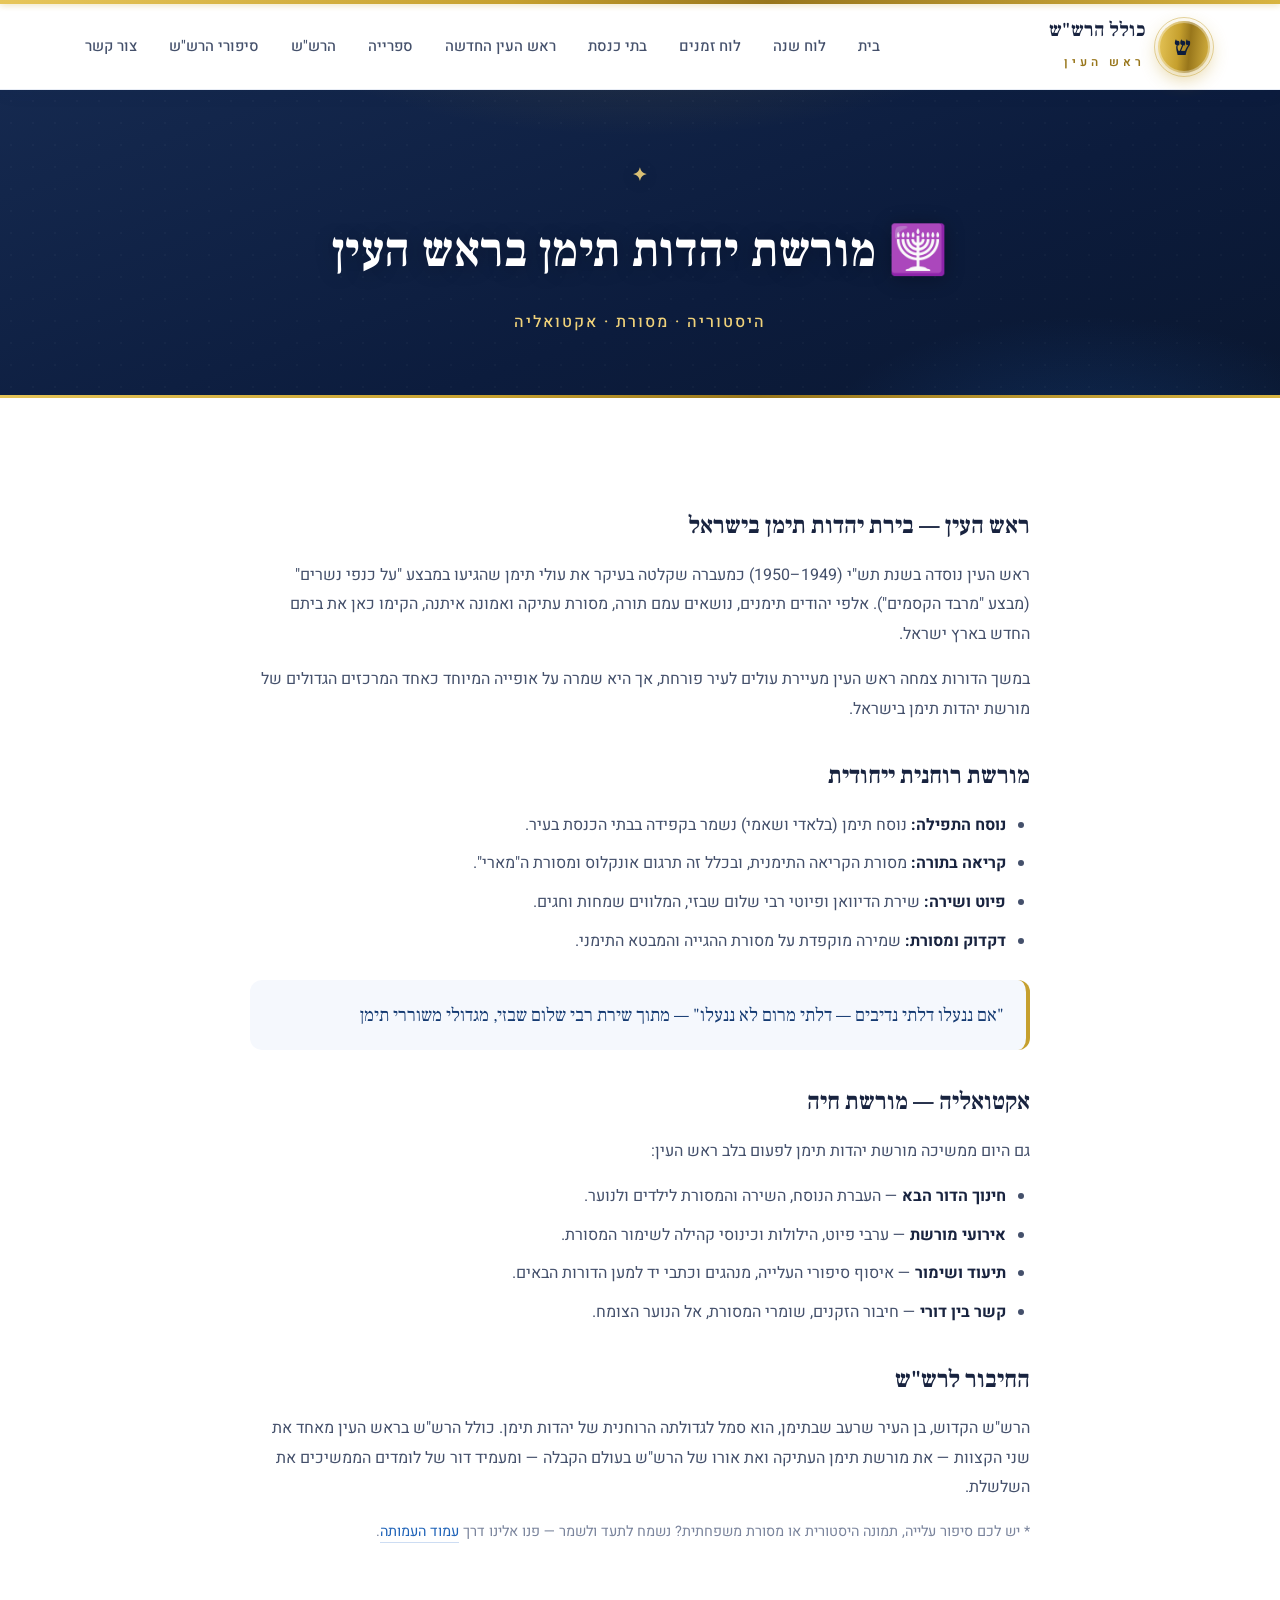
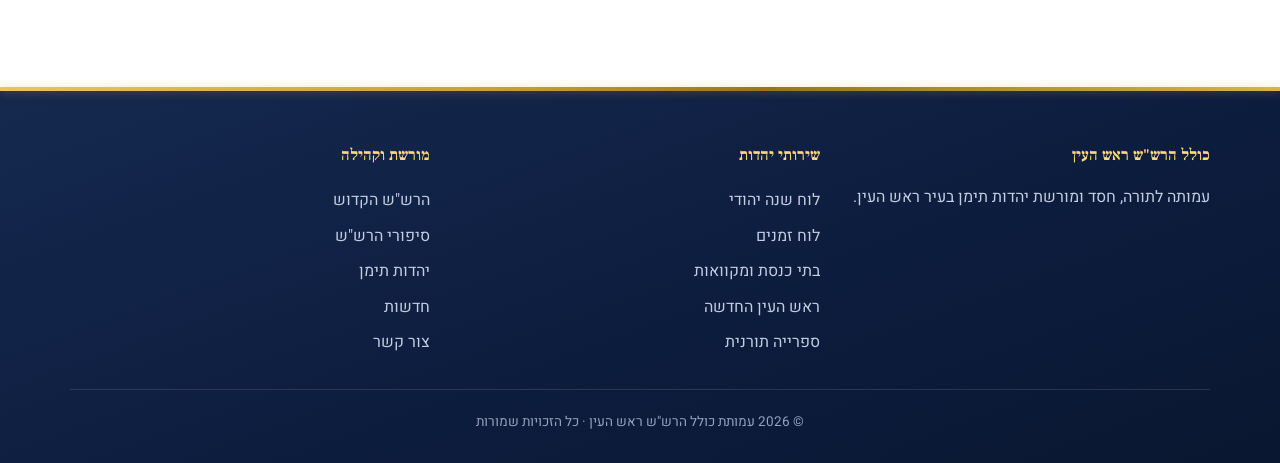
<file: teimanim.html>
<!DOCTYPE html>
<html lang="he" dir="rtl">
<head>
  <meta charset="UTF-8">
  <meta name="viewport" content="width=device-width, initial-scale=1.0">
  <title>מורשת יהדות תימן בראש העין | כולל הרש"ש</title>
  <meta name="description" content="היסטוריה ואקטואליה של יהדות תימן בראש העין - עלייה, מורשת, נוסח התפילה, פיוט ושירה והמשכיות הדורות.">
  <link rel="preconnect" href="https://fonts.googleapis.com">
  <link href="https://fonts.googleapis.com/css2?family=Heebo:wght@400;500;700;800&family=Frank+Ruhl+Libre:wght@500;700&display=swap" rel="stylesheet">
  <link rel="stylesheet" href="style.css">
</head>
<body>
  <div id="app-header"></div>

  <section class="page-head">
    <div class="container">
      <h1>🕎 מורשת יהדות תימן בראש העין</h1>
      <p>היסטוריה · מסורת · אקטואליה</p>
    </div>
  </section>

  <section class="section">
    <div class="container">
      <div class="prose">
        <h3>ראש העין — בירת יהדות תימן בישראל</h3>
        <p>ראש העין נוסדה בשנת תש"י (1949–1950) כמעברה שקלטה בעיקר את עולי תימן שהגיעו במבצע "על כנפי נשרים" (מבצע "מרבד הקסמים"). אלפי יהודים תימנים, נושאים עמם תורה, מסורת עתיקה ואמונה איתנה, הקימו כאן את ביתם החדש בארץ ישראל.</p>
        <p>במשך הדורות צמחה ראש העין מעיירת עולים לעיר פורחת, אך היא שמרה על אופייה המיוחד כאחד המרכזים הגדולים של מורשת יהדות תימן בישראל.</p>

        <h3>מורשת רוחנית ייחודית</h3>
        <ul>
          <li><b>נוסח התפילה:</b> נוסח תימן (בלאדי ושאמי) נשמר בקפידה בבתי הכנסת בעיר.</li>
          <li><b>קריאה בתורה:</b> מסורת הקריאה התימנית, ובכלל זה תרגום אונקלוס ומסורת ה"מארי".</li>
          <li><b>פיוט ושירה:</b> שירת הדיוואן ופיוטי רבי שלום שבזי, המלווים שמחות וחגים.</li>
          <li><b>דקדוק ומסורת:</b> שמירה מוקפדת על מסורת ההגייה והמבטא התימני.</li>
        </ul>

        <blockquote>"אם ננעלו דלתי נדיבים — דלתי מרום לא ננעלו" — מתוך שירת רבי שלום שבזי, מגדולי משוררי תימן</blockquote>

        <h3>אקטואליה — מורשת חיה</h3>
        <p>גם היום ממשיכה מורשת יהדות תימן לפעום בלב ראש העין:</p>
        <ul>
          <li><b>חינוך הדור הבא</b> — העברת הנוסח, השירה והמסורת לילדים ולנוער.</li>
          <li><b>אירועי מורשת</b> — ערבי פיוט, הילולות וכינוסי קהילה לשימור המסורת.</li>
          <li><b>תיעוד ושימור</b> — איסוף סיפורי העלייה, מנהגים וכתבי יד למען הדורות הבאים.</li>
          <li><b>קשר בין דורי</b> — חיבור הזקנים, שומרי המסורת, אל הנוער הצומח.</li>
        </ul>

        <h3>החיבור לרש"ש</h3>
        <p>הרש"ש הקדוש, בן העיר שרעב שבתימן, הוא סמל לגדולתה הרוחנית של יהדות תימן. כולל הרש"ש בראש העין מאחד את שני הקצוות — את מורשת תימן העתיקה ואת אורו של הרש"ש בעולם הקבלה — ומעמיד דור של לומדים הממשיכים את השלשלת.</p>

        <p style="color:var(--muted); font-size:.9rem;">* יש לכם סיפור עלייה, תמונה היסטורית או מסורת משפחתית? נשמח לתעד ולשמר — פנו אלינו דרך <a href="about.html">עמוד העמותה</a>.</p>
      </div>
    </div>
  </section>

  <div id="app-footer"></div>

  <script src="components.js"></script>
  <script src="script.js"></script>
</body>
</html>
</file>
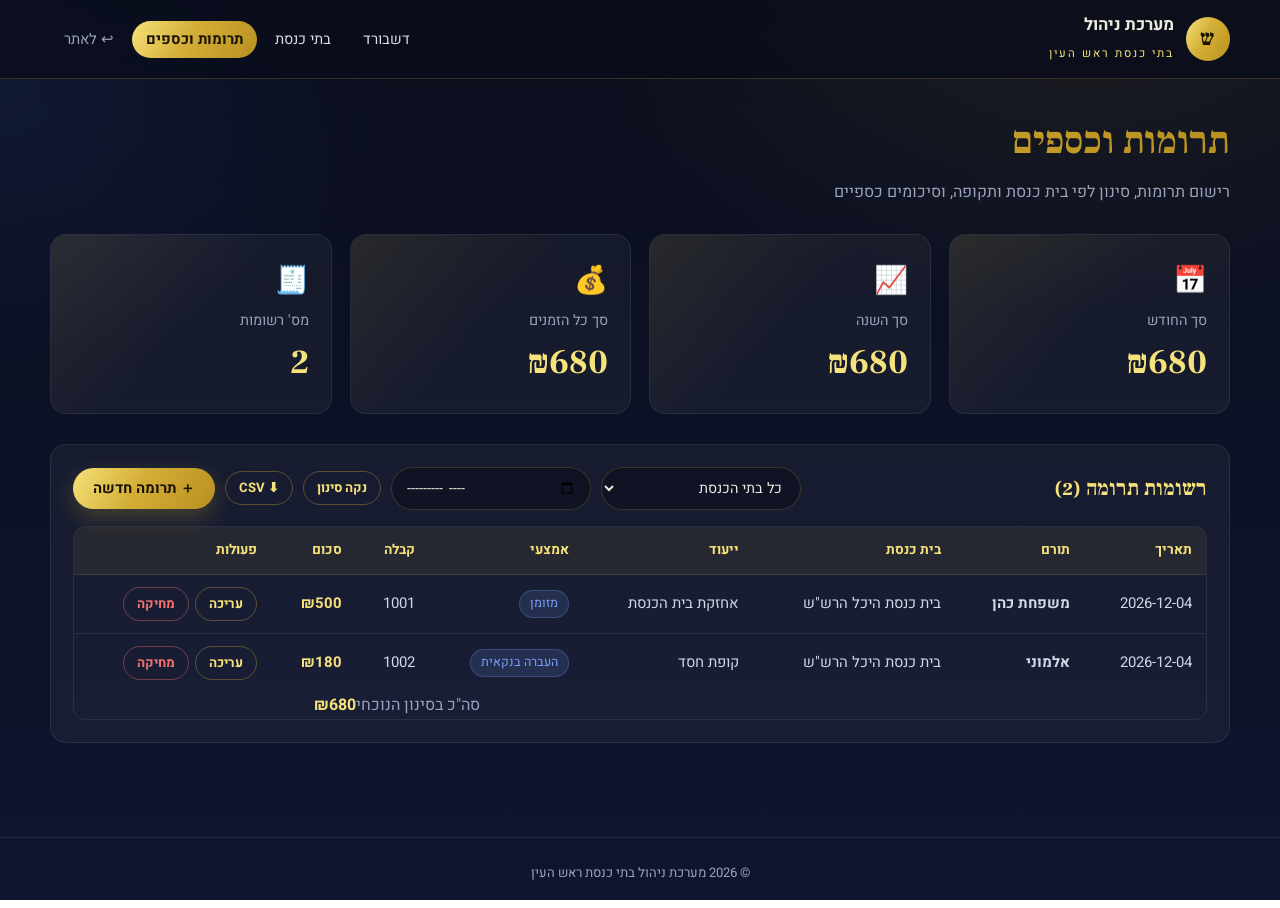
<file: admin/donations.html>
<!DOCTYPE html>
<html lang="he" dir="rtl">
<head>
  <meta charset="UTF-8">
  <meta name="viewport" content="width=device-width, initial-scale=1.0">
  <title>תרומות וכספים | מערכת ניהול ראש העין</title>
  <link rel="preconnect" href="https://fonts.googleapis.com">
  <link href="https://fonts.googleapis.com/css2?family=Heebo:wght@400;500;700;800&family=Frank+Ruhl+Libre:wght@500;700;900&display=swap" rel="stylesheet">
  <link rel="stylesheet" href="admin.css">
</head>
<body>
  <header class="site-header" id="siteHeader"></header>

  <div class="page-head">
    <div class="container">
      <h1 class="gold-text">תרומות וכספים</h1>
      <p>רישום תרומות, סינון לפי בית כנסת ותקופה, וסיכומים כספיים</p>
    </div>
  </div>

  <main>
    <div class="container">
      <div class="stats" id="stats"></div>

      <div class="panel">
        <div class="panel-head">
          <h2>רשומות תרומה (<span id="count">0</span>)</h2>
          <div class="toolbar">
            <select id="fSyn" class="search-input" onchange="render()"></select>
            <input type="month" id="fMonth" class="search-input" onchange="render()">
            <button class="btn ghost sm" onclick="clearFilters()">נקה סינון</button>
            <button class="btn ghost sm" onclick="exportCsv()">⬇ CSV</button>
            <button class="btn" onclick="openForm()">＋ תרומה חדשה</button>
          </div>
        </div>
        <div class="table-wrap">
          <table>
            <thead>
              <tr>
                <th>תאריך</th><th>תורם</th><th>בית כנסת</th><th>ייעוד</th>
                <th>אמצעי</th><th>קבלה</th><th>סכום</th><th>פעולות</th>
              </tr>
            </thead>
            <tbody id="body"></tbody>
            <tfoot>
              <tr>
                <td colspan="6" style="text-align:left; color:var(--muted)">סה"כ בסינון הנוכחי</td>
                <td class="amount" id="sumCell">₪0</td><td></td>
              </tr>
            </tfoot>
          </table>
        </div>
      </div>
    </div>
  </main>

  <!-- מודאל טופס -->
  <div class="modal-bg" id="modal">
    <div class="modal">
      <h3 id="modalTitle">תרומה חדשה</h3>
      <form id="form" onsubmit="save(event)">
        <input type="hidden" id="f_id">
        <div class="form-grid">
          <div class="field">
            <label>שם התורם *</label>
            <input type="text" id="f_donor" required>
          </div>
          <div class="field">
            <label>סכום (₪) *</label>
            <input type="number" id="f_amount" min="0" step="0.01" required>
          </div>
          <div class="field">
            <label>בית כנסת</label>
            <select id="f_syn"></select>
          </div>
          <div class="field">
            <label>תאריך *</label>
            <input type="date" id="f_date" required>
          </div>
          <div class="field">
            <label>ייעוד</label>
            <input type="text" id="f_purpose" placeholder="אחזקה / קופת חסד / ספר תורה…">
          </div>
          <div class="field">
            <label>אמצעי תשלום</label>
            <select id="f_method">
              <option>מזומן</option>
              <option>העברה בנקאית</option>
              <option>צ'ק</option>
              <option>כרטיס אשראי</option>
              <option>הוראת קבע</option>
              <option>ביט / אפליקציה</option>
            </select>
          </div>
          <div class="field">
            <label>מספר קבלה</label>
            <input type="text" id="f_receipt">
          </div>
          <div class="field full">
            <label>הערות</label>
            <textarea id="f_notes"></textarea>
          </div>
        </div>
        <div class="modal-foot">
          <button type="submit" class="btn">שמירה</button>
          <button type="button" class="btn ghost" onclick="closeModal('modal')">ביטול</button>
        </div>
      </form>
    </div>
  </div>

  <div class="footer-note">© <span id="year"></span> מערכת ניהול בתי כנסת ראש העין</div>

  <script src="db.js"></script>
  <script src="ui.js"></script>
  <script>
    renderNav('don');
    document.getElementById('year').textContent = new Date().getFullYear();

    function synName(id) {
      const s = DB.synagogues.get(id);
      return s ? s.name : '';
    }

    // מילוי רשימות בתי הכנסת (סינון + טופס)
    function fillSynOptions() {
      const syns = DB.synagogues.all().sort((a, b) => (a.name || '').localeCompare(b.name || '', 'he'));
      const opts = syns.map(s => `<option value="${s.id}">${esc(s.name)}</option>`).join('');
      document.getElementById('fSyn').innerHTML = `<option value="">כל בתי הכנסת</option>` + opts;
      document.getElementById('f_syn').innerHTML = `<option value="">— ללא שיוך —</option>` + opts;
    }

    function getFiltered() {
      const synId = document.getElementById('fSyn').value;
      const month = document.getElementById('fMonth').value; // YYYY-MM
      return DB.donations.all().filter(d => {
        if (synId && d.synagogueId !== synId) return false;
        if (month && !(d.date || '').startsWith(month)) return false;
        return true;
      }).sort((a, b) => (b.date || '').localeCompare(a.date || ''));
    }

    function render() {
      const list = getFiltered();
      document.getElementById('count').textContent = list.length;
      const sum = list.reduce((s, d) => s + Number(d.amount || 0), 0);
      document.getElementById('sumCell').textContent = ils(sum);

      // כרטיסי סיכום (כלל הנתונים, ללא סינון)
      const all = DB.donations.all();
      const now = new Date();
      const mKey = now.toISOString().slice(0, 7);
      const yKey = now.getFullYear().toString();
      const mSum = all.filter(d => (d.date || '').startsWith(mKey)).reduce((s, d) => s + Number(d.amount || 0), 0);
      const ySum = all.filter(d => (d.date || '').startsWith(yKey)).reduce((s, d) => s + Number(d.amount || 0), 0);
      const total = all.reduce((s, d) => s + Number(d.amount || 0), 0);
      document.getElementById('stats').innerHTML = `
        <div class="stat"><div class="ico">📅</div><div class="label">סך החודש</div><div class="num">${ils(mSum)}</div></div>
        <div class="stat"><div class="ico">📈</div><div class="label">סך השנה</div><div class="num">${ils(ySum)}</div></div>
        <div class="stat"><div class="ico">💰</div><div class="label">סך כל הזמנים</div><div class="num">${ils(total)}</div></div>
        <div class="stat"><div class="ico">🧾</div><div class="label">מס' רשומות</div><div class="num">${all.length}</div></div>`;

      const body = document.getElementById('body');
      if (!list.length) {
        body.innerHTML = `<tr><td colspan="8" class="empty">אין רשומות תואמות. לחצו "תרומה חדשה" כדי להוסיף.</td></tr>`;
        return;
      }
      body.innerHTML = list.map(d => `
        <tr>
          <td>${esc(d.date) || '—'}</td>
          <td><b>${esc(d.donor) || '—'}</b></td>
          <td>${esc(synName(d.synagogueId)) || '<span style="color:var(--muted)">—</span>'}</td>
          <td>${esc(d.purpose) || '—'}</td>
          <td>${d.method ? `<span class="tag">${esc(d.method)}</span>` : '—'}</td>
          <td>${esc(d.receipt) || '—'}</td>
          <td class="amount">${ils(d.amount)}</td>
          <td class="row-actions">
            <button class="btn sm ghost" onclick="openForm('${d.id}')">עריכה</button>
            <button class="btn sm danger" onclick="del('${d.id}')">מחיקה</button>
          </td>
        </tr>`).join('');
    }

    function clearFilters() {
      document.getElementById('fSyn').value = '';
      document.getElementById('fMonth').value = '';
      render();
    }

    function openForm(id) {
      const d = id ? DB.donations.get(id) : {};
      document.getElementById('modalTitle').textContent = id ? 'עריכת תרומה' : 'תרומה חדשה';
      document.getElementById('f_id').value = d.id || '';
      document.getElementById('f_donor').value = d.donor || '';
      document.getElementById('f_amount').value = d.amount != null ? d.amount : '';
      document.getElementById('f_syn').value = d.synagogueId || '';
      document.getElementById('f_date').value = d.date || new Date().toISOString().slice(0, 10);
      document.getElementById('f_purpose').value = d.purpose || '';
      document.getElementById('f_method').value = d.method || 'מזומן';
      document.getElementById('f_receipt').value = d.receipt || '';
      document.getElementById('f_notes').value = d.notes || '';
      openModal('modal');
    }

    function save(e) {
      e.preventDefault();
      DB.donations.save({
        id: document.getElementById('f_id').value || undefined,
        donor: document.getElementById('f_donor').value.trim(),
        amount: document.getElementById('f_amount').value,
        synagogueId: document.getElementById('f_syn').value,
        date: document.getElementById('f_date').value,
        purpose: document.getElementById('f_purpose').value.trim(),
        method: document.getElementById('f_method').value,
        receipt: document.getElementById('f_receipt').value.trim(),
        notes: document.getElementById('f_notes').value.trim(),
      });
      closeModal('modal');
      toast('התרומה נשמרה');
      render();
    }

    function del(id) {
      if (confirm('למחוק את רשומת התרומה?')) {
        DB.donations.remove(id);
        toast('הרשומה נמחקה');
        render();
      }
    }

    function exportCsv() {
      const list = getFiltered();
      if (!list.length) { alert('אין רשומות לייצוא'); return; }
      const headers = ['תאריך', 'תורם', 'בית כנסת', 'ייעוד', 'אמצעי', 'מספר קבלה', 'סכום', 'הערות'];
      const rows = list.map(d => [
        d.date, d.donor, synName(d.synagogueId), d.purpose,
        d.method, d.receipt, d.amount, (d.notes || '').replace(/\n/g, ' '),
      ].map(v => `"${String(v == null ? '' : v).replace(/"/g, '""')}"`).join(','));
      const csv = '﻿' + [headers.join(','), ...rows].join('\n'); // BOM לעברית באקסל
      const blob = new Blob([csv], { type: 'text/csv;charset=utf-8' });
      const a = document.createElement('a');
      a.href = URL.createObjectURL(blob);
      a.download = 'donations-' + new Date().toISOString().slice(0, 10) + '.csv';
      a.click();
      toast('הקובץ יוצא');
    }

    fillSynOptions();
    render();
  </script>
</body>
</html>
</file>
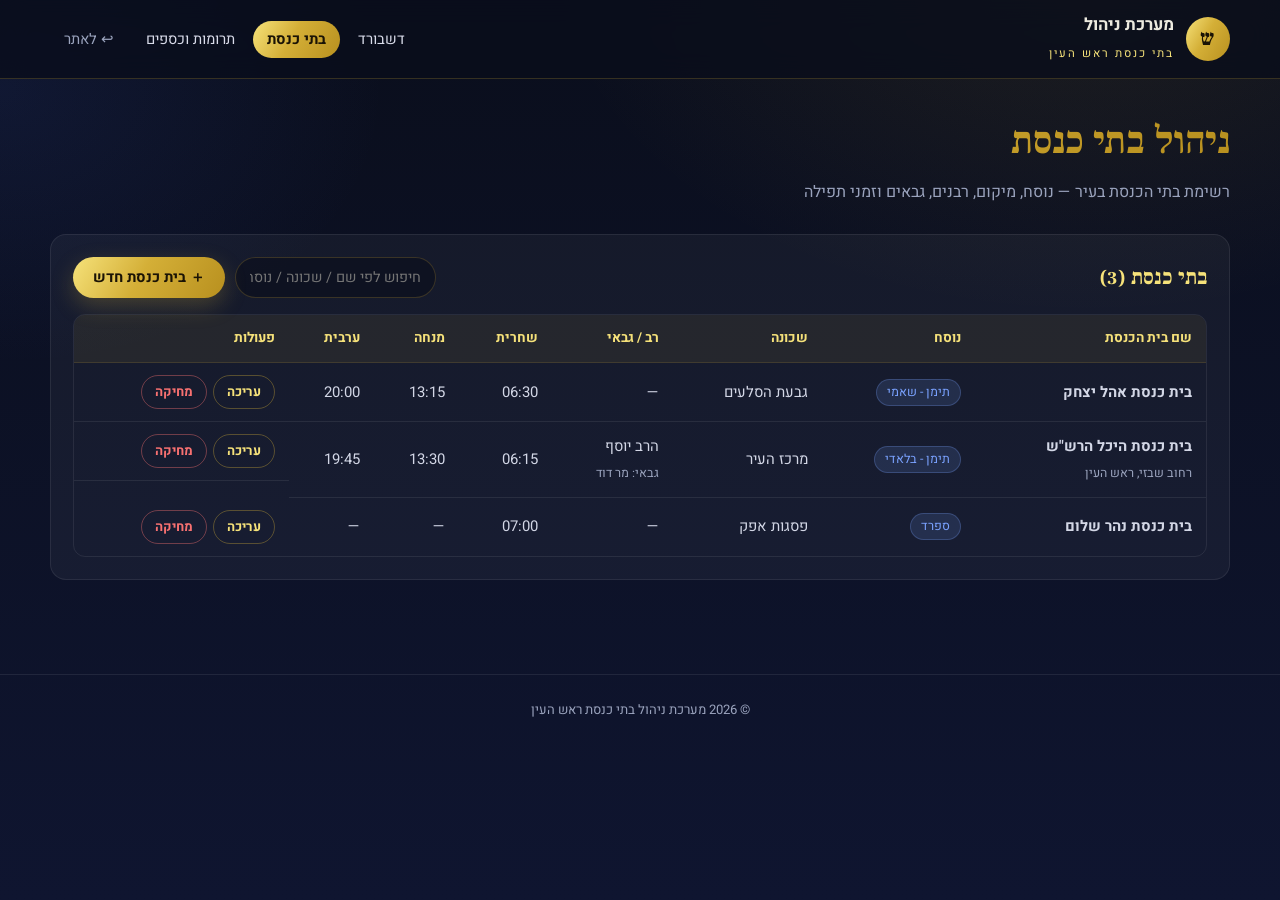
<file: admin/synagogues.html>
<!DOCTYPE html>
<html lang="he" dir="rtl">
<head>
  <meta charset="UTF-8">
  <meta name="viewport" content="width=device-width, initial-scale=1.0">
  <title>בתי כנסת | מערכת ניהול ראש העין</title>
  <link rel="preconnect" href="https://fonts.googleapis.com">
  <link href="https://fonts.googleapis.com/css2?family=Heebo:wght@400;500;700;800&family=Frank+Ruhl+Libre:wght@500;700;900&display=swap" rel="stylesheet">
  <link rel="stylesheet" href="admin.css">
</head>
<body>
  <header class="site-header" id="siteHeader"></header>

  <div class="page-head">
    <div class="container">
      <h1 class="gold-text">ניהול בתי כנסת</h1>
      <p>רשימת בתי הכנסת בעיר — נוסח, מיקום, רבנים, גבאים וזמני תפילה</p>
    </div>
  </div>

  <main>
    <div class="container">
      <div class="panel">
        <div class="panel-head">
          <h2>בתי כנסת (<span id="count">0</span>)</h2>
          <div class="toolbar">
            <input type="text" id="search" class="search-input" placeholder="חיפוש לפי שם / שכונה / נוסח…" oninput="render()">
            <button class="btn" onclick="openForm()">＋ בית כנסת חדש</button>
          </div>
        </div>
        <div class="table-wrap">
          <table>
            <thead>
              <tr>
                <th>שם בית הכנסת</th><th>נוסח</th><th>שכונה</th>
                <th>רב / גבאי</th><th>שחרית</th><th>מנחה</th><th>ערבית</th><th>פעולות</th>
              </tr>
            </thead>
            <tbody id="body"></tbody>
          </table>
        </div>
      </div>
    </div>
  </main>

  <!-- מודאל טופס -->
  <div class="modal-bg" id="modal">
    <div class="modal">
      <h3 id="modalTitle">בית כנסת חדש</h3>
      <form id="form" onsubmit="save(event)">
        <input type="hidden" id="f_id">
        <div class="form-grid">
          <div class="field full">
            <label>שם בית הכנסת *</label>
            <input type="text" id="f_name" required>
          </div>
          <div class="field">
            <label>נוסח</label>
            <select id="f_nusach">
              <option value="">— בחר —</option>
              <option>תימן - בלאדי</option>
              <option>תימן - שאמי</option>
              <option>ספרד</option>
              <option>אשכנז</option>
              <option>עדות המזרח</option>
              <option>חב"ד</option>
              <option>אחר</option>
            </select>
          </div>
          <div class="field">
            <label>שכונה</label>
            <input type="text" id="f_neighborhood">
          </div>
          <div class="field full">
            <label>כתובת</label>
            <input type="text" id="f_address">
          </div>
          <div class="field">
            <label>רב</label>
            <input type="text" id="f_rabbi">
          </div>
          <div class="field">
            <label>גבאי</label>
            <input type="text" id="f_gabbai">
          </div>
          <div class="field">
            <label>טלפון</label>
            <input type="tel" id="f_phone" dir="ltr" style="text-align:right">
          </div>
          <div class="field">
            <label>שחרית</label>
            <input type="time" id="f_shacharit">
          </div>
          <div class="field">
            <label>מנחה</label>
            <input type="time" id="f_mincha">
          </div>
          <div class="field">
            <label>ערבית</label>
            <input type="time" id="f_arvit">
          </div>
          <div class="field full">
            <label>הערות</label>
            <textarea id="f_notes"></textarea>
          </div>
        </div>
        <div class="modal-foot">
          <button type="submit" class="btn">שמירה</button>
          <button type="button" class="btn ghost" onclick="closeModal('modal')">ביטול</button>
        </div>
      </form>
    </div>
  </div>

  <div class="footer-note">© <span id="year"></span> מערכת ניהול בתי כנסת ראש העין</div>

  <script src="db.js"></script>
  <script src="ui.js"></script>
  <script>
    renderNav('syn');
    document.getElementById('year').textContent = new Date().getFullYear();

    function render() {
      const q = document.getElementById('search').value.trim().toLowerCase();
      let list = DB.synagogues.all();
      if (q) {
        list = list.filter(s =>
          [s.name, s.neighborhood, s.nusach, s.rabbi, s.gabbai]
            .some(v => (v || '').toLowerCase().includes(q)));
      }
      list.sort((a, b) => (a.name || '').localeCompare(b.name || '', 'he'));
      document.getElementById('count').textContent = list.length;

      const body = document.getElementById('body');
      if (!list.length) {
        body.innerHTML = `<tr><td colspan="8" class="empty">לא נמצאו בתי כנסת. לחצו "בית כנסת חדש" כדי להוסיף.</td></tr>`;
        return;
      }
      body.innerHTML = list.map(s => `
        <tr>
          <td><b>${esc(s.name)}</b>${s.address ? `<br><small style="color:var(--muted)">${esc(s.address)}</small>` : ''}</td>
          <td>${s.nusach ? `<span class="tag">${esc(s.nusach)}</span>` : '—'}</td>
          <td>${esc(s.neighborhood) || '—'}</td>
          <td>${esc(s.rabbi) || '—'}${s.gabbai ? `<br><small style="color:var(--muted)">גבאי: ${esc(s.gabbai)}</small>` : ''}</td>
          <td>${esc(s.shacharit) || '—'}</td>
          <td>${esc(s.mincha) || '—'}</td>
          <td>${esc(s.arvit) || '—'}</td>
          <td class="row-actions">
            <button class="btn sm ghost" onclick="openForm('${s.id}')">עריכה</button>
            <button class="btn sm danger" onclick="del('${s.id}')">מחיקה</button>
          </td>
        </tr>`).join('');
    }

    function openForm(id) {
      const f = id ? DB.synagogues.get(id) : {};
      document.getElementById('modalTitle').textContent = id ? 'עריכת בית כנסת' : 'בית כנסת חדש';
      document.getElementById('f_id').value = f.id || '';
      document.getElementById('f_name').value = f.name || '';
      document.getElementById('f_nusach').value = f.nusach || '';
      document.getElementById('f_neighborhood').value = f.neighborhood || '';
      document.getElementById('f_address').value = f.address || '';
      document.getElementById('f_rabbi').value = f.rabbi || '';
      document.getElementById('f_gabbai').value = f.gabbai || '';
      document.getElementById('f_phone').value = f.phone || '';
      document.getElementById('f_shacharit').value = f.shacharit || '';
      document.getElementById('f_mincha').value = f.mincha || '';
      document.getElementById('f_arvit').value = f.arvit || '';
      document.getElementById('f_notes').value = f.notes || '';
      openModal('modal');
    }

    function save(e) {
      e.preventDefault();
      DB.synagogues.save({
        id: document.getElementById('f_id').value || undefined,
        name: document.getElementById('f_name').value.trim(),
        nusach: document.getElementById('f_nusach').value,
        neighborhood: document.getElementById('f_neighborhood').value.trim(),
        address: document.getElementById('f_address').value.trim(),
        rabbi: document.getElementById('f_rabbi').value.trim(),
        gabbai: document.getElementById('f_gabbai').value.trim(),
        phone: document.getElementById('f_phone').value.trim(),
        shacharit: document.getElementById('f_shacharit').value,
        mincha: document.getElementById('f_mincha').value,
        arvit: document.getElementById('f_arvit').value,
        notes: document.getElementById('f_notes').value.trim(),
      });
      closeModal('modal');
      toast('בית הכנסת נשמר');
      render();
    }

    function del(id) {
      const s = DB.synagogues.get(id);
      if (confirm(`למחוק את "${s ? s.name : ''}"? התרומות הקשורות יישמרו אך ינותקו מהשיוך.`)) {
        DB.synagogues.remove(id);
        toast('בית הכנסת נמחק');
        render();
      }
    }

    render();
  </script>
</body>
</html>
</file>
<file: style.css>
/* ===== כולל הרש"ש ראש העין — עיצוב לבן יוקרתי · צבעי קודש ===== */

:root {
  --bg: #ffffff;
  --bg-tint: #f5f8fd;          /* תכלת בהיר מאוד */
  --ink: #18233f;             /* דיו עמוק */
  --ink-soft: #44506b;
  --muted: #7a849c;
  --techelet: #1f63b8;        /* תכלת */
  --techelet-deep: #143a72;
  --techelet-soft: #e8f1fc;
  --gold: #c6a02e;
  --gold-deep: #98761b;
  --gold-bright: #f0d27a;      /* זהב בוהק להבהקות */
  --royal: #0c1c3d;            /* כחול מלכותי עמוק */
  --argaman: #7a2e57;         /* ארגמן — מבטא */
  --line: #e7ecf5;
  --shadow-sm: 0 8px 24px rgba(20, 45, 90, 0.06);
  --shadow: 0 18px 48px rgba(20, 45, 90, 0.10);
  --radius: 18px;
  --grad-gold: linear-gradient(95deg, #e7c65a 0%, #c6a02e 40%, #98761b 60%, #d8b441 100%);
  --grad-tech: linear-gradient(135deg, #244c8f 0%, #0c1c3d 100%);
  --grad-royal: linear-gradient(160deg, #15294f 0%, #0c1c3d 60%, #0a1730 100%);
}

* { box-sizing: border-box; margin: 0; padding: 0; }
html { scroll-behavior: smooth; }

body {
  font-family: 'Heebo', Arial, sans-serif;
  color: var(--ink-soft);
  line-height: 1.85;
  direction: rtl;
  background: var(--bg);
}

a { color: inherit; text-decoration: none; }
img { max-width: 100%; display: block; }

h1, h2, h3, h4, .brand b, .verse { font-family: 'Frank Ruhl Libre', 'Heebo', serif; }

.container { width: min(1140px, 92%); margin: 0 auto; }

.gold-text {
  background: var(--grad-gold);
  -webkit-background-clip: text; background-clip: text; color: transparent;
}

/* פסוקי קודש מעטרים */
.verse {
  font-family: 'Frank Ruhl Libre', serif;
  color: var(--techelet-deep);
  font-size: 1.15rem; letter-spacing: .3px;
}
.verse-band {
  background:
    radial-gradient(600px 200px at 50% -40%, var(--techelet-soft), transparent 70%),
    var(--bg-tint);
  border-block: 1px solid var(--line);
  text-align: center; padding: 40px 0;
}
.verse-band .verse { font-size: clamp(1.2rem, 3vw, 1.7rem); }
.verse-band small { display: block; color: var(--gold-deep); margin-top: 8px; letter-spacing: 2px; font-size: .8rem; }

/* ===== ניווט ===== */
.site-header {
  position: sticky; top: 0; z-index: 100;
  background: rgba(255, 255, 255, 0.86);
  backdrop-filter: blur(16px); -webkit-backdrop-filter: blur(16px);
  border-bottom: 1px solid var(--line);
  box-shadow: 0 2px 20px rgba(20, 45, 90, 0.05);
}
/* פס זהב מלכותי בראש העמוד */
.site-header::before {
  content: ""; display: block; height: 4px;
  background: var(--grad-gold);
  box-shadow: 0 1px 6px rgba(198, 160, 46, 0.4);
}
.nav { display: flex; align-items: center; justify-content: space-between; padding: 13px 0; }
.brand { display: flex; align-items: center; gap: 13px; }
.brand .logo {
  position: relative;
  width: 52px; height: 52px; border-radius: 50%;
  background: var(--grad-gold);
  display: grid; place-items: center;
  font-family: 'Frank Ruhl Libre', serif; font-size: 26px; font-weight: 700; color: var(--royal);
  box-shadow: 0 6px 18px rgba(198, 160, 46, 0.45), inset 0 0 0 2px rgba(255,255,255,.35);
}
/* טבעת זהב מקיפה את הסמל */
.brand .logo::after {
  content: ""; position: absolute; inset: -4px; border-radius: 50%;
  border: 1.5px solid var(--gold); opacity: .45;
}
.brand b { font-size: 1.22rem; line-height: 1.15; color: var(--ink); letter-spacing: .3px; }
.brand span { font-size: 0.74rem; color: var(--gold-deep); letter-spacing: 4px; font-weight: 600; }

.nav-links { display: flex; gap: 2px; list-style: none; flex-wrap: wrap; }
.nav-links a {
  padding: 9px 15px; border-radius: 999px; font-size: 0.93rem; color: var(--ink-soft);
  transition: all 0.22s; font-weight: 500;
}
.nav-links a:hover { color: var(--techelet); background: var(--techelet-soft); }
.nav-links a.active { color: #fff; background: var(--grad-tech); box-shadow: 0 6px 16px rgba(31, 99, 184, 0.3); }

.nav-toggle { display: none; background: none; border: 0; color: var(--techelet); font-size: 1.8rem; cursor: pointer; }

/* ===== Hero ===== */
.hero {
  position: relative; text-align: center; padding: 96px 0 100px; overflow: hidden;
  background:
    radial-gradient(680px 380px at 82% -10%, rgba(198, 160, 46, 0.14), transparent 60%),
    radial-gradient(680px 420px at 12% 0%, rgba(31, 99, 184, 0.12), transparent 60%),
    var(--bg);
}
.hero::after {
  content: "מִזְמוֹר";
  position: absolute; inset: 0; display: grid; place-items: center;
  font-family: 'Frank Ruhl Libre', serif; font-size: 30vw; color: rgba(20, 58, 114, 0.03);
  pointer-events: none; z-index: 0; white-space: nowrap;
}
.hero > .container { position: relative; z-index: 2; }
.hero .crown { font-size: 3.2rem; filter: drop-shadow(0 8px 16px rgba(198,160,46,.35)); animation: float 5s ease-in-out infinite; }
@keyframes float { 50% { transform: translateY(-10px); } }

.hero .sub {
  display: inline-block; margin: 18px 0 8px;
  font-size: 0.82rem; letter-spacing: 4px; text-transform: uppercase;
  color: var(--techelet-deep); background: var(--techelet-soft);
  border: 1px solid #d4e6fb; border-radius: 999px; padding: 7px 20px;
}
.hero h1 { font-size: clamp(2.3rem, 6vw, 4rem); line-height: 1.15; margin: 14px 0; font-weight: 700; }
.hero p.lead { max-width: 700px; margin: 18px auto 32px; color: var(--ink-soft); font-size: 1.12rem; }

.btn {
  position: relative; overflow: hidden;
  display: inline-block; background: var(--grad-gold); color: var(--royal);
  padding: 14px 34px; border-radius: 999px; font-weight: 800; letter-spacing: .3px;
  transition: transform 0.22s, box-shadow 0.22s; box-shadow: 0 12px 28px rgba(198, 160, 46, 0.34), inset 0 0 0 1px rgba(255,255,255,.25);
}
/* הבהקת זהב חולפת */
.btn::after {
  content: ""; position: absolute; top: 0; bottom: 0; right: -60%; width: 40%;
  background: linear-gradient(90deg, transparent, rgba(255,255,255,.55), transparent);
  transform: skewX(-20deg); transition: right .6s;
}
.btn:hover { transform: translateY(-3px); box-shadow: 0 18px 40px rgba(198, 160, 46, 0.48); }
.btn:hover::after { right: 130%; }
.btn.ghost { background: #fff; color: var(--techelet-deep); border: 1.5px solid var(--gold); box-shadow: none; margin-right: 12px; }
.btn.ghost::after { display: none; }
.btn.ghost:hover { background: #fbf6e6; }

/* ===== מקטעים ===== */
.section { padding: 76px 0; }
.section.alt { background: var(--bg-tint); border-block: 1px solid var(--line); }
.section-title { text-align: center; margin-bottom: 46px; }
.section-title h2 { font-size: clamp(1.8rem, 4.2vw, 2.5rem); color: var(--ink); display: inline-block; position: relative; padding-bottom: 20px; font-weight: 700; }
.section-title h2.gold-text { color: transparent; }
/* מפריד מלכותי: קו זהב עם מעוין מרכזי */
.section-title h2::after {
  content: ""; position: absolute; bottom: 6px; right: 50%; transform: translateX(50%);
  width: 110px; height: 2px;
  background: linear-gradient(90deg, transparent, var(--gold) 20%, var(--gold) 80%, transparent);
}
.section-title h2::before {
  content: ""; position: absolute; bottom: 1px; right: 50%; transform: translateX(50%) rotate(45deg);
  width: 11px; height: 11px; background: var(--grad-gold); z-index: 1;
  box-shadow: 0 0 0 3px var(--bg), 0 4px 10px rgba(198,160,46,.4);
}
.section.alt .section-title h2::before { box-shadow: 0 0 0 3px var(--bg-tint), 0 4px 10px rgba(198,160,46,.4); }
.section-title p { color: var(--muted); margin-top: 14px; }

/* ===== כרטיסים ===== */
.grid { display: grid; grid-template-columns: repeat(auto-fit, minmax(270px, 1fr)); gap: 26px; }
.card {
  position: relative; background: #fff; border: 1px solid var(--line);
  border-radius: var(--radius); padding: 30px; box-shadow: var(--shadow-sm);
  transition: transform 0.28s, box-shadow 0.28s, border-color 0.28s; overflow: hidden;
}
.card::before { content: ""; position: absolute; top: 0; right: 0; left: 0; height: 4px; background: var(--grad-gold); transform: scaleX(0); transform-origin: right; transition: transform 0.3s; }
.card:hover { transform: translateY(-6px); box-shadow: var(--shadow); border-color: #dbe6f5; }
.card:hover::before { transform: scaleX(1); }
.card .ico { font-size: 2.4rem; margin-bottom: 12px; }
.card h3 { color: var(--ink); margin-bottom: 8px; font-size: 1.3rem; }
.card p { color: var(--ink-soft); }
.card .meta { display: inline-block; color: var(--techelet); font-size: 0.76rem; font-weight: 700; letter-spacing: 2px; text-transform: uppercase; margin-bottom: 10px; }
a.card { color: inherit; }

/* ===== זמני שבת ===== */
.shabbat-box {
  position: relative; background: var(--grad-tech); color: #fff;
  border-radius: 24px; padding: 40px 30px; text-align: center; box-shadow: var(--shadow);
  max-width: 680px; margin: 0 auto; overflow: hidden;
}
.shabbat-box::after { content: ""; position: absolute; top: -50%; right: -10%; width: 300px; height: 300px; background: radial-gradient(circle, rgba(198,160,46,0.3), transparent 70%); pointer-events: none; }
.shabbat-box h3 { font-size: 1.6rem; color: #fff; margin-bottom: 6px; }
.shabbat-box .parasha { font-size: 1.08rem; margin-bottom: 26px; color: #d8e6fa; }
.shabbat-times { display: flex; justify-content: center; gap: 22px; flex-wrap: wrap; position: relative; z-index: 1; }
.time-pill { background: rgba(255, 255, 255, 0.12); border: 1px solid rgba(255, 255, 255, 0.25); border-radius: var(--radius); padding: 20px 28px; min-width: 165px; }
.time-pill .label { font-size: 0.9rem; color: #ffe9a8; }
.time-pill .val { font-size: 2rem; font-weight: 800; font-family: 'Frank Ruhl Libre', serif; }
.time-pill .day { font-size: 0.8rem; color: #cfe0f6; }
.shabbat-note { font-size: 0.8rem; color: #cfe0f6; margin-top: 20px; position: relative; z-index: 1; }

/* ===== פרוזה ===== */
.prose { max-width: 780px; margin: 0 auto; }
.prose h3 { color: var(--ink); margin: 30px 0 12px; font-size: 1.5rem; }
.prose p { margin-bottom: 16px; color: var(--ink-soft); }
.prose ul { margin: 0 24px 20px; }
.prose li { margin-bottom: 9px; color: var(--ink-soft); }
.prose b { color: var(--ink); }
.prose blockquote {
  border-right: 4px solid var(--gold); background: var(--bg-tint);
  padding: 18px 22px; border-radius: 12px; margin: 24px 0;
  font-family: 'Frank Ruhl Libre', serif; font-size: 1.15rem; color: var(--techelet-deep);
}
.prose a { color: var(--techelet); border-bottom: 1px solid #cdddf3; }

/* ===== כותרת עמוד — מלכותית ===== */
.page-head {
  position: relative; text-align: center; padding: 70px 0 58px; overflow: hidden;
  background: var(--grad-royal);
  color: #fff;
  border-bottom: 3px solid transparent;
  border-image: var(--grad-gold) 1;
}
/* הילת זהב עדינה */
.page-head::before {
  content: ""; position: absolute; inset: 0; pointer-events: none;
  background:
    radial-gradient(600px 240px at 50% -40%, rgba(198,160,46,.22), transparent 70%),
    radial-gradient(400px 200px at 85% 120%, rgba(31,99,184,.25), transparent 70%);
}
/* מרקם נקודות עדין */
.page-head::after {
  content: ""; position: absolute; inset: 0; pointer-events: none; opacity: .5;
  background-image: radial-gradient(rgba(255,255,255,.05) 1px, transparent 1px);
  background-size: 22px 22px;
}
.page-head > .container { position: relative; z-index: 1; }
.page-head h1 { font-size: clamp(2rem, 4.5vw, 3rem); color: #fff; font-weight: 700; letter-spacing: .5px; text-shadow: 0 2px 20px rgba(0,0,0,.3); }
.page-head p { color: var(--gold-bright); margin-top: 12px; letter-spacing: 2px; font-weight: 500; }
/* קישוט זהב מעל הכותרת */
.page-head h1::before {
  content: "✦"; display: block; color: var(--gold-bright); font-size: 1.1rem; margin-bottom: 14px; opacity: .9;
}

/* ===== Footer ===== */
.site-footer { position: relative; background: var(--grad-royal); color: #c4cde0; padding: 54px 0 28px; margin-top: 50px; }
/* פס זהב מלכותי בראש הפוטר */
.site-footer::before { content: ""; position: absolute; top: 0; right: 0; left: 0; height: 4px; background: var(--grad-gold); box-shadow: 0 1px 8px rgba(198,160,46,.4); }
.footer-grid { display: grid; grid-template-columns: repeat(auto-fit, minmax(200px, 1fr)); gap: 30px; margin-bottom: 28px; }
.footer-grid h4 { color: #ffd97a; margin-bottom: 12px; }
.footer-grid a { display: block; padding: 3px 0; color: #c4cde0; }
.footer-grid a:hover { color: #fff; }
.footer-bottom { text-align: center; border-top: 1px solid rgba(255,255,255,0.12); padding-top: 20px; font-size: 0.85rem; color: #94a0bd; }

/* ===== אנימציית חשיפה ===== */
.reveal { opacity: 0; transform: translateY(26px); transition: opacity 0.7s ease, transform 0.7s ease; }
.reveal.in { opacity: 1; transform: none; }

/* ===== לוח זמנים יהודי ===== */
.date-bar { display: flex; gap: 12px; justify-content: center; align-items: center; flex-wrap: wrap; margin-bottom: 26px; }
.date-bar input { padding: 11px 16px; border-radius: 12px; border: 1px solid var(--line); background: #fff; color: var(--ink); font-family: inherit; font-size: 1rem; box-shadow: var(--shadow-sm); }
.date-bar .btn { padding: 11px 22px; }

.hebdate { text-align: center; margin-bottom: 6px; font-family: 'Frank Ruhl Libre', serif; font-size: 1.9rem; font-weight: 700; color: var(--ink); }
.hebdate-events { text-align: center; color: var(--argaman); margin-bottom: 30px; min-height: 1.2em; font-weight: 600; }

.luach-grid { display: grid; grid-template-columns: repeat(auto-fit, minmax(255px, 1fr)); gap: 14px; max-width: 920px; margin: 0 auto; }
.zman { display: flex; justify-content: space-between; align-items: center; gap: 10px; background: #fff; border: 1px solid var(--line); border-radius: 13px; padding: 15px 20px; box-shadow: var(--shadow-sm); transition: border-color .22s, transform .22s; }
.zman:hover { transform: translateY(-2px); border-color: #cdddf3; }
.zman .name { color: var(--ink); font-size: 1rem; }
.zman .name small { display: block; color: var(--muted); font-size: .74rem; }
.zman .t { font-family: 'Frank Ruhl Libre', serif; font-weight: 800; font-size: 1.35rem; color: var(--techelet-deep); white-space: nowrap; }
.zman.hl { border-color: #ecd9a0; background: linear-gradient(160deg, #fff8e6, #fff); }
.zman.hl .t { color: var(--gold-deep); }

.luach-extra { display: grid; grid-template-columns: repeat(auto-fit, minmax(200px, 1fr)); gap: 14px; max-width: 920px; margin: 26px auto 0; }
.luach-extra .card { padding: 20px; text-align: center; }
.luach-extra .card .ico { font-size: 1.8rem; }
.luach-extra .card .big { font-family: 'Frank Ruhl Libre', serif; font-size: 1.3rem; color: var(--techelet-deep); font-weight: 700; }

/* ===== נייד ===== */
@media (max-width: 820px) {
  .nav-toggle { display: block; }
  .nav-links {
    position: absolute; top: 78px; right: 0; left: 0; flex-direction: column; gap: 2px;
    background: rgba(255, 255, 255, 0.98); backdrop-filter: blur(14px);
    padding: 12px 18px 22px; display: none; border-bottom: 1px solid var(--line);
    box-shadow: 0 16px 26px rgba(20, 45, 90, 0.1);
  }
  .nav-links.open { display: flex; }
  .nav-links a { display: block; }
  .btn.ghost { margin: 12px 0 0; }
}
</file>
<file: admin/admin.css>
/* ===== מערכת ניהול — ראש העין | משתמש בערכת הזהב של האתר ===== */
:root {
  --bg: #0a0e1c; --bg-2: #0f1530;
  --gold: #d4af37; --gold-2: #f6e27a; --gold-soft: rgba(212,175,55,.35);
  --text: #eceadf; --muted: #9aa3bd;
  --glass: rgba(255,255,255,.045); --glass-brd: rgba(212,175,55,.22);
  --line: rgba(255,255,255,.08);
  --radius: 16px;
  --grad-gold: linear-gradient(120deg,#f6e27a 0%,#d4af37 45%,#b8901f 100%);
  --ok: #4ade80; --bad: #f87171; --info: #7aa2ff;
}
* { box-sizing: border-box; margin: 0; padding: 0; }
html { scroll-behavior: smooth; }
body {
  font-family: 'Heebo', Arial, sans-serif; color: var(--text); direction: rtl;
  line-height: 1.7; min-height: 100vh;
  background:
    radial-gradient(900px 600px at 85% -5%, rgba(212,175,55,.10), transparent 60%),
    radial-gradient(700px 500px at 0% 10%, rgba(60,90,200,.12), transparent 55%),
    linear-gradient(180deg, var(--bg) 0%, var(--bg-2) 100%);
  background-attachment: fixed;
}
a { color: inherit; text-decoration: none; }
h1,h2,h3 { font-family: 'Frank Ruhl Libre','Heebo',serif; }
.container { width: min(1180px, 94%); margin: 0 auto; }
.gold-text { background: var(--grad-gold); -webkit-background-clip: text; background-clip: text; color: transparent; }

/* ===== ניווט ===== */
.site-header {
  position: sticky; top: 0; z-index: 100;
  background: rgba(10,14,28,.78); backdrop-filter: blur(14px);
  border-bottom: 1px solid var(--glass-brd);
}
.nav { display: flex; align-items: center; justify-content: space-between; padding: 12px 0; }
.brand { display: flex; align-items: center; gap: 12px; }
.brand .logo {
  width: 44px; height: 44px; border-radius: 50%; background: var(--grad-gold);
  display: grid; place-items: center; font-family: 'Frank Ruhl Libre',serif;
  font-size: 22px; font-weight: 700; color: #1a1305;
}
.brand b { font-size: 1.05rem; line-height: 1.1; }
.brand span { font-size: .72rem; color: var(--gold-2); letter-spacing: 2px; }
.nav-links { display: flex; gap: 4px; list-style: none; flex-wrap: wrap; align-items: center; }
.nav-links a {
  padding: 8px 14px; border-radius: 999px; font-size: .92rem; color: #d9dcea; transition: .2s;
}
.nav-links a:hover { color: var(--gold-2); }
.nav-links a.active { color: #1a1305; font-weight: 700; background: var(--grad-gold); }
.nav-links a.site-link { color: var(--muted); }
.nav-toggle { display: none; background: none; border: 0; color: var(--gold-2); font-size: 1.7rem; cursor: pointer; }

/* ===== כותרת עמוד ===== */
.page-head { padding: 30px 0 18px; }
.page-head h1 { font-size: clamp(1.7rem,4vw,2.4rem); font-weight: 700; }
.page-head p { color: var(--muted); margin-top: 4px; }
main { padding: 10px 0 70px; }

/* ===== כרטיסי סטטיסטיקה ===== */
.stats { display: grid; grid-template-columns: repeat(auto-fit,minmax(210px,1fr)); gap: 18px; margin-bottom: 30px; }
.stat {
  background: var(--glass); border: 1px solid var(--line); border-radius: var(--radius);
  padding: 22px; position: relative; overflow: hidden;
}
.stat::before {
  content: ""; position: absolute; inset: 0;
  background: linear-gradient(135deg, rgba(212,175,55,.10), transparent 50%);
}
.stat > * { position: relative; }
.stat .ico { font-size: 1.7rem; margin-bottom: 6px; }
.stat .label { color: var(--muted); font-size: .9rem; }
.stat .num { font-family: 'Frank Ruhl Libre',serif; font-size: 2.1rem; font-weight: 800; color: var(--gold-2); }

/* ===== פאנל / כרטיס תוכן ===== */
.panel {
  background: var(--glass); border: 1px solid var(--line); border-radius: var(--radius);
  padding: 22px; margin-bottom: 24px;
}
.panel-head { display: flex; align-items: center; justify-content: space-between; gap: 14px; flex-wrap: wrap; margin-bottom: 16px; }
.panel-head h2 { font-size: 1.35rem; color: var(--gold-2); }
.toolbar { display: flex; gap: 10px; flex-wrap: wrap; align-items: center; }

/* ===== כפתורים ===== */
.btn {
  display: inline-flex; align-items: center; gap: 7px; cursor: pointer;
  background: var(--grad-gold); color: #1a1305; padding: 10px 20px; border: 0;
  border-radius: 999px; font-weight: 700; font-family: inherit; font-size: .92rem;
  transition: transform .2s, box-shadow .2s; box-shadow: 0 8px 22px rgba(212,175,55,.25);
}
.btn:hover { transform: translateY(-2px); box-shadow: 0 12px 28px rgba(212,175,55,.4); }
.btn.ghost { background: transparent; color: var(--gold-2); border: 1px solid var(--gold-soft); box-shadow: none; }
.btn.ghost:hover { background: rgba(212,175,55,.1); }
.btn.sm { padding: 6px 13px; font-size: .82rem; }
.btn.danger { background: transparent; color: var(--bad); border: 1px solid rgba(248,113,113,.4); box-shadow: none; }
.btn.danger:hover { background: rgba(248,113,113,.12); }

/* ===== טבלאות ===== */
.table-wrap { overflow-x: auto; border-radius: 12px; border: 1px solid var(--line); }
table { width: 100%; border-collapse: collapse; min-width: 620px; }
thead th {
  text-align: right; background: rgba(212,175,55,.08); color: var(--gold-2);
  font-size: .85rem; padding: 12px 14px; white-space: nowrap; border-bottom: 1px solid var(--glass-brd);
}
tbody td { padding: 12px 14px; border-bottom: 1px solid var(--line); font-size: .93rem; color: #d3d7e6; }
tbody tr:hover { background: rgba(255,255,255,.025); }
tbody tr:last-child td { border-bottom: 0; }
.amount { font-weight: 700; color: var(--gold-2); white-space: nowrap; }
.tag {
  display: inline-block; padding: 2px 10px; border-radius: 999px; font-size: .78rem;
  background: rgba(122,162,255,.14); color: var(--info); border: 1px solid rgba(122,162,255,.25);
}
.row-actions { display: flex; gap: 6px; white-space: nowrap; }
.empty { text-align: center; color: var(--muted); padding: 30px 14px; }

/* ===== טפסים ===== */
.field { margin-bottom: 14px; }
.field label { display: block; font-size: .86rem; color: var(--muted); margin-bottom: 5px; }
.field input, .field select, .field textarea {
  width: 100%; padding: 10px 13px; border-radius: 11px; color: var(--text);
  background: rgba(10,14,28,.6); border: 1px solid var(--glass-brd);
  font-family: inherit; font-size: .95rem; color-scheme: dark;
}
.field input:focus, .field select:focus, .field textarea:focus { outline: 1px solid var(--gold-soft); }
.field textarea { resize: vertical; min-height: 64px; }
.form-grid { display: grid; grid-template-columns: 1fr 1fr; gap: 0 16px; }
.form-grid .full { grid-column: 1 / -1; }
.search-input {
  padding: 9px 14px; border-radius: 999px; min-width: 200px;
  background: rgba(10,14,28,.6); border: 1px solid var(--glass-brd); color: var(--text);
  font-family: inherit; font-size: .9rem;
}

/* ===== חלון מודאלי ===== */
.modal-bg {
  position: fixed; inset: 0; background: rgba(4,6,14,.72); backdrop-filter: blur(4px);
  display: none; align-items: flex-start; justify-content: center; z-index: 200; padding: 40px 16px; overflow-y: auto;
}
.modal-bg.open { display: flex; }
.modal {
  background: linear-gradient(180deg, #131a36, #0e1429); border: 1px solid var(--glass-brd);
  border-radius: 18px; width: min(620px, 100%); padding: 26px; box-shadow: 0 30px 70px rgba(0,0,0,.6);
}
.modal h3 { color: var(--gold-2); font-size: 1.4rem; margin-bottom: 18px; }
.modal-foot { display: flex; gap: 10px; justify-content: flex-start; margin-top: 8px; }

/* ===== הודעת toast ===== */
.toast {
  position: fixed; bottom: 24px; left: 50%; transform: translateX(-50%) translateY(20px);
  background: #131a36; border: 1px solid var(--gold-soft); color: var(--text);
  padding: 12px 22px; border-radius: 999px; z-index: 300; opacity: 0; transition: .3s;
  box-shadow: 0 12px 30px rgba(0,0,0,.5);
}
.toast.show { opacity: 1; transform: translateX(-50%) translateY(0); }

.footer-note { text-align: center; color: var(--muted); font-size: .82rem; padding: 24px 0; border-top: 1px solid var(--line); }

@media (max-width: 760px) {
  .nav-toggle { display: block; }
  .nav-links {
    position: absolute; top: 70px; right: 0; left: 0; flex-direction: column; gap: 2px;
    background: rgba(10,14,28,.98); padding: 12px 18px 20px; display: none; border-bottom: 1px solid var(--glass-brd);
  }
  .nav-links.open { display: flex; }
  .nav-links a { display: block; width: 100%; }
  .form-grid { grid-template-columns: 1fr; }
}
</file>
